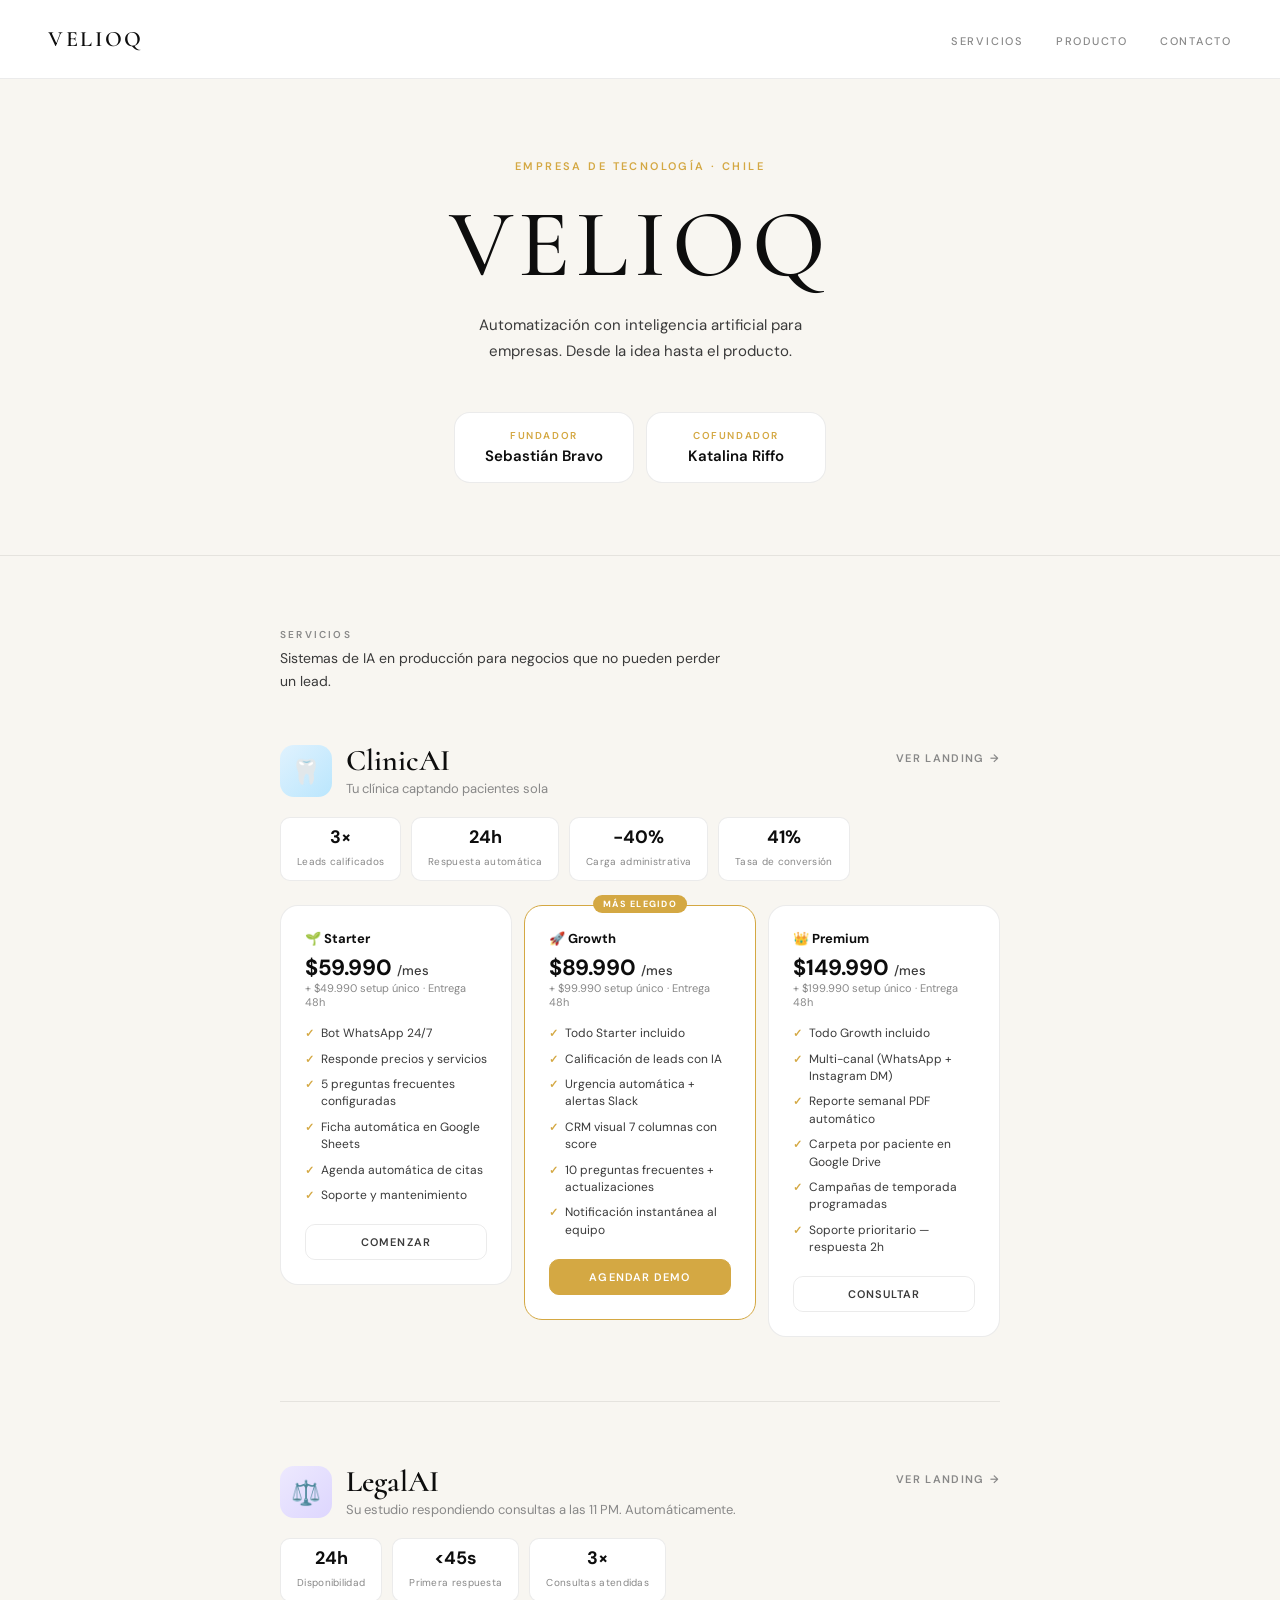
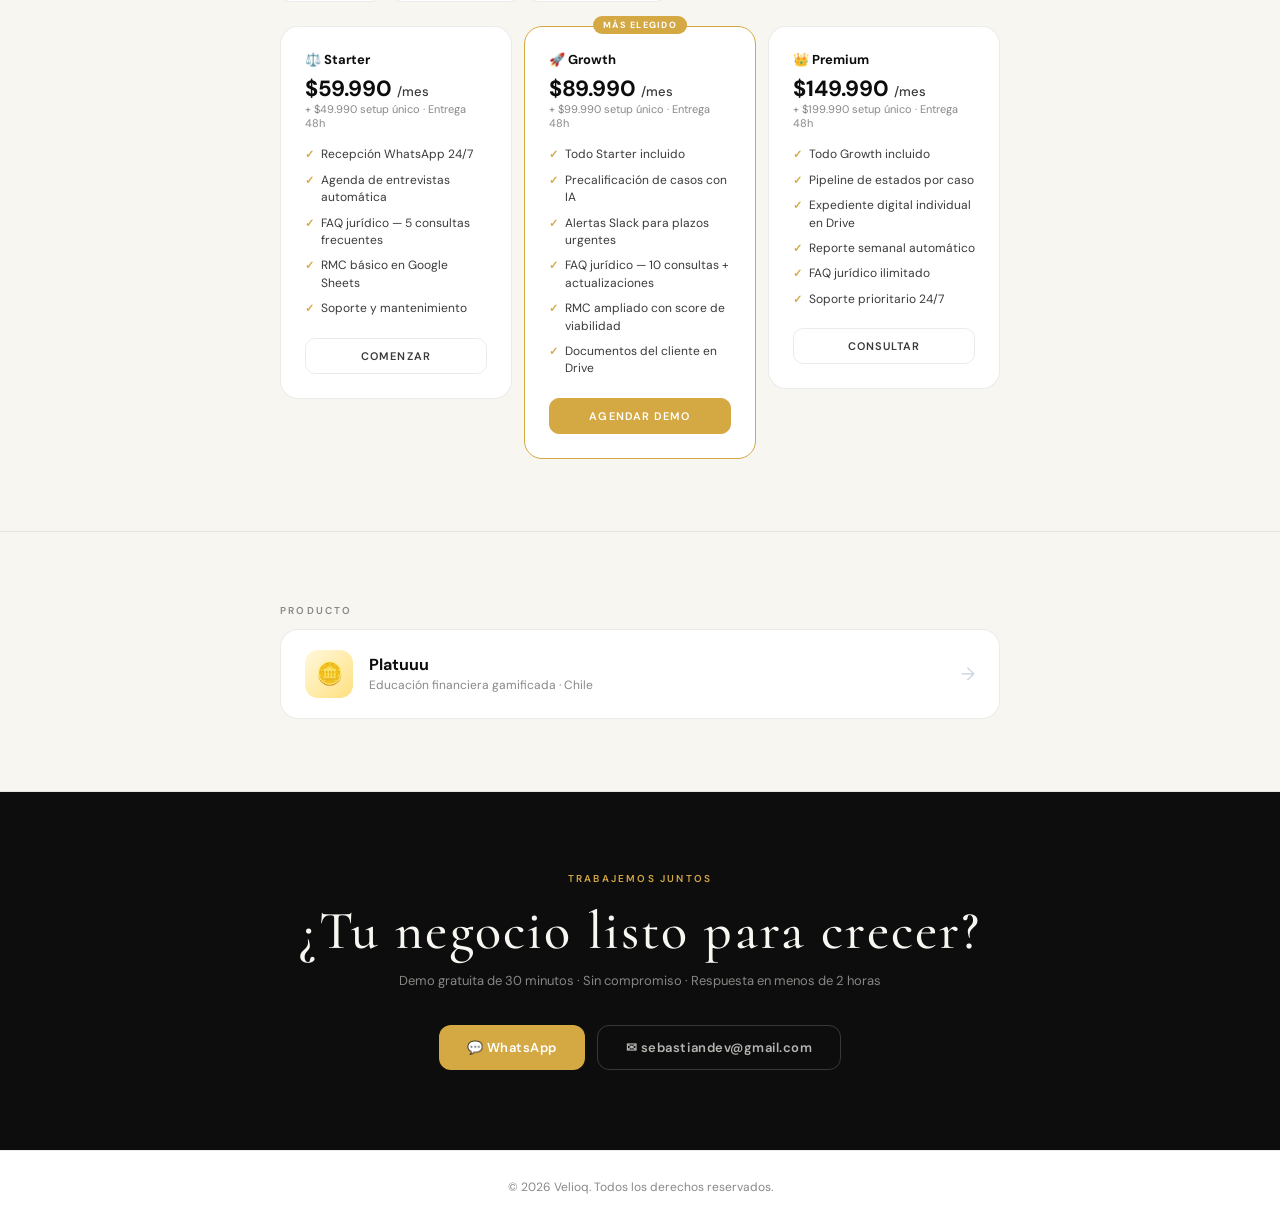
<file: index.html>
<!DOCTYPE html>
<html lang="es">
<head>
<meta charset="UTF-8">
<meta name="viewport" content="width=device-width, initial-scale=1.0">
<title>Velioq — Startup Studio</title>
<link rel="preconnect" href="https://fonts.googleapis.com">
<link rel="preconnect" href="https://fonts.gstatic.com" crossorigin>
<link href="https://fonts.googleapis.com/css2?family=DM+Sans:opsz,wght@9..40,300;9..40,400;9..40,500;9..40,600;9..40,700&family=Cormorant:wght@400;500;600&display=swap" rel="stylesheet">
<style>
  *, *::before, *::after { margin: 0; padding: 0; box-sizing: border-box; }

  :root {
    --gold: #D4A843;
    --ink: #0D0D0D;
    --ink2: #3A3A3A;
    --muted: #888;
    --bg: #F8F6F1;
    --surface: #FFFFFF;
    --border: rgba(0,0,0,0.08);
    --max-w: 720px;
  }

  html { scroll-behavior: smooth; }

  body {
    font-family: 'DM Sans', sans-serif;
    background: var(--bg);
    color: var(--ink);
  }

  nav {
    display: flex;
    align-items: center;
    justify-content: space-between;
    padding: 26px 48px;
    border-bottom: 1px solid var(--border);
    background: var(--surface);
    position: sticky;
    top: 0;
    z-index: 100;
  }

  .nav-logo {
    font-family: 'Cormorant', serif;
    font-size: 22px;
    font-weight: 600;
    letter-spacing: 0.12em;
    text-transform: uppercase;
    color: var(--ink);
    text-decoration: none;
  }

  .nav-links {
    display: flex;
    gap: 32px;
    list-style: none;
  }

  .nav-links a {
    font-size: 11px;
    font-weight: 500;
    letter-spacing: 0.16em;
    text-transform: uppercase;
    color: var(--muted);
    text-decoration: none;
    transition: color 0.18s;
  }

  .nav-links a:hover { color: var(--ink); }

  .hero {
    display: flex;
    flex-direction: column;
    align-items: center;
    padding: 80px 24px 72px;
    text-align: center;
    border-bottom: 1px solid var(--border);
  }

  .hero-label {
    font-size: 11px;
    font-weight: 600;
    letter-spacing: 0.22em;
    text-transform: uppercase;
    color: var(--gold);
    margin-bottom: 24px;
  }

  .hero-title {
    font-family: 'Cormorant', serif;
    font-size: clamp(52px, 10vw, 96px);
    font-weight: 500;
    letter-spacing: 0.06em;
    text-transform: uppercase;
    line-height: 1;
    color: var(--ink);
    margin-bottom: 20px;
  }

  .hero-sub {
    font-size: 15px;
    font-weight: 400;
    color: var(--ink2);
    max-width: 380px;
    line-height: 1.7;
    margin-bottom: 48px;
  }

  .team {
    display: flex;
    gap: 12px;
    flex-wrap: wrap;
    justify-content: center;
  }

  .team-chip {
    display: flex;
    flex-direction: column;
    align-items: center;
    gap: 4px;
    background: var(--surface);
    border: 1px solid var(--border);
    border-radius: 16px;
    padding: 16px 28px;
    min-width: 180px;
  }

  .team-role {
    font-size: 10px;
    font-weight: 600;
    letter-spacing: 0.16em;
    text-transform: uppercase;
    color: var(--gold);
  }

  .team-name {
    font-size: 15px;
    font-weight: 600;
    color: var(--ink);
  }

  .section {
    padding: 72px 24px;
    border-bottom: 1px solid var(--border);
  }

  .section-inner {
    max-width: var(--max-w);
    margin: 0 auto;
  }

  .section-label {
    font-size: 10px;
    font-weight: 600;
    letter-spacing: 0.22em;
    text-transform: uppercase;
    color: var(--muted);
    margin-bottom: 6px;
  }

  .section-intro {
    font-size: 14px;
    color: var(--ink2);
    line-height: 1.65;
    margin-bottom: 52px;
    max-width: 440px;
  }

  .service-block + .service-block {
    margin-top: 64px;
    padding-top: 64px;
    border-top: 1px solid var(--border);
  }

  .service-header {
    display: flex;
    align-items: flex-start;
    justify-content: space-between;
    gap: 12px;
    margin-bottom: 20px;
    flex-wrap: wrap;
  }

  .service-header-left {
    display: flex;
    align-items: center;
    gap: 14px;
  }

  .service-icon {
    width: 52px;
    height: 52px;
    border-radius: 14px;
    display: flex;
    align-items: center;
    justify-content: center;
    font-size: 24px;
    flex-shrink: 0;
  }

  .service-icon.clinic { background: linear-gradient(135deg, #E0F2FE, #BAE6FD); }
  .service-icon.legal  { background: linear-gradient(135deg, #EDE9FE, #DDD6FE); }

  .service-name {
    font-family: 'Cormorant', serif;
    font-size: 30px;
    font-weight: 600;
    color: var(--ink);
    line-height: 1;
    margin-bottom: 4px;
  }

  .service-tagline {
    font-size: 13px;
    color: var(--muted);
  }

  .service-link {
    font-size: 11px;
    font-weight: 600;
    letter-spacing: 0.12em;
    text-transform: uppercase;
    color: var(--muted);
    text-decoration: none;
    display: inline-flex;
    align-items: center;
    gap: 5px;
    white-space: nowrap;
    padding-top: 6px;
    transition: color 0.18s;
  }

  .service-link .arrow { transition: transform 0.18s; display: inline-block; }
  .service-link:hover { color: var(--ink); }
  .service-link:hover .arrow { transform: translateX(3px); }

  .metrics {
    display: flex;
    gap: 10px;
    margin-bottom: 24px;
    flex-wrap: wrap;
  }

  .metric {
    background: var(--surface);
    border: 1px solid var(--border);
    border-radius: 10px;
    padding: 10px 16px;
    text-align: center;
    min-width: 80px;
  }

  .metric-value {
    font-size: 18px;
    font-weight: 700;
    color: var(--ink);
    display: block;
    line-height: 1;
    margin-bottom: 3px;
  }

  .metric-label {
    font-size: 10px;
    color: var(--muted);
    letter-spacing: 0.03em;
    line-height: 1.3;
  }

  .plans-grid {
    display: grid;
    grid-template-columns: repeat(3, 1fr);
    gap: 12px;
    align-items: start;
  }

  .plan-card {
    background: var(--surface);
    border: 1px solid var(--border);
    border-radius: 18px;
    padding: 24px;
    display: flex;
    flex-direction: column;
    position: relative;
  }

  .plan-card.featured { border-color: var(--gold); }

  .plan-badge {
    position: absolute;
    top: -11px;
    left: 50%;
    transform: translateX(-50%);
    background: var(--gold);
    color: #fff;
    font-size: 9px;
    font-weight: 700;
    letter-spacing: 0.14em;
    text-transform: uppercase;
    padding: 3px 10px;
    border-radius: 20px;
    white-space: nowrap;
  }

  .plan-name {
    font-size: 13px;
    font-weight: 700;
    color: var(--ink);
    margin-bottom: 10px;
  }

  .plan-price {
    font-size: 22px;
    font-weight: 700;
    color: var(--ink);
    line-height: 1;
    margin-bottom: 2px;
  }

  .plan-price-unit {
    font-size: 13px;
    font-weight: 500;
    color: var(--ink2);
  }

  .plan-price-sub {
    font-size: 11px;
    color: var(--muted);
    margin-bottom: 16px;
  }

  .plan-features {
    list-style: none;
    display: flex;
    flex-direction: column;
    gap: 8px;
    flex: 1;
    margin-bottom: 20px;
  }

  .plan-features li {
    font-size: 12px;
    color: var(--ink2);
    display: flex;
    align-items: flex-start;
    gap: 7px;
    line-height: 1.45;
  }

  .plan-features li::before {
    content: '✓';
    color: var(--gold);
    font-size: 11px;
    font-weight: 700;
    flex-shrink: 0;
    margin-top: 1px;
  }

  .plan-btn {
    display: block;
    text-align: center;
    padding: 10px 16px;
    border-radius: 10px;
    font-size: 11px;
    font-weight: 600;
    letter-spacing: 0.1em;
    text-transform: uppercase;
    text-decoration: none;
    transition: background 0.18s, color 0.18s, border-color 0.18s;
    border: 1px solid var(--border);
    color: var(--ink2);
    background: transparent;
  }

  .plan-card.featured .plan-btn {
    background: var(--gold);
    border-color: var(--gold);
    color: #fff;
  }

  .plan-btn:hover {
    background: var(--ink);
    border-color: var(--ink);
    color: #fff;
  }

  .product-card {
    display: flex;
    align-items: center;
    justify-content: space-between;
    background: var(--surface);
    border: 1px solid var(--border);
    border-radius: 18px;
    padding: 20px 24px;
    text-decoration: none;
    color: inherit;
    transition: box-shadow 0.2s, transform 0.2s;
    margin-top: 12px;
  }

  .product-card:hover {
    box-shadow: 0 10px 36px rgba(0,0,0,0.09);
    transform: translateY(-2px);
  }

  .product-left {
    display: flex;
    align-items: center;
    gap: 16px;
  }

  .product-icon {
    width: 48px;
    height: 48px;
    border-radius: 13px;
    display: flex;
    align-items: center;
    justify-content: center;
    font-size: 22px;
    flex-shrink: 0;
    background: linear-gradient(135deg, #FFF8DC, #FFE080);
  }

  .product-name {
    font-size: 16px;
    font-weight: 700;
    color: var(--ink);
    margin-bottom: 2px;
  }

  .product-desc { font-size: 12px; color: var(--muted); }

  .product-arrow {
    font-size: 18px;
    color: #CBD5E1;
    transition: transform 0.18s, color 0.18s;
  }

  .product-card:hover .product-arrow {
    transform: translateX(4px);
    color: var(--ink2);
  }

  .cta-section {
    padding: 80px 24px;
    text-align: center;
    background: var(--ink);
  }

  .cta-label {
    font-size: 10px;
    font-weight: 600;
    letter-spacing: 0.22em;
    text-transform: uppercase;
    color: var(--gold);
    margin-bottom: 16px;
  }

  .cta-title {
    font-family: 'Cormorant', serif;
    font-size: clamp(32px, 6vw, 54px);
    font-weight: 500;
    color: #F8F6F1;
    letter-spacing: 0.04em;
    line-height: 1.1;
    margin-bottom: 12px;
  }

  .cta-sub {
    font-size: 13px;
    color: rgba(248,246,241,0.52);
    margin-bottom: 36px;
  }

  .cta-buttons {
    display: flex;
    gap: 12px;
    justify-content: center;
    flex-wrap: wrap;
  }

  .btn-primary {
    display: inline-flex;
    align-items: center;
    gap: 8px;
    padding: 13px 28px;
    background: var(--gold);
    color: #fff;
    border-radius: 12px;
    font-size: 13px;
    font-weight: 600;
    text-decoration: none;
    letter-spacing: 0.04em;
    transition: opacity 0.18s;
  }

  .btn-primary:hover { opacity: 0.86; }

  .btn-secondary {
    display: inline-flex;
    align-items: center;
    gap: 8px;
    padding: 13px 28px;
    background: transparent;
    color: rgba(248,246,241,0.72);
    border: 1px solid rgba(248,246,241,0.18);
    border-radius: 12px;
    font-size: 13px;
    font-weight: 600;
    text-decoration: none;
    letter-spacing: 0.04em;
    transition: border-color 0.18s, color 0.18s;
  }

  .btn-secondary:hover {
    border-color: rgba(248,246,241,0.44);
    color: #F8F6F1;
  }

  footer {
    text-align: center;
    padding: 28px;
    font-size: 12px;
    color: var(--muted);
    border-top: 1px solid var(--border);
    background: var(--surface);
  }

  @media (max-width: 680px) {
    nav { padding: 20px 24px; }
    .nav-links { display: none; }
    .hero { padding: 60px 20px 52px; }
    .team-chip { min-width: 140px; padding: 14px 20px; }
    .section { padding: 52px 20px; }
    .plans-grid { grid-template-columns: 1fr; }
    .service-header { flex-direction: column; }
    .cta-section { padding: 60px 20px; }
  }

  @media (min-width: 681px) and (max-width: 960px) {
    .plans-grid { grid-template-columns: 1fr 1fr; }
  }
</style>
</head>
<body>

<nav>
  <a class="nav-logo" href="/">Velioq</a>
  <ul class="nav-links">
    <li><a href="#servicios">Servicios</a></li>
    <li><a href="#producto">Producto</a></li>
    <li><a href="#contacto">Contacto</a></li>
  </ul>
</nav>

<main>

  <section class="hero">
    <p class="hero-label">Empresa de tecnología · Chile</p>
    <h1 class="hero-title">Velioq</h1>
    <p class="hero-sub">Automatización con inteligencia artificial para empresas. Desde la idea hasta el producto.</p>
    <div class="team">
      <div class="team-chip">
        <span class="team-role">Fundador</span>
        <span class="team-name">Sebastián Bravo</span>
      </div>
      <div class="team-chip">
        <span class="team-role">Cofundador</span>
        <span class="team-name">Katalina Riffo</span>
      </div>
    </div>
  </section>

  <section class="section" id="servicios">
    <div class="section-inner">
      <p class="section-label">Servicios</p>
      <p class="section-intro">Sistemas de IA en producción para negocios que no pueden perder un lead.</p>

      <!-- ClinicAI -->
      <div class="service-block">
        <div class="service-header">
          <div class="service-header-left">
            <div class="service-icon clinic">🦷</div>
            <div>
              <h2 class="service-name">ClinicAI</h2>
              <p class="service-tagline">Tu clínica captando pacientes sola</p>
            </div>
          </div>
          <a class="service-link" href="https://velioq-deploy.vercel.app/clinicai-dashboard.html" target="_blank">
            Ver landing <span class="arrow">→</span>
          </a>
        </div>

        <div class="metrics">
          <div class="metric">
            <span class="metric-value">3×</span>
            <span class="metric-label">Leads calificados</span>
          </div>
          <div class="metric">
            <span class="metric-value">24h</span>
            <span class="metric-label">Respuesta automática</span>
          </div>
          <div class="metric">
            <span class="metric-value">−40%</span>
            <span class="metric-label">Carga administrativa</span>
          </div>
          <div class="metric">
            <span class="metric-value">41%</span>
            <span class="metric-label">Tasa de conversión</span>
          </div>
        </div>

        <div class="plans-grid">
          <div class="plan-card">
            <p class="plan-name">🌱 Starter</p>
            <p class="plan-price">$59.990 <span class="plan-price-unit">/mes</span></p>
            <p class="plan-price-sub">+ $49.990 setup único · Entrega 48h</p>
            <ul class="plan-features">
              <li>Bot WhatsApp 24/7</li>
              <li>Responde precios y servicios</li>
              <li>5 preguntas frecuentes configuradas</li>
              <li>Ficha automática en Google Sheets</li>
              <li>Agenda automática de citas</li>
              <li>Soporte y mantenimiento</li>
            </ul>
            <a class="plan-btn" href="https://wa.me/56932446500?text=Hola%20Sebasti%C3%A1n%2C%20quiero%20contratar%20el%20plan%20Starter%20de%20ClinicAI" target="_blank">Comenzar</a>
          </div>

          <div class="plan-card featured">
            <span class="plan-badge">Más elegido</span>
            <p class="plan-name">🚀 Growth</p>
            <p class="plan-price">$89.990 <span class="plan-price-unit">/mes</span></p>
            <p class="plan-price-sub">+ $99.990 setup único · Entrega 48h</p>
            <ul class="plan-features">
              <li>Todo Starter incluido</li>
              <li>Calificación de leads con IA</li>
              <li>Urgencia automática + alertas Slack</li>
              <li>CRM visual 7 columnas con score</li>
              <li>10 preguntas frecuentes + actualizaciones</li>
              <li>Notificación instantánea al equipo</li>
            </ul>
            <a class="plan-btn" href="https://wa.me/56932446500?text=Hola%20Sebasti%C3%A1n%2C%20quiero%20contratar%20el%20plan%20Growth%20de%20ClinicAI" target="_blank">Agendar demo</a>
          </div>

          <div class="plan-card">
            <p class="plan-name">👑 Premium</p>
            <p class="plan-price">$149.990 <span class="plan-price-unit">/mes</span></p>
            <p class="plan-price-sub">+ $199.990 setup único · Entrega 48h</p>
            <ul class="plan-features">
              <li>Todo Growth incluido</li>
              <li>Multi-canal (WhatsApp + Instagram DM)</li>
              <li>Reporte semanal PDF automático</li>
              <li>Carpeta por paciente en Google Drive</li>
              <li>Campañas de temporada programadas</li>
              <li>Soporte prioritario — respuesta 2h</li>
            </ul>
            <a class="plan-btn" href="https://wa.me/56932446500?text=Hola%20Sebasti%C3%A1n%2C%20quiero%20contratar%20el%20plan%20Premium%20de%20ClinicAI" target="_blank">Consultar</a>
          </div>
        </div>
      </div>

      <!-- LegalAI -->
      <div class="service-block">
        <div class="service-header">
          <div class="service-header-left">
            <div class="service-icon legal">⚖️</div>
            <div>
              <h2 class="service-name">LegalAI</h2>
              <p class="service-tagline">Su estudio respondiendo consultas a las 11 PM. Automáticamente.</p>
            </div>
          </div>
          <a class="service-link" href="https://velioq-deploy.vercel.app/legalai-dashboard.html" target="_blank">
            Ver landing <span class="arrow">→</span>
          </a>
        </div>

        <div class="metrics">
          <div class="metric">
            <span class="metric-value">24h</span>
            <span class="metric-label">Disponibilidad</span>
          </div>
          <div class="metric">
            <span class="metric-value">&lt;45s</span>
            <span class="metric-label">Primera respuesta</span>
          </div>
          <div class="metric">
            <span class="metric-value">3×</span>
            <span class="metric-label">Consultas atendidas</span>
          </div>
        </div>

        <div class="plans-grid">
          <div class="plan-card">
            <p class="plan-name">⚖️ Starter</p>
            <p class="plan-price">$59.990 <span class="plan-price-unit">/mes</span></p>
            <p class="plan-price-sub">+ $49.990 setup único · Entrega 48h</p>
            <ul class="plan-features">
              <li>Recepción WhatsApp 24/7</li>
              <li>Agenda de entrevistas automática</li>
              <li>FAQ jurídico — 5 consultas frecuentes</li>
              <li>RMC básico en Google Sheets</li>
              <li>Soporte y mantenimiento</li>
            </ul>
            <a class="plan-btn" href="https://wa.me/56932446500?text=Hola%20Sebasti%C3%A1n%2C%20quiero%20contratar%20el%20plan%20Starter%20de%20LegalAI" target="_blank">Comenzar</a>
          </div>

          <div class="plan-card featured">
            <span class="plan-badge">Más elegido</span>
            <p class="plan-name">🚀 Growth</p>
            <p class="plan-price">$89.990 <span class="plan-price-unit">/mes</span></p>
            <p class="plan-price-sub">+ $99.990 setup único · Entrega 48h</p>
            <ul class="plan-features">
              <li>Todo Starter incluido</li>
              <li>Precalificación de casos con IA</li>
              <li>Alertas Slack para plazos urgentes</li>
              <li>FAQ jurídico — 10 consultas + actualizaciones</li>
              <li>RMC ampliado con score de viabilidad</li>
              <li>Documentos del cliente en Drive</li>
            </ul>
            <a class="plan-btn" href="https://wa.me/56932446500?text=Hola%20Sebasti%C3%A1n%2C%20quiero%20contratar%20el%20plan%20Growth%20de%20LegalAI" target="_blank">Agendar demo</a>
          </div>

          <div class="plan-card">
            <p class="plan-name">👑 Premium</p>
            <p class="plan-price">$149.990 <span class="plan-price-unit">/mes</span></p>
            <p class="plan-price-sub">+ $199.990 setup único · Entrega 48h</p>
            <ul class="plan-features">
              <li>Todo Growth incluido</li>
              <li>Pipeline de estados por caso</li>
              <li>Expediente digital individual en Drive</li>
              <li>Reporte semanal automático</li>
              <li>FAQ jurídico ilimitado</li>
              <li>Soporte prioritario 24/7</li>
            </ul>
            <a class="plan-btn" href="https://wa.me/56932446500?text=Hola%20Sebasti%C3%A1n%2C%20quiero%20contratar%20el%20plan%20Premium%20de%20LegalAI" target="_blank">Consultar</a>
          </div>
        </div>
      </div>

    </div>
  </section>

  <section class="section" id="producto">
    <div class="section-inner">
      <p class="section-label">Producto</p>
      <a class="product-card" href="https://platuuu.vercel.app" target="_blank">
        <div class="product-left">
          <div class="product-icon">🪙</div>
          <div>
            <div class="product-name">Platuuu</div>
            <div class="product-desc">Educación financiera gamificada · Chile</div>
          </div>
        </div>
        <span class="product-arrow">→</span>
      </a>
    </div>
  </section>

  <section class="cta-section" id="contacto">
    <p class="cta-label">Trabajemos juntos</p>
    <h2 class="cta-title">¿Tu negocio listo para crecer?</h2>
    <p class="cta-sub">Demo gratuita de 30 minutos · Sin compromiso · Respuesta en menos de 2 horas</p>
    <div class="cta-buttons">
      <a class="btn-primary" href="https://wa.me/56932446500?text=Hola%2C%20quiero%20una%20demo%20gratuita%20de%20Velioq" target="_blank">💬 WhatsApp</a>
      <a class="btn-secondary" href="mailto:sebastiandev@gmail.com">✉ sebastiandev@gmail.com</a>
    </div>
  </section>

</main>

<footer>
  © 2026 Velioq. Todos los derechos reservados.
</footer>

</body>
</html>
</file>
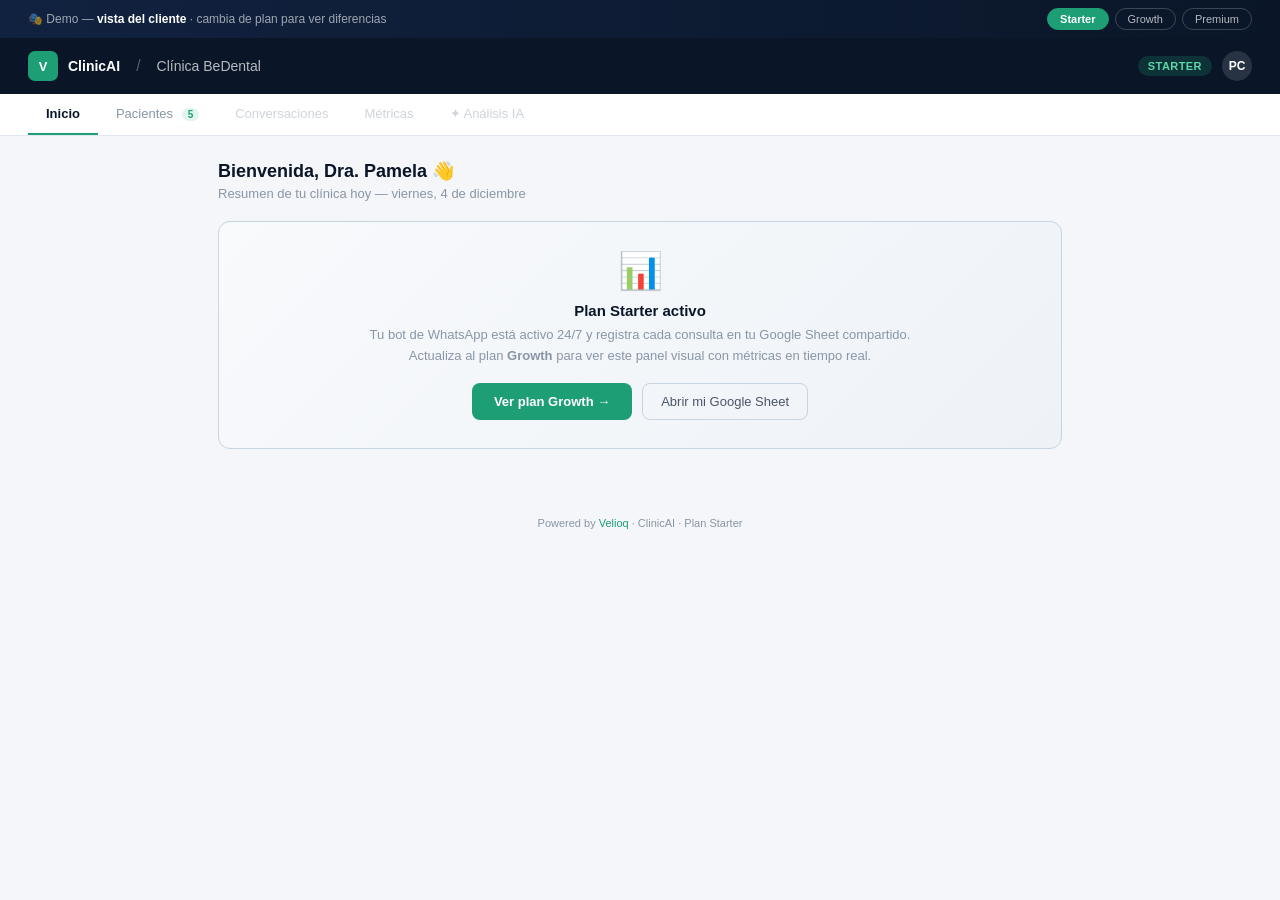
<file: clinicai-cliente.html>
<!DOCTYPE html>
<html lang="es">
<head>
<meta charset="UTF-8">
<meta name="viewport" content="width=device-width, initial-scale=1.0">
<title>ClinicAI — Panel de tu clínica</title>
<style>
*{box-sizing:border-box;margin:0;padding:0}
:root{
  --navy:#0A1628;--teal:#1D9E75;--teal-light:#E1F5EE;--teal-dark:#0F6E56;
  --bg:#f4f6f9;--white:#fff;
  --text:#0A1628;--text2:#4a5568;--text3:#8896a5;
  --border:#e2e8f0;--border2:#c8d4e0;
  --blue:#185FA5;--blue-bg:#E6F1FB;
  --amber:#BA7517;--amber-bg:#FAEEDA;
  --purple:#534AB7;--purple-bg:#EEEDFE;
  --coral:#D85A30;--coral-bg:#FAECE7;
  --gray:#888780;--gray-bg:#F1EFE8;
  --radius:8px;--radius-lg:12px;
  --shadow:0 1px 4px rgba(0,0,0,0.08);
  --shadow-lg:0 4px 18px rgba(0,0,0,0.12);
}
body{font-family:-apple-system,BlinkMacSystemFont,'Segoe UI',sans-serif;background:var(--bg);color:var(--text);min-height:100vh}

.topbar{background:var(--navy);padding:0 28px;height:56px;display:flex;align-items:center;justify-content:space-between;position:sticky;top:0;z-index:20}
.topbar-logo{display:flex;align-items:center;gap:10px}
.logo-mark{width:30px;height:30px;background:var(--teal);border-radius:7px;display:flex;align-items:center;justify-content:center;font-weight:700;font-size:13px;color:#fff}
.logo-text{font-size:14px;font-weight:600;color:#fff}
.logo-sep{color:rgba(255,255,255,.3);margin:0 6px}
.clinic-name-top{font-size:14px;color:rgba(255,255,255,.7)}
.topbar-right{display:flex;align-items:center;gap:10px}
.plan-chip{font-size:11px;padding:4px 10px;border-radius:20px;background:rgba(29,158,117,.2);color:#5DD6A8;font-weight:600;letter-spacing:.04em}
.plan-chip.growth{background:rgba(24,95,165,.25);color:#7ab8f5}
.plan-chip.premium{background:rgba(83,74,183,.25);color:#b0abf5}
.user-btn{width:30px;height:30px;border-radius:50%;background:rgba(255,255,255,.12);display:flex;align-items:center;justify-content:center;font-size:12px;font-weight:700;color:#fff;cursor:pointer}

.tabs-nav{background:var(--white);border-bottom:1px solid var(--border);padding:0 28px;display:flex;gap:0;position:sticky;top:56px;z-index:10}
.tab-btn{padding:12px 18px;font-size:13px;font-weight:500;color:var(--text3);border:none;background:none;cursor:pointer;border-bottom:2px solid transparent;transition:all .15s;white-space:nowrap;font-family:inherit}
.tab-btn:hover{color:var(--text)}
.tab-btn.active{color:var(--navy);border-bottom-color:var(--teal);font-weight:600}
.tab-btn.locked{opacity:.4;cursor:not-allowed}
.tab-badge{display:inline-block;font-size:10px;background:var(--teal-light);color:var(--teal);padding:1px 6px;border-radius:10px;margin-left:5px;font-weight:600}

.content{max-width:900px;margin:0 auto;padding:24px 28px}
.page{display:none}
.page.active{display:block}
.page-title{font-size:18px;font-weight:700;color:var(--navy);margin-bottom:4px}
.page-sub{font-size:13px;color:var(--text3);margin-bottom:20px}

.plan-locked{background:linear-gradient(135deg,#f8fafc,#eef2f7);border:1px solid var(--border2);border-radius:var(--radius-lg);padding:28px;text-align:center;margin-bottom:20px}
.plan-locked-icon{font-size:36px;margin-bottom:10px}
.plan-locked-title{font-size:15px;font-weight:700;color:var(--navy);margin-bottom:6px}
.plan-locked-sub{font-size:13px;color:var(--text3);margin-bottom:16px;line-height:1.6}
.btn-upgrade{background:var(--teal);color:#fff;border:none;padding:10px 22px;border-radius:var(--radius);font-size:13px;font-weight:600;cursor:pointer;transition:background .15s}
.btn-upgrade:hover{background:var(--teal-dark)}

.metrics{display:grid;grid-template-columns:repeat(3,1fr);gap:12px;margin-bottom:20px}
.metric-card{background:var(--white);border:1px solid var(--border);border-radius:var(--radius-lg);padding:16px 18px;position:relative;overflow:hidden}
.metric-card::before{content:'';position:absolute;top:0;left:0;right:0;height:3px}
.metric-card.c-teal::before{background:var(--teal)}
.metric-card.c-blue::before{background:var(--blue)}
.metric-card.c-amber::before{background:var(--amber)}
.metric-card.c-purple::before{background:var(--purple)}
.metric-label{font-size:11px;color:var(--text3);text-transform:uppercase;letter-spacing:.06em;margin-bottom:8px;font-weight:500}
.metric-val{font-size:26px;font-weight:700;color:var(--navy);line-height:1}
.metric-sub{font-size:11px;color:var(--text3);margin-top:5px}
.metric-icon{position:absolute;top:14px;right:14px;font-size:20px;opacity:.12}

.table-wrap{background:var(--white);border:1px solid var(--border);border-radius:var(--radius-lg);overflow:hidden}
.table-header{display:flex;align-items:center;justify-content:space-between;padding:14px 18px;border-bottom:1px solid var(--border)}
.table-title-text{font-size:14px;font-weight:600;color:var(--navy)}
.table-count-text{font-size:12px;color:var(--text3);margin-left:8px}
.toolbar{display:flex;gap:8px;align-items:center;margin-bottom:14px;flex-wrap:wrap}
.search-wrap{position:relative;flex:1;min-width:180px}
.search-icon{position:absolute;left:10px;top:50%;transform:translateY(-50%);color:var(--text3);font-size:14px}
.search-input{width:100%;padding:7px 12px 7px 30px;border:1px solid var(--border);border-radius:var(--radius);font-size:13px;color:var(--text);outline:none;transition:border .15s;background:#fff}
.search-input:focus{border-color:var(--teal)}
.filter-pill{font-size:12px;padding:5px 11px;border-radius:20px;border:1px solid var(--border);cursor:pointer;background:#fff;color:var(--text2);font-weight:500;transition:all .15s;white-space:nowrap}
.filter-pill:hover{border-color:var(--teal);color:var(--teal)}
.filter-pill.active{background:var(--navy);color:#fff;border-color:var(--navy)}
table{width:100%;border-collapse:collapse}
thead th{font-size:11px;color:var(--text3);text-transform:uppercase;letter-spacing:.06em;font-weight:600;padding:10px 16px;text-align:left;border-bottom:1px solid var(--border);background:#fafbfc}
tbody tr{border-bottom:1px solid var(--border);transition:background .1s}
tbody tr:last-child{border-bottom:none}
tbody tr:hover{background:#fafbfc}
td{padding:11px 16px;font-size:13px}
.pac-cell{display:flex;align-items:center;gap:10px}
.pac-avatar{width:32px;height:32px;border-radius:50%;display:flex;align-items:center;justify-content:center;font-size:12px;font-weight:700;flex-shrink:0}
.pac-name{font-weight:600;color:var(--navy);font-size:13px}
.pac-sub{font-size:11px;color:var(--text3);margin-top:1px}
.status-badge{font-size:11px;font-weight:600;padding:3px 9px;border-radius:20px;display:inline-flex;align-items:center;gap:4px;white-space:nowrap}
.interes-badge{font-size:11px;font-weight:500;padding:3px 8px;border-radius:6px;white-space:nowrap;background:var(--bg);color:var(--text2)}

.chat-list{display:flex;flex-direction:column;gap:8px}
.chat-card{background:var(--white);border:1px solid var(--border);border-radius:var(--radius-lg);padding:14px 16px;cursor:pointer;transition:all .15s}
.chat-card:hover{border-color:var(--teal);box-shadow:var(--shadow)}
.chat-card.unread{border-left:3px solid var(--teal)}
.chat-top{display:flex;align-items:center;gap:10px;margin-bottom:8px}
.chat-avatar{width:36px;height:36px;border-radius:50%;background:var(--teal-light);display:flex;align-items:center;justify-content:center;font-size:14px;font-weight:700;color:var(--teal);flex-shrink:0}
.chat-name{font-size:13px;font-weight:600;color:var(--navy)}
.chat-time{font-size:11px;color:var(--text3);margin-left:auto}
.chat-preview{font-size:12px;color:var(--text3);line-height:1.5}
.chat-bubble-wrap{margin-top:10px;display:none;flex-direction:column;gap:6px;border-top:1px solid var(--border);padding-top:10px}
.chat-bubble-wrap.open{display:flex}
.bubble{max-width:78%;padding:8px 12px;border-radius:12px;font-size:12px;line-height:1.5}
.bubble.pac{background:var(--bg);color:var(--text);border-bottom-left-radius:3px;align-self:flex-start}
.bubble.bot{background:var(--teal);color:#fff;border-bottom-right-radius:3px;align-self:flex-end}
.bubble-label{font-size:10px;color:var(--text3);margin-bottom:2px}
.bubble-label.right{text-align:right}

.stats-grid{display:grid;grid-template-columns:1fr 1fr;gap:14px;margin-bottom:14px}
.stat-card{background:var(--white);border:1px solid var(--border);border-radius:var(--radius-lg);padding:18px 20px}
.stat-card-title{font-size:13px;font-weight:600;color:var(--navy);margin-bottom:14px}
.bar-row{display:flex;align-items:center;gap:10px;margin-bottom:8px}
.bar-label{font-size:12px;color:var(--text2);width:90px;flex-shrink:0}
.bar-track{flex:1;height:8px;background:var(--bg);border-radius:4px;overflow:hidden}
.bar-fill{height:100%;border-radius:4px}
.bar-val{font-size:12px;font-weight:600;color:var(--navy);width:30px;text-align:right;flex-shrink:0}

/* ═══ PREMIUM EXCLUSIVO ═══ */
.ai-insight-card{background:linear-gradient(135deg,#0A1628,#112240);border:1px solid rgba(83,74,183,.4);border-radius:var(--radius-lg);padding:20px 22px;margin-bottom:14px;position:relative;overflow:hidden}
.ai-insight-card::before{content:'';position:absolute;top:0;right:0;width:200px;height:200px;background:radial-gradient(circle,rgba(83,74,183,.15),transparent 70%);pointer-events:none}
.ai-badge{display:inline-flex;align-items:center;gap:6px;font-size:11px;background:rgba(83,74,183,.3);color:#b0abf5;padding:4px 10px;border-radius:20px;font-weight:600;margin-bottom:12px}
.ai-title{font-size:15px;font-weight:700;color:#fff;margin-bottom:6px}
.ai-body{font-size:13px;color:rgba(255,255,255,.7);line-height:1.7;margin-bottom:14px}
.ai-highlight{color:#5DD6A8;font-weight:600}
.ai-recs{display:flex;flex-direction:column;gap:8px}
.ai-rec{display:flex;align-items:flex-start;gap:8px;background:rgba(255,255,255,.06);border-radius:var(--radius);padding:10px 12px}
.ai-rec-icon{font-size:16px;flex-shrink:0;margin-top:1px}
.ai-rec-text{font-size:12px;color:rgba(255,255,255,.75);line-height:1.5}
.ai-rec-text strong{color:#fff}

.resumen-card{background:var(--white);border:1px solid var(--border);border-radius:var(--radius-lg);padding:18px 20px;margin-bottom:14px}
.resumen-header{display:flex;align-items:center;justify-content:space-between;margin-bottom:14px}
.resumen-title{font-size:14px;font-weight:600;color:var(--navy)}
.resumen-fecha{font-size:11px;color:var(--text3);background:var(--bg);padding:3px 10px;border-radius:20px}
.resumen-row{display:flex;align-items:center;gap:12px;padding:8px 0;border-bottom:1px solid var(--border)}
.resumen-row:last-child{border-bottom:none}
.resumen-icon{width:32px;height:32px;border-radius:8px;display:flex;align-items:center;justify-content:center;font-size:15px;flex-shrink:0}
.resumen-label{font-size:13px;color:var(--text2);flex:1}
.resumen-val{font-size:14px;font-weight:700;color:var(--navy)}
.resumen-delta{font-size:11px;padding:2px 8px;border-radius:20px;font-weight:500}
.delta-up{background:var(--teal-light);color:var(--teal)}
.delta-down{background:var(--coral-bg);color:var(--coral)}

.kanban-wrap{display:flex;gap:10px;overflow-x:auto;padding-bottom:6px}
.k-col{min-width:160px;flex-shrink:0}
.k-head{display:flex;align-items:center;gap:6px;margin-bottom:8px}
.k-dot{width:8px;height:8px;border-radius:50%;flex-shrink:0}
.k-label{font-size:12px;font-weight:600;color:var(--navy)}
.k-count{font-size:10px;background:var(--bg);border:1px solid var(--border);padding:1px 7px;border-radius:20px;color:var(--text3)}
.k-card{background:var(--white);border:1px solid var(--border);border-radius:var(--radius);padding:9px 11px;margin-bottom:6px;cursor:pointer;transition:all .15s}
.k-card:hover{border-color:var(--teal)}
.k-card-name{font-size:12px;font-weight:600;color:var(--navy);margin-bottom:3px}
.k-card-sub{font-size:11px;color:var(--text3)}

.empty-state{text-align:center;padding:48px 20px}
.empty-icon{font-size:40px;margin-bottom:12px;opacity:.3}
.empty-title{font-size:15px;font-weight:600;color:var(--navy);margin-bottom:6px}
.empty-sub{font-size:13px;color:var(--text3)}

.footer{text-align:center;padding:24px;font-size:11px;color:var(--text3)}
.footer a{color:var(--teal);text-decoration:none}

.demo-bar{background:linear-gradient(90deg,#112240,#0A1628);padding:8px 28px;display:flex;align-items:center;gap:8px;font-size:12px;color:rgba(255,255,255,.6)}
.demo-bar strong{color:#fff}
.plan-select-btns{display:flex;gap:6px;margin-left:auto}
.plan-select-btn{font-size:11px;padding:4px 12px;border-radius:20px;border:1px solid rgba(255,255,255,.2);background:transparent;color:rgba(255,255,255,.7);cursor:pointer;transition:all .15s;font-family:inherit}
.plan-select-btn:hover{background:rgba(255,255,255,.1);color:#fff}
.plan-select-btn.on{background:var(--teal);border-color:var(--teal);color:#fff;font-weight:600}
.plan-select-btn.on.g{background:var(--blue);border-color:var(--blue)}
.plan-select-btn.on.p{background:var(--purple);border-color:var(--purple)}

/* PLAN FEATURE COMPARE */
.compare-row{display:flex;align-items:center;padding:9px 0;border-bottom:1px solid var(--border);gap:10px}
.compare-row:last-child{border-bottom:none}
.compare-feat{font-size:13px;color:var(--text2);flex:1}
.compare-icon{font-size:15px;width:22px;text-align:center}
</style>
</head>
<body>

<div class="demo-bar">
  <span>🎭 Demo — <strong>vista del cliente</strong> · cambia de plan para ver diferencias</span>
  <div class="plan-select-btns">
    <button class="plan-select-btn on" id="btn-starter" onclick="setPlan('starter',this)">Starter</button>
    <button class="plan-select-btn g" id="btn-growth" onclick="setPlan('growth',this)">Growth</button>
    <button class="plan-select-btn p" id="btn-premium" onclick="setPlan('premium',this)">Premium</button>
  </div>
</div>

<div class="topbar">
  <div class="topbar-logo">
    <div class="logo-mark">V</div>
    <div class="logo-text">ClinicAI</div>
    <span class="logo-sep">/</span>
    <span class="clinic-name-top" id="clinic-name-top">Clínica BeDental</span>
  </div>
  <div class="topbar-right">
    <span class="plan-chip" id="plan-chip-top">STARTER</span>
    <div class="user-btn" id="user-initials">PC</div>
  </div>
</div>

<div class="tabs-nav">
  <button class="tab-btn active" id="tab-inicio" onclick="goTab('inicio',this)">Inicio</button>
  <button class="tab-btn" id="tab-pacientes" onclick="goTab('pacientes',this)">Pacientes <span class="tab-badge" id="tab-pac-count">5</span></button>
  <button class="tab-btn locked" id="tab-conv" onclick="goTab('conversaciones',this)">Conversaciones</button>
  <button class="tab-btn locked" id="tab-met" onclick="goTab('metricas',this)">Métricas</button>
  <button class="tab-btn locked" id="tab-ia" onclick="goTab('ia',this)">✦ Análisis IA</button>
</div>

<div class="content">

  <!-- ═══ INICIO ═══ -->
  <div class="page active" id="page-inicio">
    <div class="page-title" id="inicio-title">Bienvenida, Dra. Pamela 👋</div>
    <div class="page-sub">Resumen de tu clínica hoy — <span id="today-str"></span></div>

    <div id="starter-banner" class="plan-locked">
      <div class="plan-locked-icon">📊</div>
      <div class="plan-locked-title">Plan Starter activo</div>
      <div class="plan-locked-sub">Tu bot de WhatsApp está activo 24/7 y registra cada consulta en tu Google Sheet compartido.<br>Actualiza al plan <strong>Growth</strong> para ver este panel visual con métricas en tiempo real.</div>
      <div style="display:flex;gap:10px;justify-content:center;flex-wrap:wrap">
        <button class="btn-upgrade" onclick="setPlanBtn('growth')">Ver plan Growth →</button>
        <button style="background:transparent;border:1px solid var(--border2);color:var(--text2);padding:10px 18px;border-radius:var(--radius);font-size:13px;cursor:pointer" onclick="window.open('#','_blank')">Abrir mi Google Sheet</button>
      </div>
    </div>

    <div id="growth-inicio" style="display:none">
      <div class="metrics">
        <div class="metric-card c-teal"><div class="metric-label">Consultas este mes</div><div class="metric-val">5</div><div class="metric-sub">vía WhatsApp bot</div><div class="metric-icon">💬</div></div>
        <div class="metric-card c-blue"><div class="metric-label">Citas agendadas</div><div class="metric-val">2</div><div class="metric-sub">confirmadas</div><div class="metric-icon">📅</div></div>
        <div class="metric-card c-amber"><div class="metric-label">Respuesta bot</div><div class="metric-val">100%</div><div class="metric-sub">24/7 activo</div><div class="metric-icon">⚡</div></div>
      </div>
      <div style="font-size:13px;font-weight:600;color:var(--navy);margin-bottom:10px">Últimas consultas</div>
      <div id="recent-list"></div>
    </div>

    <div id="premium-inicio" style="display:none">
      <div class="metrics" style="grid-template-columns:repeat(4,1fr)">
        <div class="metric-card c-teal"><div class="metric-label">Consultas</div><div class="metric-val">5</div><div class="metric-sub">este mes</div><div class="metric-icon">💬</div></div>
        <div class="metric-card c-blue"><div class="metric-label">Agendadas</div><div class="metric-val">2</div><div class="metric-sub">confirmadas</div><div class="metric-icon">📅</div></div>
        <div class="metric-card c-amber"><div class="metric-label">Conversión</div><div class="metric-val">40%</div><div class="metric-sub">vs 25% meta</div><div class="metric-icon">📈</div></div>
        <div class="metric-card c-purple"><div class="metric-label">Score IA</div><div class="metric-val">8.4</div><div class="metric-sub">rendimiento</div><div class="metric-icon">✦</div></div>
      </div>
      <!-- AI Weekly Summary -->
      <div class="resumen-card">
        <div class="resumen-header">
          <span class="resumen-title">📋 Resumen semanal automático</span>
          <span class="resumen-fecha">Semana 20 — Mayo 2026</span>
        </div>
        <div class="resumen-row"><div class="resumen-icon" style="background:var(--teal-light)">💬</div><div class="resumen-label">Consultas recibidas</div><div class="resumen-val">5</div><span class="resumen-delta delta-up">+18% vs semana anterior</span></div>
        <div class="resumen-row"><div class="resumen-icon" style="background:var(--blue-bg)">📅</div><div class="resumen-label">Citas confirmadas</div><div class="resumen-val">2</div><span class="resumen-delta delta-up">+1 vs semana anterior</span></div>
        <div class="resumen-row"><div class="resumen-icon" style="background:var(--amber-bg)">⏰</div><div class="resumen-label">Tiempo promedio respuesta</div><div class="resumen-val">&lt; 30 seg</div><span class="resumen-delta delta-up">Bot activo 24/7</span></div>
        <div class="resumen-row"><div class="resumen-icon" style="background:var(--purple-bg)">🏆</div><div class="resumen-label">Servicio más consultado</div><div class="resumen-val">Blanqueamiento</div><span class="resumen-delta delta-up">40% consultas</span></div>
      </div>
      <div style="font-size:13px;font-weight:600;color:var(--navy);margin-bottom:10px">Últimas consultas</div>
      <div id="recent-list-premium"></div>
    </div>
  </div>

  <!-- ═══ PACIENTES ═══ -->
  <div class="page" id="page-pacientes">
    <div class="page-title">Pacientes</div>
    <div class="page-sub">Personas que escribieron a tu WhatsApp</div>

    <div id="pac-starter" class="plan-locked">
      <div class="plan-locked-icon">📋</div>
      <div class="plan-locked-title">Tus pacientes están en Google Sheets</div>
      <div class="plan-locked-sub">Con el plan Starter los datos se guardan en tu hoja compartida.<br>El panel visual de pacientes está disponible desde el plan <strong>Growth</strong>.</div>
      <div style="display:flex;gap:10px;justify-content:center;flex-wrap:wrap">
        <button class="btn-upgrade" onclick="setPlanBtn('growth')">Ver panel Growth →</button>
        <button style="background:transparent;border:1px solid var(--border2);color:var(--text2);padding:10px 18px;border-radius:var(--radius);font-size:13px;cursor:pointer">Abrir Google Sheet</button>
      </div>
    </div>

    <div id="pac-table-section" style="display:none">
      <div class="toolbar">
        <div class="search-wrap"><span class="search-icon">⌕</span><input class="search-input" id="pac-search" placeholder="Buscar paciente..." oninput="renderPacientes()"></div>
        <button class="filter-pill active" onclick="setPacFilter('Todos',this)">Todos (5)</button>
        <button class="filter-pill" onclick="setPacFilter('Urgente',this)">Urgente (1)</button>
        <button class="filter-pill" onclick="setPacFilter('Agendado',this)">Agendado (2)</button>
        <button class="filter-pill" onclick="setPacFilter('Pendiente',this)">Pendiente (2)</button>
      </div>
      <div class="table-wrap">
        <div class="table-header"><div><span class="table-title-text">Pacientes recibidos</span><span class="table-count-text" id="pac-count-text">5 pacientes</span></div></div>
        <div id="pac-table-body"></div>
      </div>
    </div>
  </div>

  <!-- ═══ CONVERSACIONES ═══ -->
  <div class="page" id="page-conversaciones">
    <div class="page-title">Conversaciones</div>
    <div class="page-sub">Mensajes recibidos por tu bot de WhatsApp · clic para expandir</div>
    <div id="conv-starter" class="plan-locked">
      <div class="plan-locked-icon">💬</div>
      <div class="plan-locked-title">Historial de conversaciones</div>
      <div class="plan-locked-sub">Disponible desde el plan Growth.</div>
      <button class="btn-upgrade" onclick="setPlanBtn('growth')">Ver con Growth →</button>
    </div>
    <div id="conv-list-section" style="display:none">
      <div class="chat-list" id="chat-list"></div>
    </div>
  </div>

  <!-- ═══ MÉTRICAS ═══ -->
  <div class="page" id="page-metricas">
    <div class="page-title">Métricas</div>
    <div class="page-sub">Análisis de rendimiento de tu clínica</div>
    <div id="met-starter" class="plan-locked">
      <div class="plan-locked-icon">📈</div>
      <div class="plan-locked-title">Métricas detalladas</div>
      <div class="plan-locked-sub">Disponible desde el plan Growth.</div>
      <button class="btn-upgrade" onclick="setPlanBtn('growth')">Desbloquear →</button>
    </div>
    <div id="met-growth" style="display:none">
      <div class="metrics">
        <div class="metric-card c-teal"><div class="metric-label">Total consultas</div><div class="metric-val">5</div><div class="metric-sub">este mes</div></div>
        <div class="metric-card c-blue"><div class="metric-label">Agendados</div><div class="metric-val">2</div><div class="metric-sub">de 5 consultas</div></div>
        <div class="metric-card c-amber"><div class="metric-label">Conversión</div><div class="metric-val">40%</div><div class="metric-sub">consulta → cita</div></div>
      </div>
      <div class="stats-grid">
        <div class="stat-card"><div class="stat-card-title">Por tipo de consulta</div><div id="stats-tipo"></div></div>
        <div class="stat-card"><div class="stat-card-title">Por estado</div><div id="stats-estado"></div></div>
      </div>
    </div>
    <!-- Premium: Kanban + export -->
    <div id="met-premium-extra" style="display:none">
      <div class="stats-grid">
        <div class="stat-card">
          <div class="stat-card-title">⊞ Vista Kanban de pacientes</div>
          <div class="kanban-wrap" id="kanban-pac"></div>
        </div>
        <div class="stat-card">
          <div class="stat-card-title">📁 Exportar datos</div>
          <div style="padding:8px 0">
            <div style="font-size:13px;color:var(--text2);margin-bottom:14px;line-height:1.6">Descarga el historial completo de pacientes en formato CSV compatible con Excel.</div>
            <button class="btn-upgrade" onclick="exportCSV()">⬇ Descargar CSV</button>
            <div style="font-size:11px;color:var(--text3);margin-top:10px">Incluye: nombre, teléfono, interés, estado, fecha</div>
          </div>
        </div>
      </div>
    </div>
  </div>

  <!-- ═══ ANÁLISIS IA (PREMIUM EXCLUSIVO) ═══ -->
  <div class="page" id="page-ia">
    <div class="page-title">✦ Análisis IA</div>
    <div class="page-sub">Inteligencia artificial analizando el comportamiento de tus pacientes</div>

    <div id="ia-locked" class="plan-locked">
      <div class="plan-locked-icon">✦</div>
      <div class="plan-locked-title">Análisis IA — exclusivo Premium</div>
      <div class="plan-locked-sub">Recibe recomendaciones inteligentes basadas en los patrones de consulta de tus pacientes.<br>Solo disponible en el plan <strong>Premium</strong>.</div>
      <button class="btn-upgrade" onclick="setPlanBtn('premium')">Ver con Premium →</button>
    </div>

    <div id="ia-content" style="display:none">
      <!-- Insight card principal -->
      <div class="ai-insight-card">
        <div class="ai-badge">✦ Claude AI · Análisis semanal</div>
        <div class="ai-title">Resumen inteligente de tu clínica</div>
        <div class="ai-body">
          Esta semana recibiste <span class="ai-highlight">5 consultas</span> vía WhatsApp, un <span class="ai-highlight">+18% vs la semana anterior</span>. 
          El servicio más consultado fue <span class="ai-highlight">blanqueamiento dental (40%)</span>, seguido de limpiezas (20%) y ortodoncia (20%).
          Tu tasa de conversión es <span class="ai-highlight">40%</span>, superando la meta del 25%. 
          El bot respondió el <span class="ai-highlight">100% de los mensajes en menos de 30 segundos</span>.
        </div>
        <div class="ai-recs">
          <div class="ai-rec">
            <div class="ai-rec-icon">💡</div>
            <div class="ai-rec-text"><strong>Oportunidad de marketing:</strong> El 40% de tus consultas son sobre blanqueamiento. Publicar una promoción en Instagram esta semana podría duplicar las consultas de este servicio.</div>
          </div>
          <div class="ai-rec">
            <div class="ai-rec-icon">⏰</div>
            <div class="ai-rec-text"><strong>Seguimiento pendiente:</strong> Tienes 2 pacientes en estado "Pendiente" sin confirmar cita hace más de 24h. Te recomendamos contactarlos hoy antes de que busquen otra clínica.</div>
          </div>
          <div class="ai-rec">
            <div class="ai-rec-icon">📈</div>
            <div class="ai-rec-text"><strong>Tendencia positiva:</strong> Las consultas de ortodoncia aumentaron un 20% esta semana. Considera destacar este servicio en tu perfil de WhatsApp Business.</div>
          </div>
        </div>
      </div>

      <!-- Comparativa semanas -->
      <div class="resumen-card">
        <div class="resumen-header">
          <span class="resumen-title">📊 Comparativa últimas 4 semanas</span>
          <span class="resumen-fecha">Mayo 2026</span>
        </div>
        <div style="padding:10px 0">
          <div class="bar-row"><span class="bar-label">Semana 17</span><div class="bar-track"><div class="bar-fill" style="width:40%;background:var(--teal)"></div></div><span class="bar-val">2</span></div>
          <div class="bar-row"><span class="bar-label">Semana 18</span><div class="bar-track"><div class="bar-fill" style="width:60%;background:var(--teal)"></div></div><span class="bar-val">3</span></div>
          <div class="bar-row"><span class="bar-label">Semana 19</span><div class="bar-track"><div class="bar-fill" style="width:80%;background:var(--blue)"></div></div><span class="bar-val">4</span></div>
          <div class="bar-row"><span class="bar-label" style="font-weight:600;color:var(--navy)">Semana 20</span><div class="bar-track"><div class="bar-fill" style="width:100%;background:var(--purple)"></div></div><span class="bar-val" style="font-weight:700;color:var(--purple)">5</span></div>
        </div>
      </div>

      <!-- Predicción -->
      <div class="ai-insight-card" style="background:linear-gradient(135deg,#0d1f14,#0f2a1c)">
        <div class="ai-badge" style="background:rgba(29,158,117,.3);color:#5DD6A8">📡 Predicción IA — próxima semana</div>
        <div class="ai-title" style="font-size:14px">Se estiman <span style="color:#5DD6A8">6–8 consultas</span> la próxima semana</div>
        <div class="ai-body" style="font-size:12px;margin-bottom:0">Basado en la tendencia creciente de las últimas 4 semanas y el aumento de búsquedas locales de blanqueamiento dental en Cabrero. Asegúrate de tener disponibilidad en agenda.</div>
      </div>
    </div>
  </div>

</div>

<div class="footer">Powered by <a href="#">Velioq</a> · ClinicAI · <span id="footer-plan">Plan Starter</span></div>

<script>
const AV=["#1D9E75","#185FA5","#534AB7","#D85A30","#BA7517","#888780"];
function av(n){let h=0;for(let c of n)h=(h*31+c.charCodeAt(0))%AV.length;return AV[h];}

const CLINICS={
  starter:{name:"Clínica BeDental",doc:"Dra. Pamela",initials:"PC",chip:"STARTER",chipClass:""},
  growth:{name:"Joydent",doc:"Dra. Johana",initials:"JM",chip:"GROWTH",chipClass:"growth"},
  premium:{name:"Estética Renova",doc:"Dra. Carolina",initials:"CS",chip:"PREMIUM",chipClass:"premium"},
};

const PACS=[
  {nombre:"María González",tel:"+56 9 1111 2222",interes:"Blanqueamiento dental",estado:"Agendado",hora:"10:30 AM",msg:"Hola, quiero info sobre blanqueamiento",resp:"¡Hola! El blanqueamiento dental tiene valor de $120.000. ¿Te gustaría agendar evaluación gratuita?"},
  {nombre:"Carlos Mendoza",tel:"+56 9 3333 4444",interes:"Limpieza dental",estado:"Pendiente",hora:"11:15 AM",msg:"Cuánto cuesta una limpieza?",resp:"La limpieza dental vale $35.000 e incluye examen completo. ¿Qué día te acomoda esta semana?"},
  {nombre:"Ana Torres",tel:"+56 9 5555 6666",interes:"Dolor muela urgente",estado:"Urgente",hora:"12:00 PM",msg:"Tengo mucho dolor en una muela, es urgente",resp:"Entendemos que es urgente. Tenemos disponibilidad hoy a las 3 PM. ¿Confirmas?"},
  {nombre:"Pedro Rojas",tel:"+56 9 7777 8888",interes:"Ortodoncia",estado:"Agendado",hora:"2:00 PM",msg:"Me interesa poner brackets, tienen ortodoncia?",resp:"¡Sí! Tenemos ortodoncia. Agenda evaluación gratuita para que la Dra. te oriente."},
  {nombre:"Lucía Vargas",tel:"+56 9 9999 0000",interes:"Implante dental",estado:"Pendiente",hora:"3:30 PM",msg:"Cuánto vale un implante dental?",resp:"Los implantes parten desde $850.000 con corona incluida. Te agendamos evaluación sin costo."},
];

const SCFG={Agendado:{c:"#1D9E75",bg:"#E1F5EE",d:"#1D9E75"},Urgente:{c:"#D85A30",bg:"#FAECE7",d:"#D85A30"},Pendiente:{c:"#BA7517",bg:"#FAEEDA",d:"#BA7517"}};
function sBadge(s){const c=SCFG[s]||{c:"#888",bg:"#eee",d:"#888"};return`<span class="status-badge" style="background:${c.bg};color:${c.c}"><span style="width:6px;height:6px;border-radius:50%;background:${c.d};display:inline-block"></span>${s}</span>`;}

let currentPlan="starter";
let pacFilter="Todos";

function setPlan(plan,btn){
  currentPlan=plan;
  document.querySelectorAll(".plan-select-btn").forEach(b=>b.classList.remove("on"));
  btn.classList.add("on");
  const cl=CLINICS[plan];
  document.getElementById("clinic-name-top").textContent=cl.name;
  const chip=document.getElementById("plan-chip-top");
  chip.textContent=cl.chip;chip.className="plan-chip "+cl.chipClass;
  document.getElementById("user-initials").textContent=cl.initials;
  document.getElementById("inicio-title").textContent="Bienvenida, "+cl.doc+" 👋";
  document.getElementById("footer-plan").textContent="Plan "+cl.chip.charAt(0)+cl.chip.slice(1).toLowerCase();
  applyVisibility();
  renderAll();
}

function setPlanBtn(plan){
  const btn=document.getElementById("btn-"+plan);
  setPlan(plan,btn);
}

function applyVisibility(){
  const s=currentPlan==="starter";
  const g=currentPlan==="growth"||currentPlan==="premium";
  const p=currentPlan==="premium";

  // Inicio
  show("starter-banner",s);show("growth-inicio",currentPlan==="growth");show("premium-inicio",p);

  // Pacientes
  show("pac-starter",s);show("pac-table-section",g||p);

  // Conv
  show("conv-starter",s);show("conv-list-section",g||p);

  // Métricas
  show("met-starter",s);show("met-growth",g||p);show("met-premium-extra",p);

  // IA
  show("ia-locked",!p);show("ia-content",p);

  // Tabs
  const lockClass=(tab,locked)=>{
    const el=document.getElementById("tab-"+tab);
    el.classList.toggle("locked",locked&&s);
  };
  lockClass("conv",s);lockClass("met",s);
  const iaTab=document.getElementById("tab-ia");
  iaTab.classList.toggle("locked",!p);
  if(p)iaTab.style.opacity="1"; else iaTab.style.opacity="0.4";
}

function show(id,visible){const el=document.getElementById(id);if(el)el.style.display=visible?"block":"none";}

function renderAll(){renderRecent();renderPacientes();renderConversaciones();renderMetricas();renderKanban();}

function renderRecent(){
  ["recent-list","recent-list-premium"].forEach(id=>{
    const el=document.getElementById(id);if(!el)return;
    el.innerHTML=PACS.slice(0,3).map(p=>{const ac=av(p.nombre);return`<div style="background:var(--white);border:1px solid var(--border);border-radius:var(--radius-lg);padding:11px 14px;margin-bottom:8px;display:flex;align-items:center;gap:10px"><div class="pac-avatar" style="background:${ac}20;color:${ac}">${p.nombre[0]}</div><div style="flex:1"><div style="font-size:13px;font-weight:600;color:var(--navy)">${p.nombre}</div><div style="font-size:12px;color:var(--text3)">${p.interes} · ${p.hora}</div></div>${sBadge(p.estado)}</div>`;}).join("");
  });
}

let pacFilt="Todos";
function setPacFilter(f,btn){pacFilt=f;document.querySelectorAll(".filter-pill").forEach(b=>b.classList.remove("active"));btn.classList.add("active");renderPacientes();}

function renderPacientes(){
  const el=document.getElementById("pac-table-body");if(!el)return;
  const q=(document.getElementById("pac-search")||{value:""}).value.toLowerCase();
  const filtered=PACS.filter(p=>{
    const mq=!q||p.nombre.toLowerCase().includes(q)||p.interes.toLowerCase().includes(q);
    const mf=pacFilt==="Todos"||p.estado===pacFilt;
    return mq&&mf;
  });
  const cnt=document.getElementById("pac-count-text");if(cnt)cnt.textContent=filtered.length+" paciente"+(filtered.length!==1?"s":"");
  if(!filtered.length){el.innerHTML=`<div class="empty-state"><div class="empty-icon">👤</div><div class="empty-title">Sin resultados</div><div class="empty-sub">Prueba otro filtro</div></div>`;return;}
  el.innerHTML=`<table><thead><tr><th>Paciente</th><th>Interés</th><th>Estado</th><th>Hora</th></tr></thead><tbody>${filtered.map(p=>{const ac=av(p.nombre);return`<tr><td><div class="pac-cell"><div class="pac-avatar" style="background:${ac}20;color:${ac}">${p.nombre[0]}</div><div><div class="pac-name">${p.nombre}</div><div class="pac-sub">${p.tel}</div></div></div></td><td><span class="interes-badge">${p.interes}</span></td><td>${sBadge(p.estado)}</td><td><div style="font-size:12px;color:var(--text2)">${p.hora}</div></td></tr>`;}).join("")}</tbody></table>`;
}

function renderConversaciones(){
  const el=document.getElementById("chat-list");if(!el)return;
  el.innerHTML=PACS.map((p,i)=>{const ac=av(p.nombre);return`<div class="chat-card${i<2?" unread":""}"><div class="chat-top"><div class="chat-avatar" style="background:${ac}20;color:${ac}">${p.nombre[0]}</div><div style="flex:1"><div class="chat-name">${p.nombre}</div><div style="font-size:11px;color:var(--text3)">${p.tel}</div></div><div class="chat-time">${p.hora}</div>${i<2?'<div style="width:8px;height:8px;border-radius:50%;background:var(--teal);flex-shrink:0"></div>':""}</div><div class="chat-preview">${p.msg}</div><div class="chat-bubble-wrap" id="bub-${i}"><div class="bubble-label">Paciente</div><div class="bubble pac">${p.msg}</div><div class="bubble-label right">Bot ClinicAI</div><div class="bubble bot">${p.resp}</div></div></div>`;}).join("");
  document.querySelectorAll(".chat-card").forEach((card,i)=>{card.addEventListener("click",()=>document.getElementById("bub-"+i).classList.toggle("open"));});
}

function renderMetricas(){
  const tipos={};PACS.forEach(p=>{tipos[p.interes]=(tipos[p.interes]||0)+1;});
  const estados={};PACS.forEach(p=>{estados[p.estado]=(estados[p.estado]||0)+1;});
  const TCOLORS=["#1D9E75","#185FA5","#534AB7","#D85A30","#BA7517"];
  const maxT=Math.max(...Object.values(tipos));
  const maxE=Math.max(...Object.values(estados));
  const te=document.getElementById("stats-tipo");
  if(te)te.innerHTML=Object.entries(tipos).map(([k,v],i)=>`<div class="bar-row"><span class="bar-label" style="font-size:11px;width:110px">${k.length>15?k.slice(0,14)+"…":k}</span><div class="bar-track"><div class="bar-fill" style="width:${Math.round(v/maxT*100)}%;background:${TCOLORS[i%TCOLORS.length]}"></div></div><span class="bar-val">${v}</span></div>`).join("");
  const se=document.getElementById("stats-estado");
  if(se)se.innerHTML=Object.entries(estados).map(([k,v])=>{const c=SCFG[k]||{d:"#888"};return`<div class="bar-row"><span class="bar-label">${k}</span><div class="bar-track"><div class="bar-fill" style="width:${Math.round(v/maxE*100)}%;background:${c.d}"></div></div><span class="bar-val">${v}</span></div>`;}).join("");
}

function renderKanban(){
  const el=document.getElementById("kanban-pac");if(!el)return;
  const order=["Urgente","Pendiente","Agendado"];
  el.innerHTML=order.map(s=>{
    const items=PACS.filter(p=>p.estado===s);
    const c=SCFG[s]||{d:"#888"};
    return`<div class="k-col"><div class="k-head"><div class="k-dot" style="background:${c.d}"></div><span class="k-label">${s}</span><span class="k-count">${items.length}</span></div>${items.map(p=>`<div class="k-card"><div class="k-card-name">${p.nombre.split(" ")[0]}</div><div class="k-card-sub">${p.interes.slice(0,18)}…</div></div>`).join("")}${items.length===0?`<div style="background:var(--bg);border:1px dashed var(--border2);border-radius:var(--radius);padding:12px;text-align:center;font-size:11px;color:var(--text3)">Sin pacientes</div>`:""}</div>`;
  }).join("");
}

function exportCSV(){
  const rows=[["Nombre","Teléfono","Interés","Estado","Hora"],...PACS.map(p=>[p.nombre,p.tel,p.interes,p.estado,p.hora])];
  const a=document.createElement("a");a.href="data:text/csv;charset=utf-8,"+encodeURIComponent(rows.map(r=>r.join(",")).join("\n"));a.download="pacientes_clinicai.csv";a.click();
}

function goTab(tab,btn){
  const s=currentPlan==="starter";const p=currentPlan==="premium";
  if(s&&(tab==="conversaciones"||tab==="metricas"||tab==="ia"))return;
  if(!p&&tab==="ia")return;
  document.querySelectorAll(".page").forEach(pg=>pg.classList.remove("active"));
  document.querySelectorAll(".tab-btn").forEach(b=>b.classList.remove("active"));
  document.getElementById("page-"+tab).classList.add("active");
  btn.classList.add("active");
}

// Init
document.getElementById("today-str").textContent=new Date().toLocaleDateString("es-CL",{weekday:"long",day:"numeric",month:"long"});
applyVisibility();renderAll();
</script>
</body>
</html>
</file>
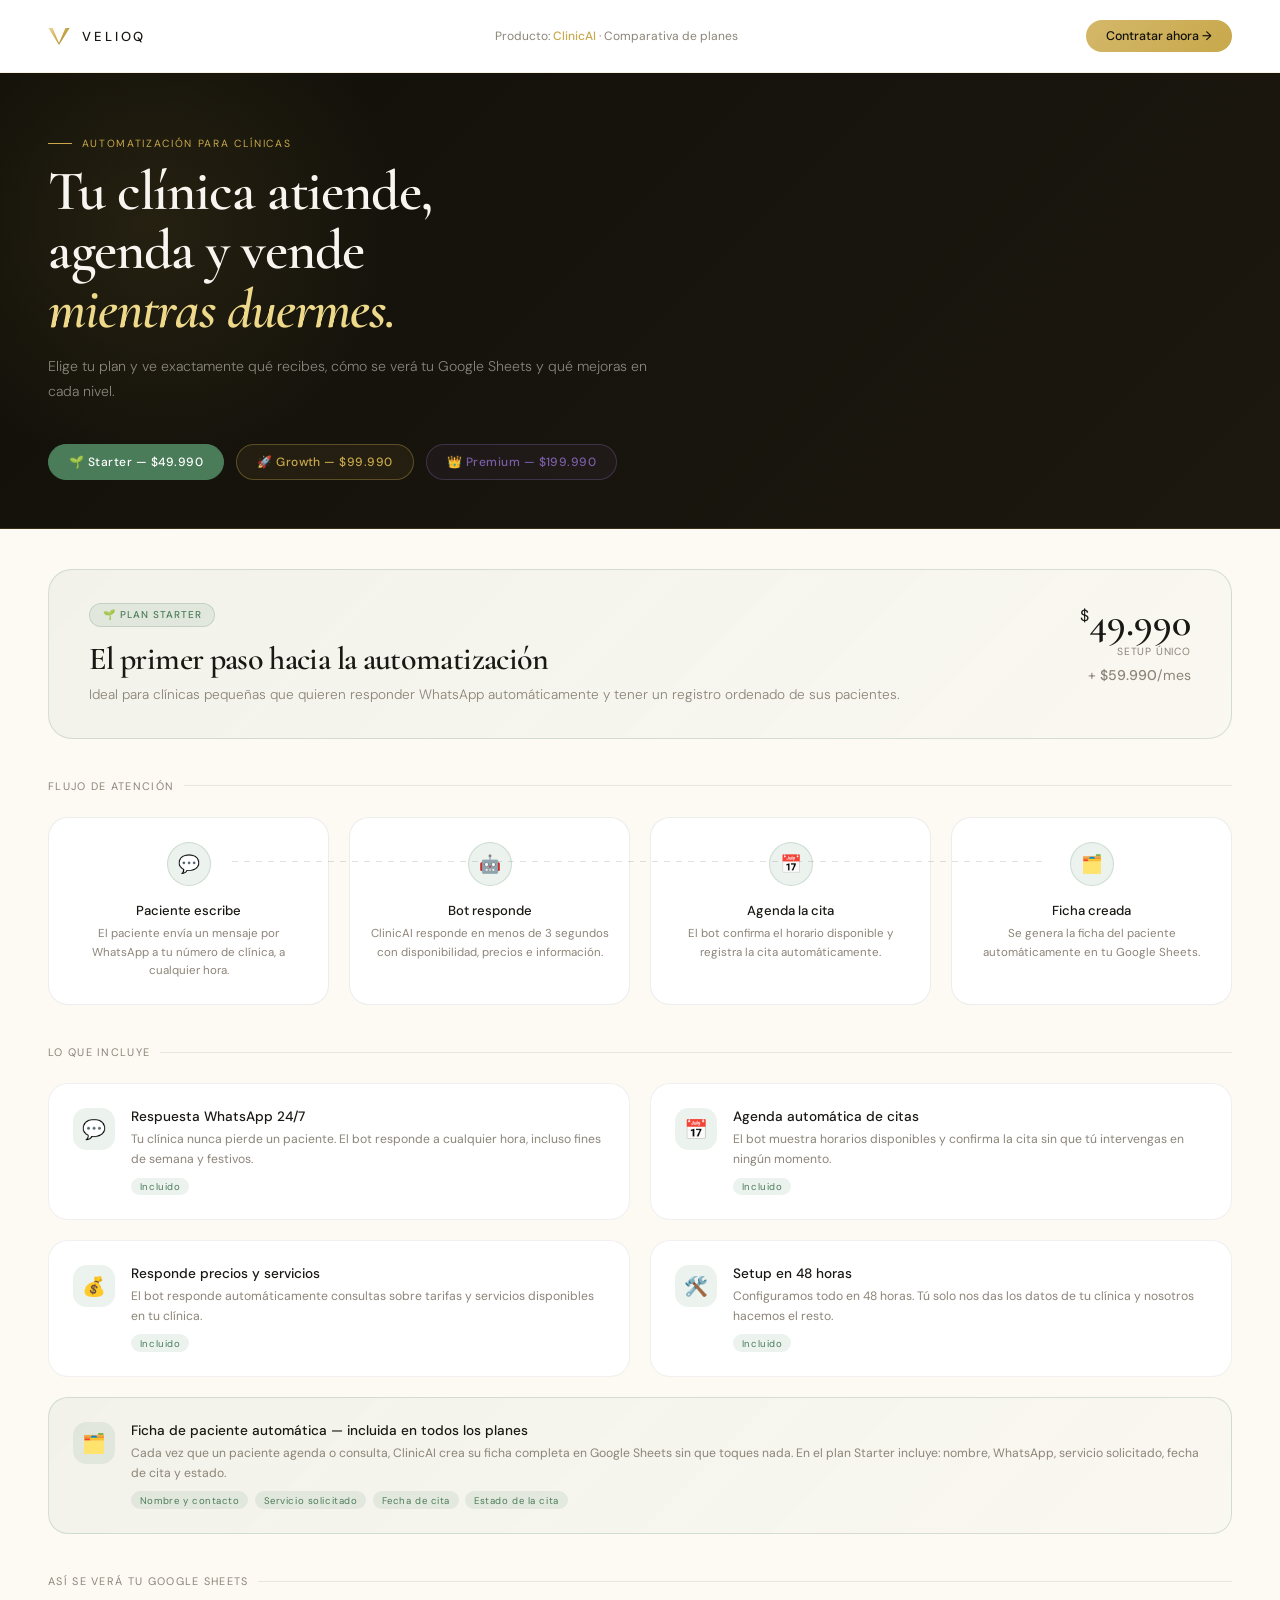
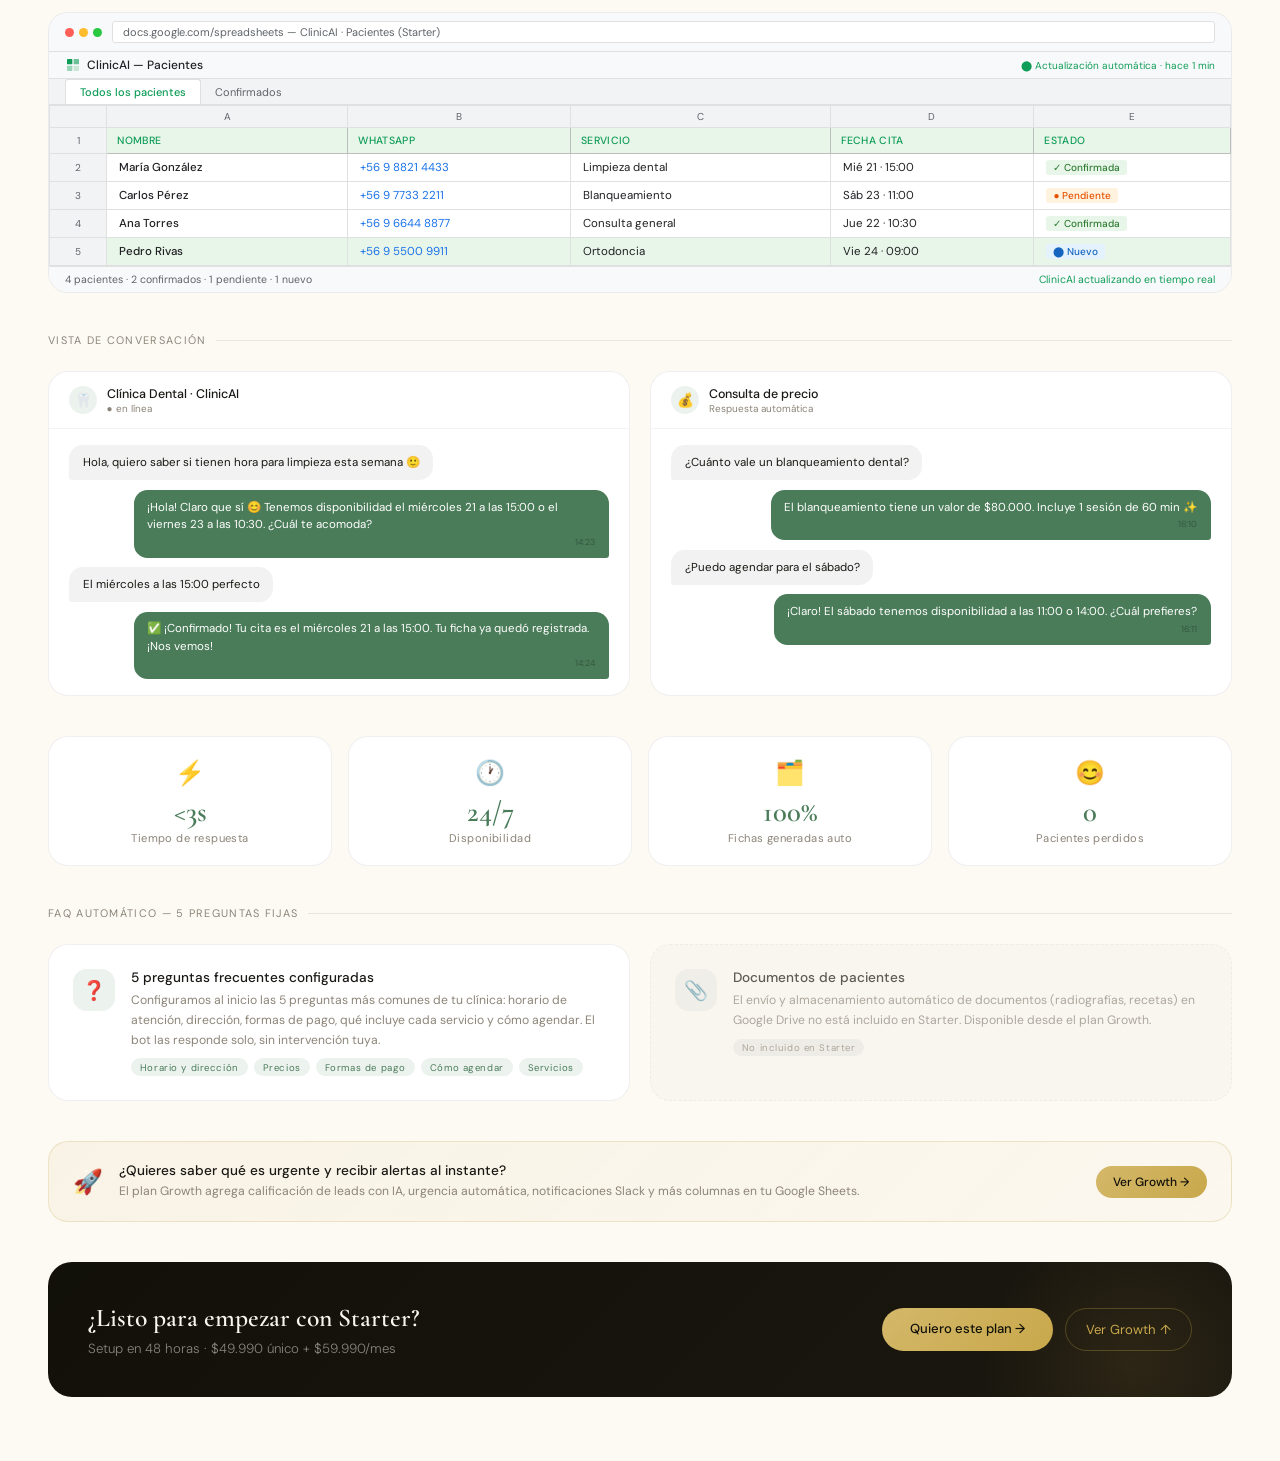
<file: clinicai-dashboard.html>
<!DOCTYPE html>
<html lang="es">
<head>
<meta charset="UTF-8">
<meta name="viewport" content="width=device-width, initial-scale=1.0">
<title>ClinicAI — Dashboard de Planes</title>
<link rel="preconnect" href="https://fonts.googleapis.com">
<link href="https://fonts.googleapis.com/css2?family=Cormorant+Garamond:ital,wght@0,400;0,600;1,400&family=DM+Sans:wght@300;400;500&display=swap" rel="stylesheet">
<style>
*,*::before,*::after{margin:0;padding:0;box-sizing:border-box;}
:root{
  --cream:#FDFAF4;--white:#FFFFFF;--black:#111009;
  --gold:#C8A84B;--gold-light:#D4B86A;--gold-pale:#EED98A;
  --stone:#8C8478;--ink:#1A1814;
  --s:#4A7C59;--s-dim:rgba(74,124,89,0.1);--s-border:rgba(74,124,89,0.2);
  --g:#C8A84B;--g-dim:rgba(200,168,75,0.1);--g-border:rgba(200,168,75,0.25);
  --p:#7B5EA7;--p-dim:rgba(123,94,167,0.1);--p-border:rgba(123,94,167,0.2);
}
html{scroll-behavior:smooth;}
body{font-family:'DM Sans',sans-serif;background:var(--cream);color:var(--ink);overflow-x:hidden;}

header{background:var(--white);border-bottom:1px solid rgba(200,168,75,0.15);padding:1.25rem 3rem;display:flex;align-items:center;justify-content:space-between;position:sticky;top:0;z-index:50;}
.hlogo{display:flex;align-items:center;gap:0.75rem;}
.hlogo svg{width:22px;height:17px;}
.hword{font-size:0.82rem;font-weight:500;letter-spacing:0.22em;text-transform:uppercase;color:var(--ink);}
.hprod{font-size:0.75rem;color:var(--stone);}
.hprod strong{color:var(--gold);font-weight:500;}
.hcta{background:linear-gradient(135deg,var(--gold-light),var(--gold));color:var(--black);padding:0.5rem 1.25rem;border-radius:2rem;font-size:0.78rem;font-weight:500;text-decoration:none;transition:opacity 0.2s;}
.hcta:hover{opacity:0.88;}

.hero{position:relative;overflow:hidden;padding:4rem 3rem 3rem;background:linear-gradient(135deg,#111009 0%,#1C1810 100%);border-bottom:1px solid rgba(200,168,75,0.2);}
.hero-bg{position:absolute;inset:0;background:url('https://images.unsplash.com/photo-1598257006458-087169a1f08d?w=1400&q=80') center/cover no-repeat;opacity:0.07;}
.hero-glow{position:absolute;width:500px;height:500px;background:radial-gradient(circle,rgba(200,168,75,0.1) 0%,transparent 70%);top:-100px;left:-100px;pointer-events:none;}
.hero-content{position:relative;z-index:2;max-width:600px;}
.hero-tag{font-size:0.65rem;letter-spacing:0.16em;text-transform:uppercase;color:var(--gold);margin-bottom:0.75rem;display:flex;align-items:center;gap:0.6rem;}
.hero-tag-line{width:24px;height:0.5px;background:var(--gold);}
.hero-title{font-family:'Cormorant Garamond',serif;font-size:clamp(2.2rem,5vw,3.5rem);font-weight:600;line-height:1.05;letter-spacing:-0.02em;color:#F8F5F0;margin-bottom:1rem;}
.hero-title em{font-style:italic;color:var(--gold-pale);}
.hero-desc{font-size:0.88rem;line-height:1.78;color:rgba(248,245,240,0.5);font-weight:300;}
.plan-tabs{position:relative;z-index:2;display:flex;gap:0.75rem;margin-top:2.5rem;}
.plan-tab{padding:0.55rem 1.25rem;border-radius:2rem;font-size:0.75rem;font-weight:500;letter-spacing:0.04em;cursor:pointer;border:1px solid transparent;transition:all 0.25s;}
.plan-tab.s{color:var(--s);border-color:rgba(74,124,89,0.35);background:rgba(74,124,89,0.08);}
.plan-tab.s.active,.plan-tab.s:hover{background:var(--s);color:white;border-color:var(--s);}
.plan-tab.g{color:var(--g);border-color:rgba(200,168,75,0.35);background:rgba(200,168,75,0.08);}
.plan-tab.g.active,.plan-tab.g:hover{background:var(--g);color:var(--black);border-color:var(--g);}
.plan-tab.p{color:var(--p);border-color:rgba(123,94,167,0.35);background:rgba(123,94,167,0.08);}
.plan-tab.p.active,.plan-tab.p:hover{background:var(--p);color:white;border-color:var(--p);}

.main{padding:2.5rem 3rem 4rem;}
.plan-panel{display:none;}.plan-panel.active{display:block;}

/* PLAN HEADER */
.plan-header{display:grid;grid-template-columns:1fr auto;gap:2rem;align-items:start;margin-bottom:2.5rem;padding:2rem 2.5rem;border-radius:1.5rem;border:1px solid rgba(0,0,0,0.07);}
.ph-s{background:linear-gradient(135deg,rgba(74,124,89,0.06),rgba(74,124,89,0.02));border-color:var(--s-border);}
.ph-g{background:linear-gradient(135deg,rgba(200,168,75,0.08),rgba(200,168,75,0.02));border-color:var(--g-border);}
.ph-p{background:linear-gradient(135deg,rgba(123,94,167,0.07),rgba(123,94,167,0.02));border-color:var(--p-border);}
.plan-badge{display:inline-flex;align-items:center;gap:0.4rem;border-radius:2rem;padding:0.28rem 0.8rem;font-size:0.62rem;font-weight:500;letter-spacing:0.1em;text-transform:uppercase;margin-bottom:0.75rem;}
.pb-s{background:var(--s-dim);color:var(--s);border:0.5px solid var(--s-border);}
.pb-g{background:var(--g-dim);color:var(--g);border:0.5px solid var(--g-border);}
.pb-p{background:var(--p-dim);color:var(--p);border:0.5px solid var(--p-border);}
.plan-name-big{font-family:'Cormorant Garamond',serif;font-size:2rem;font-weight:600;letter-spacing:-0.02em;color:var(--ink);margin-bottom:0.4rem;}
.plan-tagline{font-size:0.85rem;color:var(--stone);font-weight:300;line-height:1.6;}
.plan-pricing{text-align:right;}
.plan-price-main{font-family:'Cormorant Garamond',serif;font-size:2.5rem;font-weight:600;color:var(--ink);line-height:1;}
.plan-price-main sup{font-size:1rem;font-family:'DM Sans',sans-serif;font-weight:400;vertical-align:super;}
.plan-price-label{font-size:0.65rem;color:var(--stone);letter-spacing:0.08em;text-transform:uppercase;margin-top:0.2rem;}
.plan-price-monthly{font-size:0.88rem;color:var(--stone);margin-top:0.5rem;}
.plan-price-monthly strong{font-weight:500;}

/* SECTION TITLE */
.sec-title{font-size:0.68rem;letter-spacing:0.12em;text-transform:uppercase;color:var(--stone);margin-bottom:1.5rem;display:flex;align-items:center;gap:0.6rem;}
.sec-title::after{content:'';flex:1;height:0.5px;background:rgba(0,0,0,0.08);}

/* FLOW */
.flow-grid{display:grid;grid-template-columns:repeat(4,1fr);gap:1.25rem;margin-bottom:2.5rem;position:relative;}
.flow-grid::before{content:'';position:absolute;top:44px;left:calc(12.5% + 36px);right:calc(12.5% + 36px);height:1px;background:repeating-linear-gradient(90deg,rgba(0,0,0,0.12) 0px,rgba(0,0,0,0.12) 6px,transparent 6px,transparent 12px);}
.flow-step{background:var(--white);border:1px solid rgba(0,0,0,0.07);border-radius:1.25rem;padding:1.5rem 1.25rem;text-align:center;transition:transform 0.2s,box-shadow 0.2s;}
.flow-step:hover{transform:translateY(-3px);box-shadow:0 8px 24px rgba(0,0,0,0.08);}
.flow-num{width:44px;height:44px;border-radius:50%;display:flex;align-items:center;justify-content:center;font-size:1.1rem;margin:0 auto 1rem;position:relative;z-index:1;}
.fn-s{background:var(--s-dim);border:1px solid var(--s-border);}
.fn-g{background:var(--g-dim);border:1px solid var(--g-border);}
.fn-p{background:var(--p-dim);border:1px solid var(--p-border);}
.flow-step-title{font-size:0.82rem;font-weight:500;color:var(--ink);margin-bottom:0.4rem;}
.flow-step-desc{font-size:0.72rem;line-height:1.6;color:var(--stone);}

/* FEATURES */
.features-grid{display:grid;grid-template-columns:1fr 1fr;gap:1.25rem;margin-bottom:2.5rem;}
.feat{background:var(--white);border:1px solid rgba(0,0,0,0.06);border-radius:1.25rem;padding:1.5rem;display:flex;align-items:flex-start;gap:1rem;transition:transform 0.2s;}
.feat:hover{transform:translateY(-2px);}
.feat.full{grid-column:1/-1;}
.feat-icon{width:42px;height:42px;border-radius:0.85rem;flex-shrink:0;display:flex;align-items:center;justify-content:center;font-size:1.2rem;}
.fi-s{background:var(--s-dim);}
.fi-g{background:var(--g-dim);}
.fi-p{background:var(--p-dim);}
.feat-title{font-size:0.85rem;font-weight:500;color:var(--ink);margin-bottom:0.3rem;}
.feat-desc{font-size:0.76rem;line-height:1.62;color:var(--stone);}
.feat-tags{display:flex;gap:0.4rem;flex-wrap:wrap;margin-top:0.5rem;}
.ftag{font-size:0.6rem;letter-spacing:0.06em;padding:0.15rem 0.55rem;border-radius:2rem;}
.ft-s{background:var(--s-dim);color:var(--s);}
.ft-g{background:var(--g-dim);color:var(--g);}
.ft-p{background:var(--p-dim);color:var(--p);}
.ft-new{background:rgba(239,68,68,0.1);color:#DC2626;}

/* CHAT PREVIEW */
.preview-grid{display:grid;grid-template-columns:1fr 1fr;gap:1.25rem;margin-bottom:2.5rem;}
.prev-card{background:var(--white);border:1px solid rgba(0,0,0,0.06);border-radius:1.25rem;overflow:hidden;}
.prev-head{padding:0.85rem 1.25rem;display:flex;align-items:center;gap:0.6rem;border-bottom:1px solid rgba(0,0,0,0.05);}
.prev-icon{width:28px;height:28px;border-radius:50%;display:flex;align-items:center;justify-content:center;font-size:0.85rem;}
.pi-s{background:var(--s-dim);}
.pi-g{background:var(--g-dim);}
.pi-p{background:var(--p-dim);}
.prev-name{font-size:0.78rem;font-weight:500;color:var(--ink);}
.prev-sub{font-size:0.62rem;color:var(--stone);}
.prev-body{padding:1rem 1.25rem;display:flex;flex-direction:column;gap:0.6rem;}
.pm{max-width:88%;padding:0.55rem 0.85rem;border-radius:0.85rem;font-size:0.72rem;line-height:1.5;}
.pm.in{background:rgba(0,0,0,0.05);align-self:flex-start;color:var(--ink);border-bottom-left-radius:0.2rem;}
.pm.out{align-self:flex-end;color:white;border-bottom-right-radius:0.2rem;}
.pm-s{background:var(--s);}
.pm-g{background:var(--g);color:var(--black)!important;}
.pm-p{background:var(--p);}
.pm-time{font-size:0.55rem;color:rgba(0,0,0,0.3);text-align:right;margin-top:0.15rem;}

/* GOOGLE SHEETS MOCKUP */
.sheets-wrap{background:var(--white);border:1px solid rgba(0,0,0,0.08);border-radius:1.25rem;overflow:hidden;margin-bottom:2.5rem;}
.sheets-chrome{background:#F8F9FA;border-bottom:1px solid #E0E0E0;padding:8px 16px;display:flex;align-items:center;gap:10px;}
.sheets-dots{display:flex;gap:5px;}
.sheets-dot{width:9px;height:9px;border-radius:50%;}
.sheets-url{flex:1;background:#fff;border:0.5px solid #E0E0E0;border-radius:3px;padding:3px 10px;font-size:11px;color:#5F6368;}
.sheets-toolbar{background:#F8F9FA;border-bottom:0.5px solid #E0E0E0;padding:5px 16px;display:flex;align-items:center;justify-content:space-between;}
.sheets-title{display:flex;align-items:center;gap:6px;font-size:12px;font-weight:500;color:#202124;}
.sheets-live{font-size:10px;color:#0F9D58;}
.sheets-tabs{background:#F1F3F4;border-bottom:0.5px solid #E0E0E0;padding:0 16px;display:flex;gap:0;align-items:flex-end;}
.sheets-tab{padding:5px 14px;font-size:11px;color:#5F6368;}
.sheets-tab.active{background:white;border:0.5px solid #E0E0E0;border-bottom:none;border-radius:3px 3px 0 0;color:#0F9D58;font-weight:500;}
.sheets-scroll{overflow-x:auto;}
.sheets-table{width:100%;border-collapse:collapse;font-size:11.5px;}
.sheets-table th.rn{width:28px;background:#F1F3F4;border:0.5px solid #E0E0E0;padding:4px;text-align:center;color:#5F6368;font-weight:400;font-size:10px;}
.sheets-table th.col-letter{background:#F1F3F4;border:0.5px solid #E0E0E0;padding:4px 10px;text-align:center;color:#5F6368;font-weight:400;font-size:10px;}
.sheets-table th.col-header{background:#E8F5E9;border:0.5px solid #BDBDBD;padding:6px 10px;text-align:left;color:#0F9D58;font-weight:500;font-size:10.5px;letter-spacing:0.03em;white-space:nowrap;}
.sheets-table td{border:0.5px solid #E0E0E0;padding:6px 10px;color:#202124;white-space:nowrap;}
.sheets-table td.rn{background:#F1F3F4;text-align:center;color:#5F6368;font-size:10px;width:28px;}
.sheets-table .row-new{background:#E8F5E9;animation:pulse-row 2s ease-in-out infinite alternate;}
.sheets-table .row-urgent{background:#FFF8F8;}
@keyframes pulse-row{from{background:#E8F5E9;}to{background:#C8E6C9;}}
.badge-hot{background:#FDECEA;color:#C62828;padding:1px 7px;border-radius:3px;font-size:10px;font-weight:500;white-space:nowrap;}
.badge-warm{background:#FFF8E1;color:#F57F17;padding:1px 7px;border-radius:3px;font-size:10px;font-weight:500;white-space:nowrap;}
.badge-cold{background:#F3F3F3;color:#616161;padding:1px 7px;border-radius:3px;font-size:10px;font-weight:500;white-space:nowrap;}
.badge-ok{background:#E8F5E9;color:#2E7D32;padding:1px 7px;border-radius:3px;font-size:10px;font-weight:500;white-space:nowrap;}
.badge-pend{background:#FFF3E0;color:#E65100;padding:1px 7px;border-radius:3px;font-size:10px;font-weight:500;white-space:nowrap;}
.badge-new{background:#E3F2FD;color:#1565C0;padding:1px 7px;border-radius:3px;font-size:10px;font-weight:500;white-space:nowrap;}
.sheets-footer{background:#F8F9FA;border-top:0.5px solid #E0E0E0;padding:6px 16px;display:flex;justify-content:space-between;align-items:center;}
.sheets-footer-left{font-size:10.5px;color:#5F6368;}
.sheets-footer-right{font-size:10.5px;color:#0F9D58;}

/* UPGRADE BANNER */
.upgrade-banner{background:linear-gradient(135deg,rgba(200,168,75,0.08),rgba(200,168,75,0.03));border:1px solid rgba(200,168,75,0.25);border-radius:1.25rem;padding:1.25rem 1.5rem;margin-bottom:2.5rem;display:flex;align-items:center;gap:1rem;}
.upgrade-banner.purple{background:linear-gradient(135deg,rgba(123,94,167,0.08),rgba(123,94,167,0.03));border-color:rgba(123,94,167,0.25);}
.upgrade-icon{font-size:1.5rem;flex-shrink:0;}
.upgrade-title{font-size:0.85rem;font-weight:500;color:var(--ink);margin-bottom:0.2rem;}
.upgrade-desc{font-size:0.76rem;color:var(--stone);line-height:1.55;}
.upgrade-btn{margin-left:auto;flex-shrink:0;padding:0.5rem 1.1rem;border-radius:2rem;font-size:0.75rem;font-weight:500;cursor:pointer;border:none;font-family:'DM Sans',sans-serif;transition:opacity 0.2s;}
.upgrade-btn.g{background:linear-gradient(135deg,var(--gold-light),var(--gold));color:var(--black);}
.upgrade-btn.p{background:var(--p);color:white;}
.upgrade-btn:hover{opacity:0.88;}

/* COMPARISON TABLE */
.comp-table-wrap{background:var(--white);border:1px solid rgba(0,0,0,0.07);border-radius:1.25rem;overflow:hidden;margin-bottom:2.5rem;}
.comp-table{width:100%;border-collapse:collapse;font-size:0.8rem;}
.comp-table th{padding:0.85rem 1.25rem;font-size:0.65rem;letter-spacing:0.1em;text-transform:uppercase;color:var(--stone);text-align:left;background:rgba(0,0,0,0.02);border-bottom:1px solid rgba(0,0,0,0.06);}
.comp-table th.plan-col{text-align:center;}
.comp-table td{padding:0.75rem 1.25rem;border-bottom:1px solid rgba(0,0,0,0.04);color:var(--ink);}
.comp-table td.plan-col{text-align:center;font-size:1rem;}
.comp-table tr:last-child td{border-bottom:none;}
.comp-table .feat-row td:first-child{font-size:0.78rem;color:var(--stone);}
.comp-table .current-col{background:rgba(74,124,89,0.03);}
.comp-table .current-col-g{background:rgba(200,168,75,0.03);}
.comp-table .current-col-p{background:rgba(123,94,167,0.03);}

/* METRICS */
.metrics-grid{display:grid;grid-template-columns:repeat(4,1fr);gap:1rem;margin-bottom:2.5rem;}
.metric{background:var(--white);border:1px solid rgba(0,0,0,0.06);border-radius:1.25rem;padding:1.25rem;text-align:center;}
.metric-emoji{font-size:1.5rem;margin-bottom:0.6rem;}
.metric-num{font-family:'Cormorant Garamond',serif;font-size:1.8rem;font-weight:600;line-height:1;}
.mn-s{color:var(--s);}
.mn-g{color:var(--g);}
.mn-p{color:var(--p);}
.metric-label{font-size:0.7rem;color:var(--stone);margin-top:0.3rem;letter-spacing:0.04em;}

/* CTA */
.cta-section{background:linear-gradient(135deg,#111009,#1C1810);border-radius:1.5rem;padding:2.5rem;display:flex;align-items:center;justify-content:space-between;position:relative;overflow:hidden;}
.cta-glow{position:absolute;width:300px;height:300px;background:radial-gradient(circle,rgba(200,168,75,0.1) 0%,transparent 70%);right:-50px;top:-50px;pointer-events:none;}
.cta-left{position:relative;z-index:1;}
.cta-title{font-family:'Cormorant Garamond',serif;font-size:1.6rem;font-weight:600;color:#F8F5F0;margin-bottom:0.4rem;}
.cta-desc{font-size:0.83rem;color:rgba(248,245,240,0.5);font-weight:300;}
.cta-buttons{display:flex;gap:0.75rem;position:relative;z-index:1;}
.cta-btn{background:linear-gradient(135deg,var(--gold-light),var(--gold));color:var(--black);padding:0.75rem 1.75rem;border-radius:2rem;font-size:0.82rem;font-weight:500;text-decoration:none;border:none;cursor:pointer;font-family:'DM Sans',sans-serif;transition:opacity 0.2s;}
.cta-btn:hover{opacity:0.9;}
.cta-ghost{padding:0.75rem 1.25rem;border:0.5px solid rgba(200,168,75,0.3);border-radius:2rem;font-size:0.82rem;color:var(--gold);background:transparent;cursor:pointer;font-family:'DM Sans',sans-serif;transition:background 0.2s;}
.cta-ghost:hover{background:rgba(200,168,75,0.1);}

.fade-in{opacity:0;transform:translateY(16px);transition:opacity 0.5s ease,transform 0.5s ease;}
.fade-in.visible{opacity:1;transform:translateY(0);}

/* ── CRM VISUAL ── */
*,*::before,*::after{margin:0;padding:0;box-sizing:border-box;}
:root{
  --cream:#FDFAF4;--white:#fff;--ink:#1A1814;--stone:#8C8478;
  --gold:#C8A84B;--gold-light:#D4B86A;--gold-pale:#EED98A;--gold-dim:rgba(200,168,75,0.1);
  --blue:#1E5FA8;--blue-dim:rgba(30,95,168,0.1);
  --green:#4A7C59;--green-dim:rgba(74,124,89,0.1);
  --purple:#6B3FA0;--purple-dim:rgba(107,63,160,0.1);
  --red:#DC2626;--red-dim:rgba(220,38,38,0.08);
  --orange:#D97706;--orange-dim:rgba(217,119,6,0.08);
}
body{font-family:'DM Sans',sans-serif;background:var(--cream);color:var(--ink);}

/* TABS */
.page-tabs{display:flex;gap:0;background:var(--white);border-bottom:1px solid rgba(200,168,75,0.15);padding:0 2rem;position:sticky;top:0;z-index:50;}
.page-tab{padding:1rem 1.5rem;font-size:0.82rem;font-weight:500;cursor:pointer;border-bottom:2px solid transparent;color:var(--stone);transition:all 0.2s;letter-spacing:0.03em;}
.page-tab.active{color:var(--gold);border-bottom-color:var(--gold);}
.page-content{display:none;padding:2rem;}
.page-content.active{display:block;}

/* SECTION TITLE */
.sec{font-size:0.65rem;letter-spacing:0.14em;text-transform:uppercase;color:var(--stone);margin-bottom:1.25rem;display:flex;align-items:center;gap:0.6rem;}
.sec::after{content:'';flex:1;height:0.5px;background:rgba(0,0,0,0.08);}
.plan-label{display:inline-flex;align-items:center;gap:0.4rem;padding:0.25rem 0.85rem;border-radius:2rem;font-size:0.65rem;font-weight:500;letter-spacing:0.08em;text-transform:uppercase;margin-bottom:1.25rem;}
.pl-green{background:var(--green-dim);color:var(--green);border:0.5px solid rgba(74,124,89,0.2);}
.pl-gold{background:var(--gold-dim);color:var(--gold);border:0.5px solid rgba(200,168,75,0.25);}
.pl-purple{background:var(--purple-dim);color:var(--purple);border:0.5px solid rgba(107,63,160,0.2);}
.pl-blue{background:var(--blue-dim);color:var(--blue);border:0.5px solid rgba(30,95,168,0.2);}
.block{background:var(--white);border:1px solid rgba(0,0,0,0.07);border-radius:1.25rem;overflow:hidden;margin-bottom:2rem;}
.block-head{padding:0.85rem 1.25rem;background:#F8F9FA;border-bottom:1px solid #E0E0E0;display:flex;align-items:center;justify-content:space-between;}
.block-title{font-size:0.8rem;font-weight:500;color:#202124;display:flex;align-items:center;gap:0.5rem;}
.block-live{font-size:10px;color:#0F9D58;display:flex;align-items:center;gap:4px;}
.live-dot{width:6px;height:6px;border-radius:50%;background:#0F9D58;animation:blink 2s infinite;}
@keyframes blink{0%,100%{opacity:1;}50%{opacity:0.3;}}

/* ── SHEETS BÁSICO (Starter) ── */
.sheets-table{width:100%;border-collapse:collapse;font-size:11.5px;}
.sheets-table th{background:#E8F5E9;border:0.5px solid #BDBDBD;padding:6px 12px;text-align:left;color:#0F9D58;font-weight:500;font-size:10.5px;white-space:nowrap;}
.sheets-table th.rn,.sheets-table td.rn{width:28px;background:#F1F3F4;border:0.5px solid #E0E0E0;text-align:center;color:#5F6368;font-size:10px;}
.sheets-table td{border:0.5px solid #E0E0E0;padding:6px 12px;color:#202124;white-space:nowrap;}
.sheets-table .row-new{background:#E8F5E9;animation:pulse 2s ease-in-out infinite alternate;}
.sheets-table .row-urgent{background:#FFF8F8;}
@keyframes pulse{from{background:#E8F5E9;}to{background:#C8E6C9;}}
.badge{display:inline-flex;align-items:center;padding:1px 8px;border-radius:3px;font-size:10px;font-weight:500;white-space:nowrap;}
.b-ok{background:#E8F5E9;color:#2E7D32;}
.b-pend{background:#FFF3E0;color:#E65100;}
.b-new{background:#E3F2FD;color:#1565C0;}
.b-hot{background:#FDECEA;color:#C62828;}
.b-warm{background:#FFF8E1;color:#F57F17;}
.b-cold{background:#F3F3F3;color:#616161;}
.b-process{background:#EDE7F6;color:#6A1B9A;}
.b-closed{background:#F1F8E9;color:#558B2F;}
.sheets-footer{padding:6px 16px;background:#F8F9FA;border-top:0.5px solid #E0E0E0;display:flex;justify-content:space-between;font-size:10.5px;color:#5F6368;}

/* ── SHEETS VISUAL (Growth) ── */
.growth-table{width:100%;border-collapse:collapse;font-size:11.5px;}
.growth-table th{background:#FFF8E6;border:0.5px solid #E8D5A0;padding:7px 12px;text-align:left;color:#8B6914;font-weight:500;font-size:10.5px;white-space:nowrap;}
.growth-table th.rn,.growth-table td.rn{width:28px;background:#F1F3F4;border:0.5px solid #E0E0E0;text-align:center;color:#5F6368;font-size:10px;}
.growth-table td{border:0.5px solid #F0E8D0;padding:7px 12px;color:#202124;white-space:nowrap;}
.growth-table tr:hover td{background:#FFFDF5;}
.growth-table .row-new{background:#FFFBEC;animation:pulse-g 2s ease-in-out infinite alternate;}
.growth-table .row-urgent{background:#FFF9F0;}
@keyframes pulse-g{from{background:#FFFBEC;}to{background:#FFF0C0;}}

/* VIABILITY BAR */
.viab-wrap{display:flex;align-items:center;gap:6px;min-width:90px;}
.viab-bar{flex:1;height:5px;background:#F0E8D0;border-radius:3px;overflow:hidden;}
.viab-fill{height:100%;border-radius:3px;transition:width 0.3s;}
.viab-fill.high{background:linear-gradient(90deg,#4A7C59,#69DB7C);}
.viab-fill.mid{background:linear-gradient(90deg,#D97706,#FCD34D);}
.viab-fill.low{background:linear-gradient(90deg,#9CA3AF,#D1D5DB);}
.viab-pct{font-size:10px;font-weight:500;color:#8B6914;min-width:28px;}

/* SCORE RING */
.score-ring{width:32px;height:32px;position:relative;flex-shrink:0;}
.score-ring svg{width:100%;height:100%;transform:rotate(-90deg);}
.score-ring circle{fill:none;stroke-width:3;}
.score-ring .bg{stroke:#F0E8D0;}
.score-ring .val{stroke-dasharray:88;stroke-linecap:round;}
.score-ring .val.s9{stroke:#C8A84B;stroke-dashoffset:9;}
.score-ring .val.s8{stroke:#C8A84B;stroke-dashoffset:18;}
.score-ring .val.s7{stroke:#D97706;stroke-dashoffset:26;}
.score-ring .val.s6{stroke:#9CA3AF;stroke-dashoffset:35;}
.score-num{position:absolute;inset:0;display:flex;align-items:center;justify-content:center;font-size:8px;font-weight:600;color:var(--ink);}

/* DOC CHIPS */
.doc-chips{display:flex;gap:3px;flex-wrap:wrap;}
.doc-chip{background:#FFF8E1;border:0.5px solid #F0D070;border-radius:2px;padding:1px 5px;font-size:9px;color:#8B6914;}

/* ── KANBAN (Premium) ── */
.kanban{display:grid;grid-template-columns:repeat(5,1fr);gap:0.85rem;padding:1.25rem;}
.kol{background:#F8F9FA;border-radius:0.85rem;overflow:hidden;}
.kol-head{padding:0.65rem 0.85rem;display:flex;align-items:center;justify-content:space-between;}
.kol-title{font-size:0.7rem;font-weight:500;letter-spacing:0.06em;text-transform:uppercase;}
.kol-count{width:18px;height:18px;border-radius:50%;display:flex;align-items:center;justify-content:center;font-size:9px;font-weight:600;color:white;}
.kol-body{padding:0.5rem;display:flex;flex-direction:column;gap:0.5rem;min-height:120px;}

/* KANBAN COLUMN COLORS */
.kol.k-consult .kol-head{background:#E3F2FD;}.kol.k-consult .kol-title{color:#1565C0;}.kol.k-consult .kol-count{background:#1565C0;}
.kol.k-interview .kol-head{background:#FFF8E1;}.kol.k-interview .kol-title{color:#F57F17;}.kol.k-interview .kol-count{background:#F57F17;}
.kol.k-process .kol-head{background:#EDE7F6;}.kol.k-process .kol-title{color:#6A1B9A;}.kol.k-process .kol-count{background:#6A1B9A;}
.kol.k-closed .kol-head{background:#E8F5E9;}.kol.k-closed .kol-title{color:#2E7D32;}.kol.k-closed .kol-count{background:#2E7D32;}
.kol.k-lost .kol-head{background:#FDECEA;}.kol.k-lost .kol-title{color:#C62828;}.kol.k-lost .kol-count{background:#C62828;}

/* KANBAN CARD */
.kcard{background:var(--white);border-radius:0.65rem;padding:0.75rem;border:1px solid rgba(0,0,0,0.07);cursor:default;transition:transform 0.15s,box-shadow 0.15s;}
.kcard:hover{transform:translateY(-2px);box-shadow:0 4px 12px rgba(0,0,0,0.1);}
.kcard.urgent{border-left:3px solid var(--red);}
.kcard.high-viab{border-left:3px solid var(--green);}
.kcard-name{font-size:0.75rem;font-weight:500;color:var(--ink);margin-bottom:0.3rem;}
.kcard-matter{font-size:0.67rem;color:var(--stone);margin-bottom:0.5rem;line-height:1.4;}
.kcard-meta{display:flex;align-items:center;justify-content:space-between;gap:0.35rem;}
.kcard-channel{font-size:9px;background:#F3F4F6;border-radius:3px;padding:1px 5px;color:var(--stone);}
.kcard-score{font-size:9px;font-weight:600;padding:1px 6px;border-radius:3px;}
.score-a{background:#E8F5E9;color:#2E7D32;}
.score-b{background:#FFF8E1;color:#F57F17;}
.score-c{background:#F3F3F3;color:#616161;}
.kcard-days{font-size:9px;color:var(--red);font-weight:500;}
.kcard-new{font-size:9px;color:#1565C0;font-weight:500;animation:pulse-new 1.5s infinite alternate;}
@keyframes pulse-new{from{opacity:1;}to{opacity:0.4;}}

/* STATS ROW */
.stats-row{display:grid;grid-template-columns:repeat(4,1fr);gap:0.85rem;padding:0.85rem 1.25rem;background:#FFFDF5;border-top:0.5px solid #F0E8D0;}
.stat-item{text-align:center;}
.stat-num{font-family:'Cormorant Garamond',serif;font-size:1.4rem;font-weight:600;line-height:1;}
.stat-label{font-size:9px;color:var(--stone);margin-top:2px;letter-spacing:0.04em;}

/* LEGAL RMC — same base, blue theme */
.rmc-table{width:100%;border-collapse:collapse;font-size:11.5px;}
.rmc-table th{background:#E3F2FD;border:0.5px solid #90CAF9;padding:6px 12px;text-align:left;color:#1565C0;font-weight:500;font-size:10.5px;white-space:nowrap;}
.rmc-table th.rn,.rmc-table td.rn{width:28px;background:#F1F3F4;border:0.5px solid #E0E0E0;text-align:center;color:#5F6368;font-size:10px;}
.rmc-table td{border:0.5px solid #E3F2FD;padding:6px 12px;color:#202124;white-space:nowrap;}
.rmc-table .row-new{background:#E8F5E9;animation:pulse 2s ease-in-out infinite alternate;}
.rmc-table .row-urgent{background:#FFF8F8;}

.rmc-growth-table{width:100%;border-collapse:collapse;font-size:11.5px;}
.rmc-growth-table th{background:#E8EAF6;border:0.5px solid #9FA8DA;padding:7px 12px;text-align:left;color:#283593;font-weight:500;font-size:10.5px;white-space:nowrap;}
.rmc-growth-table th.rn,.rmc-growth-table td.rn{width:28px;background:#F1F3F4;border:0.5px solid #E0E0E0;text-align:center;color:#5F6368;font-size:10px;}
.rmc-growth-table td{border:0.5px solid #E8EAF6;padding:7px 12px;color:#202124;white-space:nowrap;}
.rmc-growth-table tr:hover td{background:#F5F5FF;}
.rmc-growth-table .row-new{background:#E8F5E9;animation:pulse 2s ease-in-out infinite alternate;}
.rmc-growth-table .row-urgent{background:#FFF8F8;}

.viab-bar-blue .viab-fill.high{background:linear-gradient(90deg,#1565C0,#42A5F5);}
.viab-bar-blue .viab-fill.mid{background:linear-gradient(90deg,#F57F17,#FFC107);}
.score-ring .val.s9-blue{stroke:#1565C0;stroke-dashoffset:9;}
.score-ring .val.s8-blue{stroke:#1565C0;stroke-dashoffset:18;}
.score-ring .val.s7-blue{stroke:#F57F17;stroke-dashoffset:26;}

/* LEGAL KANBAN */
.kol.lk-consult .kol-head{background:#E8EAF6;}.kol.lk-consult .kol-title{color:#283593;}.kol.lk-consult .kol-count{background:#283593;}
.kol.lk-interview .kol-head{background:#E3F2FD;}.kol.lk-interview .kol-title{color:#1565C0;}.kol.lk-interview .kol-count{background:#1565C0;}
.kol.lk-process .kol-head{background:#EDE7F6;}.kol.lk-process .kol-title{color:#6A1B9A;}.kol.lk-process .kol-count{background:#6A1B9A;}
.kol.lk-closed .kol-head{background:#E8F5E9;}.kol.lk-closed .kol-title{color:#2E7D32;}.kol.lk-closed .kol-count{background:#2E7D32;}
.kol.lk-lost .kol-head{background:#FDECEA;}.kol.lk-lost .kol-title{color:#C62828;}.kol.lk-lost .kol-count{background:#C62828;}

/* ══ MOBILE RESPONSIVE DASHBOARD ══ */
@media(max-width:768px){
  header{padding:0.85rem 1.25rem;}
  .hprod{display:none;}
  .hcta{font-size:0.72rem;padding:0.45rem 0.9rem;}

  .hero{padding:2.5rem 1.25rem 2rem;}
  .hero-title{font-size:clamp(1.8rem,8vw,2.5rem);}
  .hero-desc{font-size:0.82rem;}
  .plan-tabs{flex-wrap:wrap;gap:0.5rem;}
  .plan-tab{font-size:0.7rem;padding:0.45rem 0.85rem;}

  .main{padding:1.25rem 1rem 3rem;}

  .plan-header{grid-template-columns:1fr;gap:1rem;padding:1.25rem;}
  .plan-pricing{text-align:left;}
  .plan-name-big{font-size:1.5rem;}

  .flow-grid{grid-template-columns:1fr 1fr;gap:0.85rem;}
  .flow-grid::before{display:none;}
  .flow-step{padding:1rem;}

  .features-grid{grid-template-columns:1fr;gap:1rem;}
  .feat.full{grid-column:1;}

  .preview-grid{grid-template-columns:1fr;}

  .kanban{grid-template-columns:1fr 1fr;gap:0.65rem;padding:0.85rem;}
  .kol.k-lost,.kol.lk-lost{display:none;}

  .metrics-grid{grid-template-columns:1fr 1fr;gap:0.75rem;}

  .cta-section{flex-direction:column;gap:1.5rem;padding:1.75rem;}
  .cta-buttons{flex-direction:column;width:100%;}
  .cta-btn,.cta-ghost{text-align:center;width:100%;}

  .upgrade-banner{flex-direction:column;align-items:flex-start;gap:0.75rem;}
  .upgrade-btn{margin-left:0;width:100%;text-align:center;}

  .sheets-scroll{-webkit-overflow-scrolling:touch;}
  .block{border-radius:0.85rem;}

  .stats-row{grid-template-columns:1fr 1fr;}
}

@media(max-width:480px){
  .plan-tabs{flex-direction:column;}
  .plan-tab{text-align:center;}
  .flow-grid{grid-template-columns:1fr;}
  .kanban{grid-template-columns:1fr;}
  .metrics-grid{grid-template-columns:1fr 1fr;}
}
html, body { -webkit-overflow-scrolling: touch; overflow-x: hidden; }
.modal-left, .main, .chat-body { -webkit-overflow-scrolling: touch; }
* { touch-action: pan-y pinch-zoom; }
</style>
</head>
<body>

<header>
  <div class="hlogo">
    <svg viewBox="0 0 40 32" fill="none"><defs><linearGradient id="g0" x1="0" y1="0" x2="40" y2="32" gradientUnits="userSpaceOnUse"><stop offset="0%" stop-color="#E8D5A0"/><stop offset="55%" stop-color="#C8A84B"/><stop offset="100%" stop-color="#8B6914"/></linearGradient></defs><polygon points="0,0 8,0 20,28 32,0 40,0 20,32" fill="url(#g0)"/><polygon points="13,0 20,14 27,0 31,0 20,22 9,0" fill="rgba(253,250,244,0.5)"/></svg>
    <span class="hword">Velioq</span>
  </div>
  <div class="hprod">Producto: <strong>ClinicAI</strong> · Comparativa de planes</div>
  <a href="https://wa.me/56932446500?text=Hola%20Sebasti%C3%A1n%2C%20quiero%20contratar%20ClinicAI" class="hcta" target="_blank" rel="noopener noreferrer">Contratar ahora →</a>
</header>

<div class="hero">
  <div class="hero-bg"></div>
  <div class="hero-glow"></div>
  <div class="hero-content">
    <div class="hero-tag"><span class="hero-tag-line"></span>Automatización para clínicas</div>
    <h1 class="hero-title">Tu clínica atiende,<br>agenda y vende<br><em>mientras duermes.</em></h1>
    <p class="hero-desc">Elige tu plan y ve exactamente qué recibes, cómo se verá tu Google Sheets y qué mejoras en cada nivel.</p>
  </div>
  <div class="plan-tabs">
    <div class="plan-tab s active" onclick="switchPlan('s')">🌱 Starter — $49.990</div>
    <div class="plan-tab g" onclick="switchPlan('g')">🚀 Growth — $99.990</div>
    <div class="plan-tab p" onclick="switchPlan('p')">👑 Premium — $199.990</div>
  </div>
</div>

<div class="main">

<!-- ══════════════ STARTER ══════════════ -->
<div class="plan-panel active" id="panel-s">

  <div class="plan-header ph-s fade-in">
    <div>
      <div class="plan-badge pb-s">🌱 Plan Starter</div>
      <div class="plan-name-big">El primer paso hacia la automatización</div>
      <div class="plan-tagline">Ideal para clínicas pequeñas que quieren responder WhatsApp automáticamente y tener un registro ordenado de sus pacientes.</div>
    </div>
    <div class="plan-pricing">
      <div class="plan-price-main"><sup>$</sup>49.990</div>
      <div class="plan-price-label">Setup único</div>
      <div class="plan-price-monthly">+ <strong>$59.990</strong>/mes</div>
    </div>
  </div>

  <div class="sec-title">Flujo de atención</div>
  <div class="flow-grid fade-in">
    <div class="flow-step"><div class="flow-num fn-s">💬</div><div class="flow-step-title">Paciente escribe</div><div class="flow-step-desc">El paciente envía un mensaje por WhatsApp a tu número de clínica, a cualquier hora.</div></div>
    <div class="flow-step"><div class="flow-num fn-s">🤖</div><div class="flow-step-title">Bot responde</div><div class="flow-step-desc">ClinicAI responde en menos de 3 segundos con disponibilidad, precios e información.</div></div>
    <div class="flow-step"><div class="flow-num fn-s">📅</div><div class="flow-step-title">Agenda la cita</div><div class="flow-step-desc">El bot confirma el horario disponible y registra la cita automáticamente.</div></div>
    <div class="flow-step"><div class="flow-num fn-s">🗂️</div><div class="flow-step-title">Ficha creada</div><div class="flow-step-desc">Se genera la ficha del paciente automáticamente en tu Google Sheets.</div></div>
  </div>

  <div class="sec-title">Lo que incluye</div>
  <div class="features-grid fade-in">
    <div class="feat"><div class="feat-icon fi-s">💬</div><div><div class="feat-title">Respuesta WhatsApp 24/7</div><div class="feat-desc">Tu clínica nunca pierde un paciente. El bot responde a cualquier hora, incluso fines de semana y festivos.</div><div class="feat-tags"><span class="ftag ft-s">Incluido</span></div></div></div>
    <div class="feat"><div class="feat-icon fi-s">📅</div><div><div class="feat-title">Agenda automática de citas</div><div class="feat-desc">El bot muestra horarios disponibles y confirma la cita sin que tú intervengas en ningún momento.</div><div class="feat-tags"><span class="ftag ft-s">Incluido</span></div></div></div>
    <div class="feat"><div class="feat-icon fi-s">💰</div><div><div class="feat-title">Responde precios y servicios</div><div class="feat-desc">El bot responde automáticamente consultas sobre tarifas y servicios disponibles en tu clínica.</div><div class="feat-tags"><span class="ftag ft-s">Incluido</span></div></div></div>
    <div class="feat"><div class="feat-icon fi-s">🛠️</div><div><div class="feat-title">Setup en 48 horas</div><div class="feat-desc">Configuramos todo en 48 horas. Tú solo nos das los datos de tu clínica y nosotros hacemos el resto.</div><div class="feat-tags"><span class="ftag ft-s">Incluido</span></div></div></div>
    <div class="feat full" style="background:linear-gradient(135deg,rgba(74,124,89,0.06),rgba(74,124,89,0.02));border-color:var(--s-border);">
      <div class="feat-icon fi-s">🗂️</div>
      <div>
        <div class="feat-title">Ficha de paciente automática — incluida en todos los planes</div>
        <div class="feat-desc">Cada vez que un paciente agenda o consulta, ClinicAI crea su ficha completa en Google Sheets sin que toques nada. En el plan Starter incluye: nombre, WhatsApp, servicio solicitado, fecha de cita y estado.</div>
        <div class="feat-tags"><span class="ftag ft-s">Nombre y contacto</span><span class="ftag ft-s">Servicio solicitado</span><span class="ftag ft-s">Fecha de cita</span><span class="ftag ft-s">Estado de la cita</span></div>
      </div>
    </div>
  </div>

  <div class="sec-title">Así se verá tu Google Sheets</div>
  <div class="sheets-wrap fade-in">
    <div class="sheets-chrome">
      <div class="sheets-dots"><div class="sheets-dot" style="background:#FF5F57;"></div><div class="sheets-dot" style="background:#FFBD2E;"></div><div class="sheets-dot" style="background:#28C840;"></div></div>
      <div class="sheets-url">docs.google.com/spreadsheets — ClinicAI · Pacientes (Starter)</div>
    </div>
    <div class="sheets-toolbar">
      <div class="sheets-title"><svg width="16" height="16" viewBox="0 0 24 24" fill="none"><rect x="3" y="3" width="8" height="8" rx="1" fill="#0F9D58"/><rect x="13" y="3" width="8" height="8" rx="1" fill="#0F9D58" opacity="0.6"/><rect x="3" y="13" width="8" height="8" rx="1" fill="#0F9D58" opacity="0.4"/><rect x="13" y="13" width="8" height="8" rx="1" fill="#0F9D58" opacity="0.2"/></svg> ClinicAI — Pacientes</div>
      <div class="sheets-live">⬤ Actualización automática · hace 1 min</div>
    </div>
    <div class="sheets-tabs"><div class="sheets-tab active">Todos los pacientes</div><div class="sheets-tab">Confirmados</div></div>
    <div class="sheets-scroll">
      <table class="sheets-table">
        <colgroup><col style="width:28px;"><col style="width:130px;"><col style="width:120px;"><col style="width:140px;"><col style="width:110px;"><col style="width:100px;"></colgroup>
        <thead>
          <tr><th class="rn"></th><th class="col-letter">A</th><th class="col-letter">B</th><th class="col-letter">C</th><th class="col-letter">D</th><th class="col-letter">E</th></tr>
          <tr><th class="rn">1</th><th class="col-header">NOMBRE</th><th class="col-header">WHATSAPP</th><th class="col-header">SERVICIO</th><th class="col-header">FECHA CITA</th><th class="col-header">ESTADO</th></tr>
        </thead>
        <tbody>
          <tr><td class="rn">2</td><td style="font-weight:500;">María González</td><td style="color:#1A73E8;">+56 9 8821 4433</td><td>Limpieza dental</td><td>Mié 21 · 15:00</td><td><span class="badge-ok">✓ Confirmada</span></td></tr>
          <tr><td class="rn">3</td><td style="font-weight:500;">Carlos Pérez</td><td style="color:#1A73E8;">+56 9 7733 2211</td><td>Blanqueamiento</td><td>Sáb 23 · 11:00</td><td><span class="badge-pend">● Pendiente</span></td></tr>
          <tr><td class="rn">4</td><td style="font-weight:500;">Ana Torres</td><td style="color:#1A73E8;">+56 9 6644 8877</td><td>Consulta general</td><td>Jue 22 · 10:30</td><td><span class="badge-ok">✓ Confirmada</span></td></tr>
          <tr class="row-new"><td class="rn">5</td><td style="font-weight:500;">Pedro Rivas</td><td style="color:#1A73E8;">+56 9 5500 9911</td><td>Ortodoncia</td><td>Vie 24 · 09:00</td><td><span class="badge-new">⬤ Nuevo</span></td></tr>
        </tbody>
      </table>
    </div>
    <div class="sheets-footer"><div class="sheets-footer-left">4 pacientes · 2 confirmados · 1 pendiente · 1 nuevo</div><div class="sheets-footer-right">ClinicAI actualizando en tiempo real</div></div>
  </div>

  <div class="sec-title">Vista de conversación</div>
  <div class="preview-grid fade-in">
    <div class="prev-card">
      <div class="prev-head"><div class="prev-icon pi-s">🦷</div><div><div class="prev-name">Clínica Dental · ClinicAI</div><div class="prev-sub">● en línea</div></div></div>
      <div class="prev-body">
        <div class="pm in">Hola, quiero saber si tienen hora para limpieza esta semana 🙂</div>
        <div class="pm out pm-s">¡Hola! Claro que sí 😊 Tenemos disponibilidad el miércoles 21 a las 15:00 o el viernes 23 a las 10:30. ¿Cuál te acomoda?<div class="pm-time">14:23</div></div>
        <div class="pm in">El miércoles a las 15:00 perfecto</div>
        <div class="pm out pm-s">✅ ¡Confirmado! Tu cita es el miércoles 21 a las 15:00. Tu ficha ya quedó registrada. ¡Nos vemos!<div class="pm-time">14:24</div></div>
      </div>
    </div>
    <div class="prev-card">
      <div class="prev-head"><div class="prev-icon pi-s">💰</div><div><div class="prev-name">Consulta de precio</div><div class="prev-sub">Respuesta automática</div></div></div>
      <div class="prev-body">
        <div class="pm in">¿Cuánto vale un blanqueamiento dental?</div>
        <div class="pm out pm-s">El blanqueamiento tiene un valor de $80.000. Incluye 1 sesión de 60 min ✨<div class="pm-time">16:10</div></div>
        <div class="pm in">¿Puedo agendar para el sábado?</div>
        <div class="pm out pm-s">¡Claro! El sábado tenemos disponibilidad a las 11:00 o 14:00. ¿Cuál prefieres?<div class="pm-time">16:11</div></div>
      </div>
    </div>
  </div>

  <div class="metrics-grid fade-in">
    <div class="metric"><div class="metric-emoji">⚡</div><div class="metric-num mn-s">&lt;3s</div><div class="metric-label">Tiempo de respuesta</div></div>
    <div class="metric"><div class="metric-emoji">🕐</div><div class="metric-num mn-s">24/7</div><div class="metric-label">Disponibilidad</div></div>
    <div class="metric"><div class="metric-emoji">🗂️</div><div class="metric-num mn-s">100%</div><div class="metric-label">Fichas generadas auto</div></div>
    <div class="metric"><div class="metric-emoji">😊</div><div class="metric-num mn-s">0</div><div class="metric-label">Pacientes perdidos</div></div>
  </div>


  <div class="sec-title">FAQ automático — 5 preguntas fijas</div>
  <div class="features-grid fade-in">
    <div class="feat"><div class="feat-icon fi-s">❓</div><div><div class="feat-title">5 preguntas frecuentes configuradas</div><div class="feat-desc">Configuramos al inicio las 5 preguntas más comunes de tu clínica: horario de atención, dirección, formas de pago, qué incluye cada servicio y cómo agendar. El bot las responde solo, sin intervención tuya.</div><div class="feat-tags"><span class="ftag ft-s">Horario y dirección</span><span class="ftag ft-s">Precios</span><span class="ftag ft-s">Formas de pago</span><span class="ftag ft-s">Cómo agendar</span><span class="ftag ft-s">Servicios</span></div></div></div>
    <div class="feat" style="background:rgba(0,0,0,0.02);border-style:dashed;opacity:0.7;"><div class="feat-icon" style="background:rgba(0,0,0,0.05);">📎</div><div><div class="feat-title">Documentos de pacientes</div><div class="feat-desc">El envío y almacenamiento automático de documentos (radiografías, recetas) en Google Drive no está incluido en Starter. Disponible desde el plan Growth.</div><div class="feat-tags"><span class="ftag" style="background:rgba(0,0,0,0.06);color:var(--stone);">No incluido en Starter</span></div></div></div>
  </div>
  <div class="upgrade-banner fade-in">
    <div class="upgrade-icon">🚀</div>
    <div><div class="upgrade-title">¿Quieres saber qué es urgente y recibir alertas al instante?</div><div class="upgrade-desc">El plan Growth agrega calificación de leads con IA, urgencia automática, notificaciones Slack y más columnas en tu Google Sheets.</div></div>
    <button class="upgrade-btn g" onclick="switchPlan('g')">Ver Growth →</button>
  </div>

  <div class="cta-section">
    <div class="cta-glow"></div>
    <div class="cta-left"><div class="cta-title">¿Listo para empezar con Starter?</div><div class="cta-desc">Setup en 48 horas · $49.990 único + $59.990/mes</div></div>
    <div class="cta-buttons">
      <a href="https://wa.me/56932446500?text=Hola%20Sebasti%C3%A1n%2C%20quiero%20contratar%20el%20plan%20Starter%20de%20ClinicAI" class="cta-btn" target="_blank" rel="noopener noreferrer">Quiero este plan →</a>
      <button class="cta-ghost" onclick="switchPlan('g')">Ver Growth ↑</button>
    </div>
  </div>
</div>

<!-- ══════════════ GROWTH ══════════════ -->
<div class="plan-panel" id="panel-g">

  <div class="plan-header ph-g fade-in">
    <div>
      <div class="plan-badge pb-g">🚀 Plan Growth — Más elegido</div>
      <div class="plan-name-big">Automatización inteligente con IA avanzada</div>
      <div class="plan-tagline">Para clínicas que quieren saber qué tan urgente es cada paciente, recibir alertas y tener un CRM más completo con clasificación IA.</div>
    </div>
    <div class="plan-pricing">
      <div class="plan-price-main"><sup>$</sup>99.990</div>
      <div class="plan-price-label">Setup único</div>
      <div class="plan-price-monthly">+ <strong>$89.990</strong>/mes</div>
    </div>
  </div>

  <div class="sec-title">Flujo de atención</div>
  <div class="flow-grid fade-in">
    <div class="flow-step"><div class="flow-num fn-g">💬</div><div class="flow-step-title">Paciente escribe</div><div class="flow-step-desc">El paciente envía mensaje por WhatsApp, cualquier hora del día.</div></div>
    <div class="flow-step"><div class="flow-num fn-g">🧠</div><div class="flow-step-title">IA clasifica</div><div class="flow-step-desc">La IA analiza el mensaje y determina urgencia: alta, media o baja.</div></div>
    <div class="flow-step"><div class="flow-num fn-g">🔔</div><div class="flow-step-title">Alerta Slack</div><div class="flow-step-desc">Si es urgente, notifica al equipo por Slack en tiempo real.</div></div>
    <div class="flow-step"><div class="flow-num fn-g">🗂️</div><div class="flow-step-title">Ficha + score IA</div><div class="flow-step-desc">Ficha completa con urgencia y resumen IA guardada automáticamente.</div></div>
  </div>

  <div class="sec-title">Lo que incluye (todo Starter + esto)</div>
  <div class="features-grid fade-in">
    <div class="feat"><div class="feat-icon fi-g">🧠</div><div><div class="feat-title">Calificación de leads con IA</div><div class="feat-desc">La IA analiza cada mensaje y clasifica al paciente según urgencia: alta, media o baja. Nunca pierdes un caso urgente.</div><div class="feat-tags"><span class="ftag ft-g">IA avanzada</span><span class="ftag ft-new">Nuevo vs Starter</span></div></div></div>
    <div class="feat"><div class="feat-icon fi-g">🔔</div><div><div class="feat-title">Notificaciones Slack en tiempo real</div><div class="feat-desc">Cuando llega un lead urgente, tu equipo recibe alerta inmediata en Slack con los datos del paciente.</div><div class="feat-tags"><span class="ftag ft-g">Tiempo real</span><span class="ftag ft-new">Nuevo vs Starter</span></div></div></div>
    <div class="feat"><div class="feat-icon fi-g">📈</div><div><div class="feat-title">Dashboard de métricas básico</div><div class="feat-desc">Visualiza leads recibidos, citas agendadas y servicios más demandados en tu Google Sheets.</div><div class="feat-tags"><span class="ftag ft-g">Métricas</span><span class="ftag ft-new">Nuevo vs Starter</span></div></div></div>
    <div class="feat"><div class="feat-icon fi-g">💬</div><div><div class="feat-title">Todo lo del plan Starter incluido</div><div class="feat-desc">Respuesta 24/7, agenda automática, información de precios, setup en 48 horas y soporte.</div><div class="feat-tags"><span class="ftag ft-g">Incluido</span></div></div></div>
    <div class="feat full" style="background:linear-gradient(135deg,rgba(200,168,75,0.08),rgba(200,168,75,0.02));border-color:var(--g-border);">
      <div class="feat-icon fi-g">🗂️</div>
      <div>
        <div class="feat-title">Ficha de paciente automática mejorada — más columnas que Starter</div>
        <div class="feat-desc">En Growth la ficha incluye todo lo del Starter más: nivel de urgencia clasificado por IA y un resumen automático de la conversación. Sabes de un vistazo qué necesita cada paciente sin leer el chat completo.</div>
        <div class="feat-tags"><span class="ftag ft-g">Nombre y contacto</span><span class="ftag ft-g">Servicio</span><span class="ftag ft-g">Fecha de cita</span><span class="ftag ft-g">Estado</span><span class="ftag ft-new">+ Urgencia IA</span><span class="ftag ft-new">+ Resumen IA</span></div>
      </div>
    </div>
  </div>

  <div class="sec-title">Tu CRM Growth — indicadores visuales IA</div>
  <div class="plan-label pl-gold">🚀 Growth — CRM visual · 7 columnas con score y viabilidad</div>
  <div class="block">
    <div class="block-head">
      <div class="block-title">📊 Pacientes con score IA<span style="font-size:10px;color:#8B6914;font-weight:400;margin-left:8px;">urgencia + viabilidad + documentos</span></div>
      <div class="block-live"><span class="live-dot"></span>En vivo</div>
    </div>
    <div style="overflow-x:auto;">
      <table class="growth-table">
        <colgroup><col style="width:26px;"><col style="width:120px;"><col style="width:130px;"><col style="width:95px;"><col style="width:80px;"><col style="width:105px;"><col style="width:100px;"><col style="width:130px;"></colgroup>
        <thead><tr><th class="rn">1</th><th>NOMBRE</th><th>SERVICIO</th><th>FECHA</th><th>URGENCIA</th><th>VIABILIDAD IA</th><th>SCORE</th><th>DOCS RECIBIDOS</th></tr></thead>
        <tbody>
          <tr class="row-urgent">
            <td class="rn">2</td><td style="font-weight:500;">Pedro Muñoz</td><td>Dolor molar agudo</td><td>Hoy · 16:00</td>
            <td><span class="badge b-hot">🔴 Alta</span></td>
            <td><div class="viab-wrap"><div class="viab-bar"><div class="viab-fill high" style="width:87%;"></div></div><span class="viab-pct">87%</span></div></td>
            <td><div style="display:flex;align-items:center;gap:4px;"><div class="score-ring"><svg viewBox="0 0 30 30"><circle class="bg" cx="15" cy="15" r="12"/><circle class="val s9" cx="15" cy="15" r="12"/></svg><div class="score-num">9.2</div></div></div></td>
            <td><div class="doc-chips"><span class="doc-chip">📷 Foto</span></div></td>
          </tr>
          <tr>
            <td class="rn">3</td><td style="font-weight:500;">Laura Díaz</td><td>Ortodoncia</td><td>Jue 22</td>
            <td><span class="badge b-warm">🟡 Media</span></td>
            <td><div class="viab-wrap"><div class="viab-bar"><div class="viab-fill high" style="width:76%;"></div></div><span class="viab-pct">76%</span></div></td>
            <td><div style="display:flex;align-items:center;gap:4px;"><div class="score-ring"><svg viewBox="0 0 30 30"><circle class="bg" cx="15" cy="15" r="12"/><circle class="val s8" cx="15" cy="15" r="12"/></svg><div class="score-num">8.1</div></div></div></td>
            <td><div class="doc-chips"><span style="font-size:10px;color:#9CA3AF;">—</span></div></td>
          </tr>
          <tr class="row-new">
            <td class="rn">4</td><td style="font-weight:500;">Sofía Castro</td><td>Blanqueamiento</td><td>Vie 23</td>
            <td><span class="badge b-warm">🟡 Media</span></td>
            <td><div class="viab-wrap"><div class="viab-bar"><div class="viab-fill high" style="width:91%;"></div></div><span class="viab-pct">91%</span></div></td>
            <td><div style="display:flex;align-items:center;gap:4px;"><div class="score-ring"><svg viewBox="0 0 30 30"><circle class="bg" cx="15" cy="15" r="12"/><circle class="val s9" cx="15" cy="15" r="12"/></svg><div class="score-num">9.5</div></div></div></td>
            <td><div class="doc-chips"><span class="doc-chip">📋 Ficha</span></div></td>
          </tr>
        </tbody>
      </table>
    </div>
    <div class="stats-row">
      <div class="stat-item"><div class="stat-num" style="color:#4A7C59;">3</div><div class="stat-label">Pacientes activos</div></div>
      <div class="stat-item"><div class="stat-num" style="color:#DC2626;">1</div><div class="stat-label">Urgencia alta</div></div>
      <div class="stat-item"><div class="stat-num" style="color:#C8A84B;">85%</div><div class="stat-label">Viabilidad prom.</div></div>
      <div class="stat-item"><div class="stat-num" style="color:#4A7C59;">2</div><div class="stat-label">Docs recibidos</div></div>
    </div>
  </div>

<div class="sec-title">Alerta Slack + conversación con IA</div>
  <div class="preview-grid fade-in">
    <div class="prev-card">
      <div class="prev-head"><div class="prev-icon pi-g">🧠</div><div><div class="prev-name">Lead urgente detectado</div><div class="prev-sub">IA clasifica automáticamente</div></div></div>
      <div class="prev-body">
        <div class="pm in">Tengo un dolor muy fuerte en una muela desde ayer 😰</div>
        <div class="pm out pm-g">Entiendo, eso suena a urgencia dental. Tenemos espacio hoy a las 16:00. ¿Puedes venir? El doctor te atenderá de inmediato.<div class="pm-time">09:15</div></div>
        <div class="pm in">Sí, puedo ir hoy 🙏</div>
        <div class="pm out pm-g">✅ Confirmado para hoy a las 16:00. El equipo ya fue notificado. ¡Te esperamos!<div class="pm-time">09:16</div></div>
      </div>
    </div>
    <div class="prev-card">
      <div class="prev-head"><div class="prev-icon pi-g">🔔</div><div><div class="prev-name">Alerta Slack — equipo notificado</div><div class="prev-sub">Enviada automáticamente</div></div></div>
      <div class="prev-body" style="padding:1.25rem;">
        <div style="background:#1A1D21;border-radius:0.75rem;padding:1rem;font-size:0.72rem;color:#D1D2D3;line-height:1.7;">
          <div style="color:#E8A838;font-weight:500;margin-bottom:0.4rem;">🚨 ClinicAI — Lead Urgente</div>
          <div><span style="color:#AB9DF2;">Paciente:</span> Pedro Muñoz</div>
          <div><span style="color:#AB9DF2;">Número:</span> +56 9 8821 4433</div>
          <div><span style="color:#AB9DF2;">Motivo:</span> Dolor molar agudo</div>
          <div><span style="color:#AB9DF2;">Urgencia:</span> <span style="color:#FF6B6B;">🔴 Alta</span></div>
          <div><span style="color:#AB9DF2;">Cita:</span> Hoy 16:00 ✅</div>
        </div>
      </div>
    </div>
  </div>

  <div class="metrics-grid fade-in">
    <div class="metric"><div class="metric-emoji">🧠</div><div class="metric-num mn-g">100%</div><div class="metric-label">Leads calificados</div></div>
    <div class="metric"><div class="metric-emoji">⚡</div><div class="metric-num mn-g">&lt;1min</div><div class="metric-label">Alerta urgencias</div></div>
    <div class="metric"><div class="metric-emoji">📈</div><div class="metric-num mn-g">+40%</div><div class="metric-label">Más conversiones</div></div>
    <div class="metric"><div class="metric-emoji">🗂️</div><div class="metric-num mn-g">7</div><div class="metric-label">Columnas en Sheets</div></div>
  </div>


  <div class="sec-title">FAQ automático + documentos en Google Drive</div>
  <div class="features-grid fade-in">
    <div class="feat"><div class="feat-icon fi-g">❓</div><div><div class="feat-title">10 preguntas frecuentes + actualizaciones cuando quieras</div><div class="feat-desc">Configuras hasta 10 preguntas frecuentes personalizadas. Si cambian tus precios, horarios o servicios, nos avisas y lo actualizamos. El bot siempre responde con información correcta.</div><div class="feat-tags"><span class="ftag ft-g">10 preguntas</span><span class="ftag ft-g">Actualizaciones incluidas</span><span class="ftag ft-new">Mejor que Starter</span></div></div></div>
    <div class="feat" style="background:linear-gradient(135deg,rgba(200,168,75,0.06),rgba(200,168,75,0.02));border-color:var(--g-border);"><div class="feat-icon fi-g">📎</div><div><div class="feat-title">Documentos guardados en Google Drive — seguimiento lineal del paciente</div><div class="feat-desc">El paciente puede enviar radiografías, recetas o cualquier documento por WhatsApp. ClinicAI los guarda automáticamente en Google Drive vinculados a su ficha. Con el tiempo construyes un historial clínico digital completo de cada paciente sin escribir nada manualmente.</div><div class="feat-tags"><span class="ftag ft-g">Radiografías</span><span class="ftag ft-g">Recetas médicas</span><span class="ftag ft-g">Vinculado a su ficha</span><span class="ftag ft-new">Nuevo vs Starter</span></div></div></div>
  </div>

  <div class="sec-title">Así se ve el historial en Google Drive</div>
  <div class="feat fade-in" style="background:var(--white);border:1px solid rgba(0,0,0,0.07);border-radius:1.25rem;padding:1.5rem;margin-bottom:2.5rem;">
    <div style="width:100%;">
      <div style="background:#F8F9FA;border:1px solid #E0E0E0;border-radius:0.75rem;overflow:hidden;">
        <div style="background:#fff;border-bottom:1px solid #E0E0E0;padding:8px 16px;display:flex;align-items:center;gap:8px;">
          <svg width="16" height="16" viewBox="0 0 24 24" fill="none"><path d="M12 2L2 7l10 5 10-5-10-5zM2 17l10 5 10-5M2 12l10 5 10-5" stroke="#4285F4" stroke-width="2" stroke-linecap="round"/></svg>
          <span style="font-size:12px;font-weight:500;color:#202124;">Google Drive — ClinicAI / Pacientes</span>
          <span style="font-size:10px;color:#0F9D58;margin-left:auto;">⬤ Sincronizado automáticamente</span>
        </div>
        <div style="padding:1rem;display:grid;grid-template-columns:repeat(3,1fr);gap:0.75rem;">
          <div style="background:white;border:1px solid #E0E0E0;border-radius:0.5rem;padding:0.85rem;text-align:center;">
            <div style="font-size:1.5rem;margin-bottom:0.4rem;">📁</div>
            <div style="font-size:11px;font-weight:500;color:#202124;">Pedro Muñoz</div>
            <div style="font-size:10px;color:#5F6368;">2 archivos · Hoy</div>
            <div style="margin-top:0.5rem;display:flex;flex-direction:column;gap:3px;">
              <div style="font-size:10px;color:#1A73E8;display:flex;align-items:center;gap:4px;">🦷 radiografia_molar.jpg</div>
              <div style="font-size:10px;color:#1A73E8;display:flex;align-items:center;gap:4px;">📋 ficha_paciente.pdf</div>
            </div>
          </div>
          <div style="background:white;border:1px solid #E0E0E0;border-radius:0.5rem;padding:0.85rem;text-align:center;">
            <div style="font-size:1.5rem;margin-bottom:0.4rem;">📁</div>
            <div style="font-size:11px;font-weight:500;color:#202124;">Ana Torres</div>
            <div style="font-size:10px;color:#5F6368;">1 archivo · Ayer</div>
            <div style="margin-top:0.5rem;display:flex;flex-direction:column;gap:3px;">
              <div style="font-size:10px;color:#1A73E8;">📋 receta_medica.pdf</div>
            </div>
          </div>
          <div style="background:#E8F5E9;border:1px solid #C8E6C9;border-radius:0.5rem;padding:0.85rem;text-align:center;">
            <div style="font-size:1.5rem;margin-bottom:0.4rem;">📁</div>
            <div style="font-size:11px;font-weight:500;color:#2E7D32;">Sofía Castro ⬤</div>
            <div style="font-size:10px;color:#0F9D58;">Nuevo · hace 5 min</div>
            <div style="margin-top:0.5rem;display:flex;flex-direction:column;gap:3px;">
              <div style="font-size:10px;color:#1A73E8;">🦷 rx_panoramica.jpg</div>
            </div>
          </div>
        </div>
      </div>
    </div>
  </div>
  <div class="upgrade-banner purple fade-in">
    <div class="upgrade-icon">👑</div>
    <div><div class="upgrade-title">¿Quieres atender desde WhatsApp e Instagram y recibir reportes semanales?</div><div class="upgrade-desc">El plan Premium agrega multi-canal, reportes PDF automáticos cada lunes, canal de origen en tu ficha y soporte prioritario 24/7.</div></div>
    <button class="upgrade-btn p" onclick="switchPlan('p')">Ver Premium →</button>
  </div>

  <div class="cta-section">
    <div class="cta-glow"></div>
    <div class="cta-left"><div class="cta-title">¿Listo para crecer con Growth?</div><div class="cta-desc">Setup en 48 horas · $99.990 único + $89.990/mes</div></div>
    <div class="cta-buttons">
      <a href="https://wa.me/56932446500?text=Hola%20Sebasti%C3%A1n%2C%20quiero%20contratar%20el%20plan%20Growth%20de%20ClinicAI" class="cta-btn" target="_blank" rel="noopener noreferrer">Quiero este plan →</a>
      <button class="cta-ghost" onclick="switchPlan('p')">Ver Premium ↑</button>
    </div>
  </div>
</div>

<!-- ══════════════ PREMIUM ══════════════ -->
<div class="plan-panel" id="panel-p">

  <div class="plan-header ph-p fade-in">
    <div>
      <div class="plan-badge pb-p">👑 Plan Premium</div>
      <div class="plan-name-big">La clínica del futuro, hoy</div>
      <div class="plan-tagline">Multi-canal, reportes semanales automáticos y soporte prioritario 24/7. Para clínicas que quieren dominar su mercado local.</div>
    </div>
    <div class="plan-pricing">
      <div class="plan-price-main"><sup>$</sup>199.990</div>
      <div class="plan-price-label">Setup único</div>
      <div class="plan-price-monthly">+ <strong>$149.990</strong>/mes</div>
    </div>
  </div>

  <div class="sec-title">Flujo de atención</div>
  <div class="flow-grid fade-in">
    <div class="flow-step"><div class="flow-num fn-p">📱</div><div class="flow-step-title">Multi-canal</div><div class="flow-step-desc">Recibe pacientes desde WhatsApp e Instagram simultáneamente.</div></div>
    <div class="flow-step"><div class="flow-num fn-p">🧠</div><div class="flow-step-title">IA premium</div><div class="flow-step-desc">Analiza el caso con contexto clínico avanzado y canal de origen.</div></div>
    <div class="flow-step"><div class="flow-num fn-p">📊</div><div class="flow-step-title">Reporte semanal</div><div class="flow-step-desc">Cada lunes recibes un informe completo de métricas y conversiones.</div></div>
    <div class="flow-step"><div class="flow-num fn-p">🛡️</div><div class="flow-step-title">Soporte 24/7</div><div class="flow-step-desc">Acceso directo a Velioq para cualquier ajuste en menos de 2 horas.</div></div>
  </div>

  <div class="sec-title">Lo que incluye (todo Growth + esto)</div>
  <div class="features-grid fade-in">
    <div class="feat"><div class="feat-icon fi-p">📱</div><div><div class="feat-title">Multi-canal: WhatsApp + Instagram</div><div class="feat-desc">El bot atiende simultáneamente desde WhatsApp y los mensajes directos de Instagram de tu clínica.</div><div class="feat-tags"><span class="ftag ft-p">Exclusivo Premium</span><span class="ftag ft-new">Nuevo vs Growth</span></div></div></div>
    <div class="feat"><div class="feat-icon fi-p">📊</div><div><div class="feat-title">Reporte semanal automático (PDF)</div><div class="feat-desc">Cada lunes recibes métricas completas: leads, citas, conversiones y servicios más demandados por canal.</div><div class="feat-tags"><span class="ftag ft-p">Exclusivo Premium</span><span class="ftag ft-new">Nuevo vs Growth</span></div></div></div>
    <div class="feat"><div class="feat-icon fi-p">🛡️</div><div><div class="feat-title">Soporte prioritario 24/7</div><div class="feat-desc">Línea directa con Velioq. Cualquier ajuste o problema lo resolvemos en menos de 2 horas, cualquier día.</div><div class="feat-tags"><span class="ftag ft-p">Exclusivo Premium</span><span class="ftag ft-new">Nuevo vs Growth</span></div></div></div>
    <div class="feat"><div class="feat-icon fi-p">🚀</div><div><div class="feat-title">Todo lo del plan Growth incluido</div><div class="feat-desc">IA avanzada, calificación de leads, alertas Slack, agenda automática y respuesta 24/7.</div><div class="feat-tags"><span class="ftag ft-p">Incluido</span></div></div></div>
    <div class="feat full" style="background:linear-gradient(135deg,rgba(123,94,167,0.07),rgba(123,94,167,0.02));border-color:var(--p-border);">
      <div class="feat-icon fi-p">🗂️</div>
      <div>
        <div class="feat-title">Ficha de paciente completa — la más detallada de los 3 planes</div>
        <div class="feat-desc">En Premium la ficha agrega el canal de origen (WhatsApp o Instagram) sobre todo lo de Growth. Sabes exactamente desde dónde llega cada paciente, lo que te permite optimizar en qué canal invertir más.</div>
        <div class="feat-tags"><span class="ftag ft-p">Nombre y contacto</span><span class="ftag ft-p">Servicio</span><span class="ftag ft-p">Fecha de cita</span><span class="ftag ft-p">Estado</span><span class="ftag ft-p">Urgencia IA</span><span class="ftag ft-p">Resumen IA</span><span class="ftag ft-new">+ Canal de origen</span></div>
      </div>
    </div>
  </div>

  <div class="sec-title">Tu CRM Premium — Pipeline Kanban interactivo</div>
  <div class="plan-label pl-purple">👑 Premium — Pipeline Kanban · 5 etapas · multi-canal</div>
  <div class="block">
    <div class="block-head">
      <div class="block-title">🎯 Pipeline de pacientes — vista Kanban<span style="font-size:10px;color:#6A1B9A;font-weight:400;margin-left:8px;">arrastra tarjetas entre etapas</span></div>
      <div class="block-live"><span class="live-dot"></span>En vivo</div>
    </div>
    <div class="kanban">
      <div class="kol k-consult">
        <div class="kol-head"><span class="kol-title">Consulta</span><span class="kol-count">2</span></div>
        <div class="kol-body">
          <div class="kcard"><div class="kcard-name">Roberto Pizarro</div><div class="kcard-matter">Implante dental · consulta precio</div><div class="kcard-meta"><span class="kcard-channel">💬 WA</span><span class="kcard-score score-b">7.2</span><span class="kcard-new">⬤ nuevo</span></div></div>
          <div class="kcard"><div class="kcard-name">Valentina Cruz</div><div class="kcard-matter">Blanqueamiento · primera vez</div><div class="kcard-meta"><span class="kcard-channel">📸 IG</span><span class="kcard-score score-a">9.1</span><span class="kcard-new">⬤ nuevo</span></div></div>
        </div>
      </div>
      <div class="kol k-interview">
        <div class="kol-head"><span class="kol-title">Cita agendada</span><span class="kol-count">3</span></div>
        <div class="kol-body">
          <div class="kcard urgent"><div class="kcard-name">Pedro Muñoz</div><div class="kcard-matter">Dolor molar agudo · hoy 16:00</div><div class="kcard-meta"><span class="kcard-channel">💬 WA</span><span class="kcard-score score-a">9.2</span><span class="kcard-days">⚠️ urgente</span></div></div>
          <div class="kcard"><div class="kcard-name">Laura Díaz</div><div class="kcard-matter">Ortodoncia · jue 22 · 11:00</div><div class="kcard-meta"><span class="kcard-channel">💬 WA</span><span class="kcard-score score-b">8.1</span></div></div>
          <div class="kcard"><div class="kcard-name">Sofía Castro</div><div class="kcard-matter">Blanqueamiento · vie 23 · 15:30</div><div class="kcard-meta"><span class="kcard-channel">📸 IG</span><span class="kcard-score score-a">9.5</span></div></div>
        </div>
      </div>
      <div class="kol k-process">
        <div class="kol-head"><span class="kol-title">En tratamiento</span><span class="kol-count">2</span></div>
        <div class="kol-body">
          <div class="kcard high-viab"><div class="kcard-name">Ana Torres</div><div class="kcard-matter">Ortodoncia · 3ra sesión</div><div class="kcard-meta"><span class="kcard-channel">💬 WA</span><span class="kcard-score score-a">8.8</span></div></div>
          <div class="kcard"><div class="kcard-name">Carlos Pérez</div><div class="kcard-matter">Implante · fase 2</div><div class="kcard-meta"><span class="kcard-channel">📸 IG</span><span class="kcard-score score-a">9.0</span></div></div>
        </div>
      </div>
      <div class="kol k-closed">
        <div class="kol-head"><span class="kol-title">Completado ✓</span><span class="kol-count">4</span></div>
        <div class="kol-body">
          <div class="kcard"><div class="kcard-name">María González</div><div class="kcard-matter">Limpieza dental · completada</div><div class="kcard-meta"><span class="kcard-channel">💬 WA</span><span class="kcard-score score-a">9.3</span></div></div>
          <div class="kcard"><div class="kcard-name">Jorge Muñoz</div><div class="kcard-matter">Endodoncia · completada</div><div class="kcard-meta"><span class="kcard-channel">💬 WA</span><span class="kcard-score score-b">8.0</span></div></div>
        </div>
      </div>
      <div class="kol k-lost">
        <div class="kol-head"><span class="kol-title">No continúa</span><span class="kol-count">1</span></div>
        <div class="kol-body">
          <div class="kcard"><div class="kcard-name">Felipe Araya</div><div class="kcard-matter">Blanqueamiento · desistió</div><div class="kcard-meta"><span class="kcard-channel">📸 IG</span><span class="kcard-score score-c">5.5</span></div></div>
        </div>
      </div>
    </div>
    <div class="stats-row">
      <div class="stat-item"><div class="stat-num" style="color:var(--premium,#7B5EA7);">12</div><div class="stat-label">Total pipeline</div></div>
      <div class="stat-item"><div class="stat-num" style="color:#4A7C59;">83%</div><div class="stat-label">Tasa conversión</div></div>
      <div class="stat-item"><div class="stat-num" style="color:#C8A84B;">2</div><div class="stat-label">Canales activos</div></div>
      <div class="stat-item"><div class="stat-num" style="color:#DC2626;">1</div><div class="stat-label">Urgentes hoy</div></div>
    </div>
  </div>

<div class="sec-title">Reporte semanal automático</div>
  <div class="sheets-wrap fade-in">
    <div class="sheets-toolbar" style="border-top:none;">
      <div class="sheets-title">📊 Resumen semana 20 — generado automáticamente cada lunes</div>
      <div class="sheets-live">Enviado a tu correo · lunes 08:00</div>
    </div>
    <div style="display:grid;grid-template-columns:repeat(4,1fr);border-bottom:0.5px solid #E0E0E0;">
      <div style="padding:1.25rem;text-align:center;border-right:0.5px solid #E0E0E0;"><div style="font-family:'Cormorant Garamond',serif;font-size:2rem;font-weight:600;color:var(--p);">47</div><div style="font-size:11px;color:#5F6368;margin-top:2px;">Leads recibidos</div><div style="font-size:10px;color:#0F9D58;">↑ +12% semana anterior</div></div>
      <div style="padding:1.25rem;text-align:center;border-right:0.5px solid #E0E0E0;"><div style="font-family:'Cormorant Garamond',serif;font-size:2rem;font-weight:600;color:var(--p);">38</div><div style="font-size:11px;color:#5F6368;margin-top:2px;">Citas confirmadas</div><div style="font-size:10px;color:#0F9D58;">↑ 81% conversión</div></div>
      <div style="padding:1.25rem;text-align:center;border-right:0.5px solid #E0E0E0;"><div style="font-family:'Cormorant Garamond',serif;font-size:2rem;font-weight:600;color:var(--p);">6</div><div style="font-size:11px;color:#5F6368;margin-top:2px;">Urgencias atendidas</div><div style="font-size:10px;color:#DC2626;">0 perdidas</div></div>
      <div style="padding:1.25rem;text-align:center;"><div style="font-family:'Cormorant Garamond',serif;font-size:2rem;font-weight:600;color:var(--p);">2</div><div style="font-size:11px;color:#5F6368;margin-top:2px;">Canales activos</div><div style="font-size:10px;color:#5F6368;">WA + Instagram</div></div>
    </div>
    <table class="sheets-table">
      <thead><tr><th class="col-header">Canal</th><th class="col-header">Leads</th><th class="col-header">Citas</th><th class="col-header">Conversión</th><th class="col-header">Servicio top</th></tr></thead>
      <tbody>
        <tr><td>💬 WhatsApp</td><td>31</td><td>26</td><td><span class="badge-ok">84%</span></td><td>Limpieza dental</td></tr>
        <tr><td>📸 Instagram DM</td><td>16</td><td>12</td><td><span class="badge-warm">75%</span></td><td>Blanqueamiento</td></tr>
      </tbody>
    </table>
  </div>


  <div class="sec-title">FAQ ilimitado + carpetas organizadas por paciente</div>
  <div class="features-grid fade-in">
    <div class="feat"><div class="feat-icon fi-p">❓</div><div><div class="feat-title">Preguntas frecuentes ilimitadas + actualización prioritaria</div><div class="feat-desc">Sin límite de preguntas configuradas. Cada vez que cambies precios, horarios o agregues un servicio, lo actualizamos en menos de 2 horas. Tu bot siempre al día.</div><div class="feat-tags"><span class="ftag ft-p">Ilimitadas</span><span class="ftag ft-p">Actualización en 2h</span><span class="ftag ft-new">Mejor que Growth</span></div></div></div>
    <div class="feat" style="background:linear-gradient(135deg,rgba(123,94,167,0.07),rgba(123,94,167,0.02));border-color:var(--p-border);"><div class="feat-icon fi-p">📁</div><div><div class="feat-title">Carpeta individual por paciente en Google Drive</div><div class="feat-desc">En Premium cada paciente tiene su propia carpeta en Drive, creada automáticamente desde el primer contacto. Radiografías, recetas, presupuestos y fichas quedan organizados por nombre. Con el tiempo construyes el historial clínico digital completo de toda tu cartera.</div><div class="feat-tags"><span class="ftag ft-p">Carpeta por paciente</span><span class="ftag ft-p">Historial completo</span><span class="ftag ft-p">Todos los documentos</span><span class="ftag ft-new">Mejor que Growth</span></div></div></div>
  </div>

  <div class="sec-title">Así se ve la carpeta individual de cada paciente</div>
  <div class="feat fade-in" style="background:var(--white);border:1px solid rgba(0,0,0,0.07);border-radius:1.25rem;padding:1.5rem;margin-bottom:2.5rem;">
    <div style="width:100%;">
      <div style="background:#F8F9FA;border:1px solid #E0E0E0;border-radius:0.75rem;overflow:hidden;">
        <div style="background:#fff;border-bottom:1px solid #E0E0E0;padding:8px 16px;display:flex;align-items:center;gap:8px;">
          <svg width="16" height="16" viewBox="0 0 24 24" fill="none"><path d="M12 2L2 7l10 5 10-5-10-5zM2 17l10 5 10-5M2 12l10 5 10-5" stroke="#4285F4" stroke-width="2" stroke-linecap="round"/></svg>
          <span style="font-size:12px;font-weight:500;color:#202124;">Drive → ClinicAI → Pacientes → <strong>Pedro Muñoz</strong></span>
          <span style="font-size:10px;color:#7B5EA7;margin-left:auto;">👑 Premium · carpeta automática</span>
        </div>
        <div style="padding:1rem;">
          <div style="display:grid;grid-template-columns:repeat(4,1fr);gap:0.65rem;">
            <div style="background:white;border:1px solid #E0E0E0;border-radius:0.5rem;padding:0.75rem;text-align:center;">
              <div style="font-size:1.4rem;margin-bottom:0.3rem;">🦷</div>
              <div style="font-size:10px;font-weight:500;color:#202124;">rx_molar_may25.jpg</div>
              <div style="font-size:9px;color:#5F6368;">18 may · 2.1MB</div>
            </div>
            <div style="background:white;border:1px solid #E0E0E0;border-radius:0.5rem;padding:0.75rem;text-align:center;">
              <div style="font-size:1.4rem;margin-bottom:0.3rem;">📋</div>
              <div style="font-size:10px;font-weight:500;color:#202124;">ficha_ingreso.pdf</div>
              <div style="font-size:9px;color:#5F6368;">18 may · 45KB</div>
            </div>
            <div style="background:white;border:1px solid #E0E0E0;border-radius:0.5rem;padding:0.75rem;text-align:center;">
              <div style="font-size:1.4rem;margin-bottom:0.3rem;">💊</div>
              <div style="font-size:10px;font-weight:500;color:#202124;">receta_mar25.pdf</div>
              <div style="font-size:9px;color:#5F6368;">12 mar · 38KB</div>
            </div>
            <div style="background:#EDE7F6;border:1px solid #D1C4E9;border-radius:0.5rem;padding:0.75rem;text-align:center;">
              <div style="font-size:1.4rem;margin-bottom:0.3rem;">📄</div>
              <div style="font-size:10px;font-weight:500;color:#6A1B9A;">presupuesto.pdf</div>
              <div style="font-size:9px;color:#7B5EA7;">Nuevo · hoy</div>
            </div>
          </div>
          <div style="margin-top:0.85rem;padding:0.65rem 0.85rem;background:#F3E5F5;border-radius:0.5rem;font-size:11px;color:#6A1B9A;display:flex;align-items:center;gap:0.5rem;">
            <span>📅</span> Próxima cita: Hoy 16:00 · Endodoncia · <strong>Historial: 3 visitas desde enero 2025</strong>
          </div>
        </div>
      </div>
    </div>
  </div>
  <div class="metrics-grid fade-in">
    <div class="metric"><div class="metric-emoji">📱</div><div class="metric-num mn-p">2</div><div class="metric-label">Canales activos</div></div>
    <div class="metric"><div class="metric-emoji">📊</div><div class="metric-num mn-p">81%</div><div class="metric-label">Tasa conversión</div></div>
    <div class="metric"><div class="metric-emoji">🛡️</div><div class="metric-num mn-p">2h</div><div class="metric-label">Soporte máx respuesta</div></div>
    <div class="metric"><div class="metric-emoji">🗂️</div><div class="metric-num mn-p">8</div><div class="metric-label">Columnas en Sheets</div></div>
  </div>

  <div class="cta-section">
    <div class="cta-glow"></div>
    <div class="cta-left"><div class="cta-title">¿Listo para dominar con Premium?</div><div class="cta-desc">Setup en 48 horas · $199.990 único + $149.990/mes</div></div>
    <div class="cta-buttons">
      <a href="https://wa.me/56932446500?text=Hola%20Sebasti%C3%A1n%2C%20quiero%20contratar%20el%20plan%20Premium%20de%20ClinicAI" class="cta-btn" target="_blank" rel="noopener noreferrer">Quiero este plan →</a>
      <button class="cta-ghost" onclick="switchPlan('g')">Ver Growth</button>
    </div>
  </div>
</div>

</div><!-- end main -->

<script>
function switchPlan(plan){
  document.querySelectorAll('.plan-panel').forEach(p=>p.classList.remove('active'));
  document.querySelectorAll('.plan-tab').forEach(t=>t.classList.remove('active'));
  document.getElementById('panel-'+plan).classList.add('active');
  document.querySelector('.plan-tab.'+plan).classList.add('active');
  window.scrollTo({top:document.querySelector('.hero').offsetHeight+80,behavior:'smooth'});
  setTimeout(()=>{
    document.querySelectorAll('#panel-'+plan+' .fade-in').forEach((el,i)=>{
      el.classList.remove('visible');
      setTimeout(()=>el.classList.add('visible'),i*100);
    });
  },60);
}
const obs=new IntersectionObserver((entries)=>{
  entries.forEach((e,i)=>{if(e.isIntersecting)setTimeout(()=>e.target.classList.add('visible'),i*80);});
},{threshold:0.06});
document.querySelectorAll('.fade-in').forEach(el=>obs.observe(el));
</script>
</body>
</html>
</file>
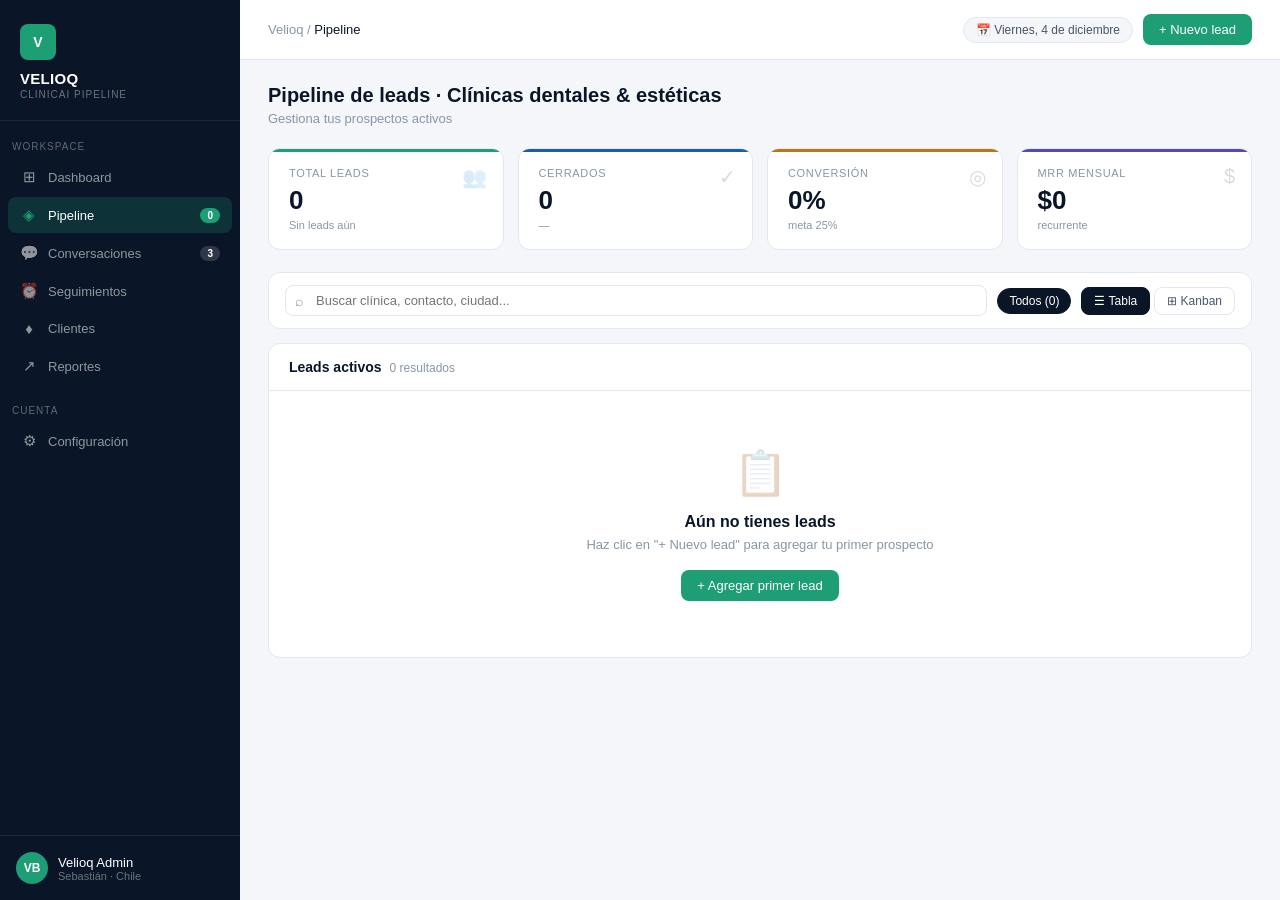
<file: clinicai-pipeline.html>
<!DOCTYPE html>
<html lang="es">
<head>
<meta charset="UTF-8">
<meta name="viewport" content="width=device-width, initial-scale=1.0">
<title>ClinicAI Pipeline — Velioq</title>
<style>
*{box-sizing:border-box;margin:0;padding:0}
:root{
  --navy:#0A1628;--navy2:#112240;--navy3:#1a2f4e;
  --teal:#1D9E75;--teal-light:#E1F5EE;--teal-dark:#0F6E56;
  --white:#fff;--bg:#f4f6f9;
  --text:#0A1628;--text2:#4a5568;--text3:#8896a5;
  --border:#e2e8f0;--border2:#c8d4e0;
  --blue:#185FA5;--blue-bg:#E6F1FB;
  --amber:#BA7517;--amber-bg:#FAEEDA;
  --purple:#534AB7;--purple-bg:#EEEDFE;
  --coral:#D85A30;--coral-bg:#FAECE7;
  --gray:#888780;--gray-bg:#F1EFE8;
  --red:#A32D2D;--red-bg:#FCEBEB;
  --radius:8px;--radius-lg:12px;
  --shadow:0 1px 3px rgba(0,0,0,0.08);
  --shadow-lg:0 4px 16px rgba(0,0,0,0.12);
}
body{font-family:-apple-system,BlinkMacSystemFont,'Segoe UI',sans-serif;background:var(--bg);color:var(--text);min-height:100vh;display:flex}

/* SIDEBAR */
.sidebar{width:240px;min-height:100vh;background:var(--navy);display:flex;flex-direction:column;flex-shrink:0;position:fixed;top:0;left:0;bottom:0;z-index:50}
.sidebar-logo{padding:24px 20px 20px;border-bottom:1px solid rgba(255,255,255,0.08)}
.logo-mark{width:36px;height:36px;background:var(--teal);border-radius:8px;display:flex;align-items:center;justify-content:center;font-weight:700;font-size:14px;color:#fff;margin-bottom:10px}
.logo-name{font-size:15px;font-weight:700;color:#fff;letter-spacing:.02em}
.logo-sub{font-size:10px;color:rgba(255,255,255,.4);letter-spacing:.1em;text-transform:uppercase;margin-top:2px}
.sidebar-section{padding:20px 12px 6px;font-size:10px;color:rgba(255,255,255,.35);text-transform:uppercase;letter-spacing:.1em}
.nav-item{display:flex;align-items:center;gap:10px;padding:9px 12px;border-radius:var(--radius);cursor:pointer;color:rgba(255,255,255,.55);font-size:13px;margin:1px 8px;transition:all .15s;user-select:none}
.nav-item:hover{background:rgba(255,255,255,.07);color:rgba(255,255,255,.85)}
.nav-item.active{background:rgba(29,158,117,.2);color:#fff}
.nav-item.active .nav-icon{color:var(--teal)}
.nav-icon{font-size:15px;width:18px;text-align:center;flex-shrink:0}
.nav-badge{margin-left:auto;background:var(--teal);color:#fff;font-size:10px;padding:2px 7px;border-radius:20px;font-weight:600}
.nav-badge.muted{background:rgba(255,255,255,.15)}
.sidebar-bottom{margin-top:auto;padding:16px;border-top:1px solid rgba(255,255,255,.08)}
.user-card{display:flex;align-items:center;gap:10px}
.user-avatar{width:32px;height:32px;border-radius:50%;background:var(--teal);display:flex;align-items:center;justify-content:center;font-size:12px;font-weight:700;color:#fff;flex-shrink:0}
.user-name{font-size:13px;color:#fff;font-weight:500}
.user-role{font-size:11px;color:rgba(255,255,255,.4)}

/* MAIN */
.main{margin-left:240px;flex:1;min-height:100vh;display:flex;flex-direction:column}
.topbar{background:#fff;border-bottom:1px solid var(--border);padding:0 28px;height:60px;display:flex;align-items:center;justify-content:space-between;position:sticky;top:0;z-index:10}
.breadcrumb{font-size:13px;color:var(--text3)}
.breadcrumb span{color:var(--text);font-weight:500}
.topbar-right{display:flex;align-items:center;gap:10px}
.date-chip{font-size:12px;color:var(--text2);background:var(--bg);border:1px solid var(--border);padding:5px 12px;border-radius:20px}
.btn-primary{background:var(--teal);color:#fff;border:none;padding:8px 16px;border-radius:var(--radius);font-size:13px;font-weight:500;cursor:pointer;display:flex;align-items:center;gap:6px;transition:background .15s}
.btn-primary:hover{background:var(--teal-dark)}
.btn-secondary{background:#fff;color:var(--text);border:1px solid var(--border2);padding:7px 14px;border-radius:var(--radius);font-size:13px;cursor:pointer;transition:all .15s}
.btn-secondary:hover{border-color:var(--teal);color:var(--teal)}

/* PAGE */
.page{display:none;padding:24px 28px;flex:1;flex-direction:column}
.page.active{display:flex}
.page-title{font-size:20px;font-weight:700;color:var(--navy);margin-bottom:4px}
.page-sub{font-size:13px;color:var(--text3);margin-bottom:22px}

/* METRICS */
.metrics{display:grid;grid-template-columns:repeat(4,1fr);gap:14px;margin-bottom:22px}
.metric-card{background:#fff;border:1px solid var(--border);border-radius:var(--radius-lg);padding:18px 20px;position:relative;overflow:hidden}
.metric-card::before{content:'';position:absolute;top:0;left:0;right:0;height:3px}
.metric-card.c-teal::before{background:var(--teal)}
.metric-card.c-blue::before{background:var(--blue)}
.metric-card.c-amber::before{background:var(--amber)}
.metric-card.c-purple::before{background:var(--purple)}
.metric-label{font-size:11px;color:var(--text3);text-transform:uppercase;letter-spacing:.06em;margin-bottom:8px;font-weight:500}
.metric-val{font-size:26px;font-weight:700;color:var(--navy);line-height:1}
.metric-delta{font-size:11px;margin-top:6px;color:var(--text3)}
.metric-icon{position:absolute;top:16px;right:16px;font-size:20px;opacity:.15}

/* TOOLBAR */
.toolbar{background:#fff;border:1px solid var(--border);border-radius:var(--radius-lg);padding:12px 16px;margin-bottom:14px;display:flex;align-items:center;gap:10px;flex-wrap:wrap}
.search-wrap{position:relative;flex:1;min-width:180px}
.search-icon{position:absolute;left:10px;top:50%;transform:translateY(-50%);color:var(--text3);font-size:14px}
.search-input{width:100%;padding:7px 12px 7px 30px;border:1px solid var(--border);border-radius:var(--radius);font-size:13px;color:var(--text);outline:none;transition:border .15s}
.search-input:focus{border-color:var(--teal)}
.filters{display:flex;gap:5px;flex-wrap:wrap}
.filter-pill{font-size:12px;padding:5px 11px;border-radius:20px;border:1px solid var(--border);cursor:pointer;background:#fff;color:var(--text2);font-weight:500;transition:all .15s;white-space:nowrap}
.filter-pill:hover{border-color:var(--teal);color:var(--teal)}
.filter-pill.active{background:var(--navy);color:#fff;border-color:var(--navy)}
.view-toggle{display:flex;gap:4px;margin-left:auto}
.view-btn{padding:6px 12px;border:1px solid var(--border);border-radius:var(--radius);font-size:12px;cursor:pointer;background:#fff;color:var(--text2);transition:all .15s}
.view-btn.active{background:var(--navy);color:#fff;border-color:var(--navy)}

/* TABLE */
.table-wrap{background:#fff;border:1px solid var(--border);border-radius:var(--radius-lg);overflow:hidden}
.table-header{display:flex;align-items:center;justify-content:space-between;padding:14px 20px;border-bottom:1px solid var(--border)}
.table-title{font-size:14px;font-weight:600;color:var(--navy)}
.table-count{font-size:12px;color:var(--text3);margin-left:8px}
table{width:100%;border-collapse:collapse}
thead th{font-size:11px;color:var(--text3);text-transform:uppercase;letter-spacing:.06em;font-weight:600;padding:10px 16px;text-align:left;border-bottom:1px solid var(--border);background:#fafbfc}
tbody tr{border-bottom:1px solid var(--border);transition:background .1s;cursor:default}
tbody tr:last-child{border-bottom:none}
tbody tr:hover{background:#fafbfc}
td{padding:11px 16px;font-size:13px;color:var(--text)}
.clinic-cell{display:flex;align-items:center;gap:10px}
.clinic-avatar{width:32px;height:32px;border-radius:8px;display:flex;align-items:center;justify-content:center;font-size:12px;font-weight:700;flex-shrink:0}
.clinic-name{font-weight:600;color:var(--navy);font-size:13px}
.clinic-type{font-size:11px;color:var(--text3);margin-top:1px}
.contact-name{font-weight:500}
.contact-sub{font-size:11px;color:var(--text3);margin-top:1px}
.plan-badge{font-size:11px;font-weight:600;padding:3px 9px;border-radius:6px;white-space:nowrap}
.status-badge{font-size:11px;font-weight:600;padding:3px 9px;border-radius:20px;display:inline-flex;align-items:center;gap:4px;white-space:nowrap}
.date-cell{font-size:12px;color:var(--text2)}
.date-urgent{color:var(--coral);font-weight:600}
.date-soon{color:var(--amber);font-weight:600}
.actions-cell{display:flex;gap:5px}
.action-btn{width:28px;height:28px;border:1px solid var(--border);border-radius:6px;background:#fff;cursor:pointer;display:flex;align-items:center;justify-content:center;font-size:13px;transition:all .15s;color:var(--text2)}
.action-btn:hover{border-color:var(--teal);color:var(--teal)}
.action-btn.danger:hover{border-color:var(--red);color:var(--red)}

/* KANBAN */
.kanban{display:flex;gap:12px;overflow-x:auto;padding-bottom:8px;align-items:flex-start}
.kanban-col{min-width:210px;max-width:230px;flex-shrink:0}
.kanban-head{display:flex;align-items:center;gap:7px;margin-bottom:10px}
.kanban-dot{width:9px;height:9px;border-radius:50%;flex-shrink:0}
.kanban-label{font-size:13px;font-weight:600;color:var(--navy)}
.kanban-count{font-size:11px;background:var(--bg);border:1px solid var(--border);padding:1px 7px;border-radius:20px;color:var(--text3);font-weight:600}
.kanban-cards{display:flex;flex-direction:column;gap:8px}
.kanban-card{background:#fff;border:1px solid var(--border);border-radius:var(--radius-lg);padding:12px 14px;cursor:pointer;transition:all .15s}
.kanban-card:hover{border-color:var(--teal);box-shadow:var(--shadow)}
.kanban-card-name{font-size:13px;font-weight:600;color:var(--navy);margin-bottom:5px}
.kanban-card-meta{font-size:11px;color:var(--text3);margin-bottom:8px}
.kanban-card-footer{display:flex;align-items:center;justify-content:space-between}
.kanban-empty{background:var(--bg);border:1px dashed var(--border2);border-radius:var(--radius-lg);padding:16px;text-align:center;font-size:12px;color:var(--text3)}

/* EMPTY */
.empty-state{text-align:center;padding:56px 20px}
.empty-icon{font-size:44px;margin-bottom:14px;opacity:.3}
.empty-title{font-size:16px;font-weight:600;color:var(--navy);margin-bottom:6px}
.empty-sub{font-size:13px;color:var(--text3);margin-bottom:18px}

/* CARD GRID */
.card-grid{display:grid;grid-template-columns:repeat(auto-fill,minmax(300px,1fr));gap:14px}
.card{background:#fff;border:1px solid var(--border);border-radius:var(--radius-lg);padding:18px 20px}
.card-head{display:flex;align-items:center;gap:10px;margin-bottom:12px}
.card-title{font-size:14px;font-weight:600;color:var(--navy)}
.card-sub{font-size:12px;color:var(--text3);margin-top:2px}
.card-body{font-size:13px;color:var(--text2);line-height:1.6}
.card-footer{margin-top:14px;padding-top:12px;border-top:1px solid var(--border);display:flex;justify-content:space-between;align-items:center}

/* CHAT BUBBLES */
.chat-list{display:flex;flex-direction:column;gap:10px}
.chat-item{background:#fff;border:1px solid var(--border);border-radius:var(--radius-lg);padding:14px 16px;cursor:pointer;transition:all .15s;display:flex;align-items:center;gap:12px}
.chat-item:hover{border-color:var(--teal)}
.chat-item.unread{border-left:3px solid var(--teal)}
.chat-avatar{width:38px;height:38px;border-radius:50%;display:flex;align-items:center;justify-content:center;font-size:14px;font-weight:700;flex-shrink:0}
.chat-name{font-size:13px;font-weight:600;color:var(--navy)}
.chat-preview{font-size:12px;color:var(--text3);margin-top:2px;white-space:nowrap;overflow:hidden;text-overflow:ellipsis;max-width:300px}
.chat-time{font-size:11px;color:var(--text3);margin-left:auto;white-space:nowrap}
.unread-dot{width:8px;height:8px;border-radius:50%;background:var(--teal);flex-shrink:0}

/* SEGUIMIENTOS */
.seg-list{display:flex;flex-direction:column;gap:8px}
.seg-item{background:#fff;border:1px solid var(--border);border-radius:var(--radius-lg);padding:14px 16px;display:flex;align-items:center;gap:12px}
.seg-item.urgent{border-left:3px solid var(--coral)}
.seg-item.soon{border-left:3px solid var(--amber)}
.seg-item.ok{border-left:3px solid var(--teal)}
.seg-date{font-size:22px;font-weight:700;text-align:center;min-width:42px}
.seg-month{font-size:10px;text-align:center;text-transform:uppercase;color:var(--text3)}
.seg-name{font-size:13px;font-weight:600;color:var(--navy)}
.seg-note{font-size:12px;color:var(--text3);margin-top:2px}
.seg-actions{margin-left:auto;display:flex;gap:6px}

/* REPORTES */
.report-grid{display:grid;grid-template-columns:1fr 1fr;gap:14px;margin-bottom:14px}
.report-card{background:#fff;border:1px solid var(--border);border-radius:var(--radius-lg);padding:18px 20px}
.report-card-title{font-size:13px;font-weight:600;color:var(--navy);margin-bottom:14px}
.bar-row{display:flex;align-items:center;gap:10px;margin-bottom:8px}
.bar-label{font-size:12px;color:var(--text2);width:80px;flex-shrink:0}
.bar-track{flex:1;height:8px;background:var(--bg);border-radius:4px;overflow:hidden}
.bar-fill{height:100%;border-radius:4px;transition:width .6s ease}
.bar-val{font-size:12px;color:var(--text2);width:50px;text-align:right;flex-shrink:0}
.pie-row{display:flex;align-items:center;gap:10px;margin-bottom:8px}
.pie-dot{width:10px;height:10px;border-radius:50%;flex-shrink:0}
.pie-label{font-size:12px;color:var(--text2);flex:1}
.pie-val{font-size:12px;font-weight:600;color:var(--navy)}

/* CONFIG */
.config-section{background:#fff;border:1px solid var(--border);border-radius:var(--radius-lg);padding:20px;margin-bottom:14px}
.config-section-title{font-size:14px;font-weight:600;color:var(--navy);margin-bottom:4px}
.config-section-sub{font-size:12px;color:var(--text3);margin-bottom:16px}
.config-row{display:flex;align-items:center;justify-content:space-between;padding:10px 0;border-bottom:1px solid var(--border)}
.config-row:last-child{border-bottom:none;padding-bottom:0}
.config-label{font-size:13px;color:var(--text);font-weight:500}
.config-desc{font-size:12px;color:var(--text3);margin-top:2px}
.toggle{width:40px;height:22px;border-radius:11px;background:var(--border2);cursor:pointer;position:relative;transition:background .2s;flex-shrink:0}
.toggle.on{background:var(--teal)}
.toggle::after{content:'';position:absolute;width:16px;height:16px;background:#fff;border-radius:50%;top:3px;left:3px;transition:left .2s;box-shadow:0 1px 3px rgba(0,0,0,.2)}
.toggle.on::after{left:21px}
.config-input{padding:7px 10px;border:1px solid var(--border);border-radius:var(--radius);font-size:13px;width:220px;outline:none}
.config-input:focus{border-color:var(--teal)}
.tag{display:inline-flex;align-items:center;gap:5px;font-size:11px;padding:4px 10px;border-radius:20px;background:var(--teal-light);color:var(--teal-dark);font-weight:500;margin:3px}

/* MODAL */
.modal-overlay{position:fixed;inset:0;background:rgba(10,22,40,.6);z-index:100;display:flex;align-items:center;justify-content:center;opacity:0;pointer-events:none;transition:opacity .2s}
.modal-overlay.open{opacity:1;pointer-events:all}
.modal{background:#fff;border-radius:16px;width:520px;max-width:95vw;max-height:90vh;overflow-y:auto;box-shadow:var(--shadow-lg);transform:translateY(12px);transition:transform .2s}
.modal-overlay.open .modal{transform:translateY(0)}
.modal-header{padding:20px 24px 16px;border-bottom:1px solid var(--border);display:flex;align-items:center;justify-content:space-between}
.modal-title{font-size:16px;font-weight:700;color:var(--navy)}
.modal-close{width:30px;height:30px;border:none;background:var(--bg);border-radius:6px;cursor:pointer;font-size:16px;color:var(--text2);display:flex;align-items:center;justify-content:center}
.modal-body{padding:20px 24px}
.modal-footer{padding:16px 24px;border-top:1px solid var(--border);display:flex;justify-content:flex-end;gap:10px}
.form-grid{display:grid;grid-template-columns:1fr 1fr;gap:12px}
.form-group{display:flex;flex-direction:column;gap:5px}
.form-group.full{grid-column:1/-1}
.form-label{font-size:11px;font-weight:600;color:var(--text2);text-transform:uppercase;letter-spacing:.05em}
.form-label.req::after{content:' *';color:var(--coral)}
.form-input,.form-select,.form-textarea{padding:8px 11px;border:1px solid var(--border);border-radius:var(--radius);font-size:13px;color:var(--text);outline:none;transition:border .15s;font-family:inherit;background:#fff}
.form-input:focus,.form-select:focus,.form-textarea:focus{border-color:var(--teal);box-shadow:0 0 0 3px rgba(29,158,117,.1)}
.form-input.error{border-color:var(--red)}
.form-textarea{resize:vertical;min-height:68px}
.form-error{font-size:11px;color:var(--red)}

/* TOAST */
.toast{position:fixed;bottom:24px;right:24px;background:var(--navy);color:#fff;padding:11px 16px;border-radius:10px;font-size:13px;font-weight:500;box-shadow:var(--shadow-lg);z-index:200;transform:translateY(60px);opacity:0;transition:all .3s;display:flex;align-items:center;gap:8px}
.toast.show{transform:translateY(0);opacity:1}
</style>
</head>
<body>

<aside class="sidebar">
  <div class="sidebar-logo">
    <div class="logo-mark">V</div>
    <div class="logo-name">VELIOQ</div>
    <div class="logo-sub">ClinicAI Pipeline</div>
  </div>
  <div class="sidebar-section">Workspace</div>
  <div class="nav-item" onclick="goTo('dashboard',this)"><span class="nav-icon">⊞</span> Dashboard</div>
  <div class="nav-item active" onclick="goTo('pipeline',this)"><span class="nav-icon">◈</span> Pipeline <span class="nav-badge" id="nav-badge">0</span></div>
  <div class="nav-item" onclick="goTo('conversaciones',this)"><span class="nav-icon">💬</span> Conversaciones <span class="nav-badge muted">3</span></div>
  <div class="nav-item" onclick="goTo('seguimientos',this)"><span class="nav-icon">⏰</span> Seguimientos</div>
  <div class="nav-item" onclick="goTo('clientes',this)"><span class="nav-icon">♦</span> Clientes</div>
  <div class="nav-item" onclick="goTo('reportes',this)"><span class="nav-icon">↗</span> Reportes</div>
  <div class="sidebar-section">Cuenta</div>
  <div class="nav-item" onclick="goTo('configuracion',this)"><span class="nav-icon">⚙</span> Configuración</div>
  <div class="sidebar-bottom">
    <div class="user-card">
      <div class="user-avatar">VB</div>
      <div><div class="user-name">Velioq Admin</div><div class="user-role">Sebastián · Chile</div></div>
    </div>
  </div>
</aside>

<main class="main">
  <div class="topbar">
    <div class="breadcrumb">Velioq / <span id="topbar-title">Pipeline</span></div>
    <div class="topbar-right">
      <div class="date-chip" id="today-date"></div>
      <button class="btn-primary" id="topbar-action" onclick="openModal()">+ Nuevo lead</button>
    </div>
  </div>

  <!-- ═══ DASHBOARD ═══ -->
  <div class="page" id="page-dashboard">
    <div class="page-title">Dashboard</div>
    <div class="page-sub">Resumen general de Velioq</div>
    <div class="metrics">
      <div class="metric-card c-teal"><div class="metric-label">Total leads</div><div class="metric-val" id="d-total">0</div><div class="metric-delta">en pipeline</div><div class="metric-icon">👥</div></div>
      <div class="metric-card c-blue"><div class="metric-label">Cerrados</div><div class="metric-val" id="d-cerrados">0</div><div class="metric-delta">clientes activos</div><div class="metric-icon">✓</div></div>
      <div class="metric-card c-amber"><div class="metric-label">Conversión</div><div class="metric-val" id="d-conv">0%</div><div class="metric-delta">meta 25%</div><div class="metric-icon">◎</div></div>
      <div class="metric-card c-purple"><div class="metric-label">MRR</div><div class="metric-val" id="d-mrr">$0</div><div class="metric-delta">recurrente/mes</div><div class="metric-icon">$</div></div>
    </div>
    <div class="card-grid">
      <div class="card"><div class="card-head"><div class="clinic-avatar" style="background:#e1f5ee;color:#1D9E75;font-size:18px">🚀</div><div><div class="card-title">Próximas acciones</div><div class="card-sub">Esta semana</div></div></div><div class="card-body" id="d-actions">Agrega leads para ver tus próximas acciones.</div></div>
      <div class="card"><div class="card-head"><div class="clinic-avatar" style="background:#e6f1fb;color:#185FA5;font-size:18px">📊</div><div><div class="card-title">Distribución por estado</div><div class="card-sub">Pipeline actual</div></div></div><div class="card-body" id="d-dist">Sin datos aún.</div></div>
      <div class="card"><div class="card-head"><div class="clinic-avatar" style="background:#eeedfe;color:#534AB7;font-size:18px">💡</div><div><div class="card-title">Consejo del día</div><div class="card-sub">Velioq Tips</div></div></div><div class="card-body" id="d-tip"></div></div>
      <div class="card"><div class="card-head"><div class="clinic-avatar" style="background:#faeeda;color:#BA7517;font-size:18px">🎯</div><div><div class="card-title">Meta mensual</div><div class="card-sub">MRR objetivo: $500.000</div></div></div><div class="card-body" id="d-goal"></div></div>
    </div>
  </div>

  <!-- ═══ PIPELINE ═══ -->
  <div class="page active" id="page-pipeline">
    <div class="page-title">Pipeline de leads · Clínicas dentales & estéticas</div>
    <div class="page-sub">Gestiona tus prospectos activos</div>
    <div class="metrics">
      <div class="metric-card c-teal"><div class="metric-label">Total leads</div><div class="metric-val" id="m-total">0</div><div class="metric-delta" id="m-total-d">Sin leads aún</div><div class="metric-icon">👥</div></div>
      <div class="metric-card c-blue"><div class="metric-label">Cerrados</div><div class="metric-val" id="m-cerrados">0</div><div class="metric-delta" id="m-cerrados-d">—</div><div class="metric-icon">✓</div></div>
      <div class="metric-card c-amber"><div class="metric-label">Conversión</div><div class="metric-val" id="m-conv">0%</div><div class="metric-delta">meta 25%</div><div class="metric-icon">◎</div></div>
      <div class="metric-card c-purple"><div class="metric-label">MRR mensual</div><div class="metric-val" id="m-mrr">$0</div><div class="metric-delta">recurrente</div><div class="metric-icon">$</div></div>
    </div>
    <div class="toolbar">
      <div class="search-wrap"><span class="search-icon">⌕</span><input class="search-input" id="search-input" placeholder="Buscar clínica, contacto, ciudad..." oninput="renderPipeline()"></div>
      <div class="filters" id="filters"></div>
      <div class="view-toggle">
        <button class="view-btn active" id="btn-tabla" onclick="switchView('tabla')">☰ Tabla</button>
        <button class="view-btn" id="btn-kanban" onclick="switchView('kanban')">⊞ Kanban</button>
      </div>
    </div>
    <div id="view-tabla"><div class="table-wrap"><div class="table-header"><div><span class="table-title">Leads activos</span><span class="table-count" id="table-count">0 resultados</span></div></div><div id="table-container"></div></div></div>
    <div id="view-kanban" style="display:none"><div class="kanban" id="kanban-board"></div></div>
  </div>

  <!-- ═══ CONVERSACIONES ═══ -->
  <div class="page" id="page-conversaciones">
    <div class="page-title">Conversaciones</div>
    <div class="page-sub">Mensajes de WhatsApp recibidos vía Twilio</div>
    <div class="toolbar"><div class="search-wrap"><span class="search-icon">⌕</span><input class="search-input" placeholder="Buscar conversación..."></div></div>
    <div class="chat-list" id="chat-list"></div>
  </div>

  <!-- ═══ SEGUIMIENTOS ═══ -->
  <div class="page" id="page-seguimientos">
    <div class="page-title">Seguimientos</div>
    <div class="page-sub">Recordatorios de contacto pendientes</div>
    <div class="seg-list" id="seg-list"></div>
  </div>

  <!-- ═══ CLIENTES ═══ -->
  <div class="page" id="page-clientes">
    <div class="page-title">Clientes activos</div>
    <div class="page-sub">Clínicas con plan contratado</div>
    <div class="table-wrap"><div class="table-header"><div><span class="table-title">Clientes Velioq</span><span class="table-count" id="clients-count">0 clientes</span></div></div><div id="clients-table"></div></div>
  </div>

  <!-- ═══ REPORTES ═══ -->
  <div class="page" id="page-reportes">
    <div class="page-title">Reportes</div>
    <div class="page-sub">Análisis del pipeline de ventas</div>
    <div class="report-grid">
      <div class="report-card"><div class="report-card-title">Leads por estado</div><div id="rep-estados"></div></div>
      <div class="report-card"><div class="report-card-title">Distribución de planes</div><div id="rep-planes"></div></div>
      <div class="report-card"><div class="report-card-title">MRR potencial por etapa</div><div id="rep-mrr"></div></div>
      <div class="report-card"><div class="report-card-title">Leads por tipo de clínica</div><div id="rep-tipos"></div></div>
    </div>
  </div>

  <!-- ═══ CONFIGURACIÓN ═══ -->
  <div class="page" id="page-configuracion">
    <div class="page-title">Configuración</div>
    <div class="page-sub">Ajustes de tu cuenta Velioq</div>
    <div class="config-section">
      <div class="config-section-title">Perfil</div>
      <div class="config-section-sub">Información de tu cuenta</div>
      <div class="config-row"><div><div class="config-label">Nombre</div><div class="config-desc">Sebastián Bravo</div></div><input class="config-input" value="Sebastián Bravo"></div>
      <div class="config-row"><div><div class="config-label">Email</div><div class="config-desc">sebastiandev25@gmail.com</div></div><input class="config-input" value="sebastiandev25@gmail.com"></div>
      <div class="config-row"><div><div class="config-label">WhatsApp</div><div class="config-desc">+56 9 3244 6500</div></div><input class="config-input" value="+56 9 3244 6500"></div>
    </div>
    <div class="config-section">
      <div class="config-section-title">Integraciones</div>
      <div class="config-section-sub">Servicios conectados al pipeline</div>
      <div class="config-row"><div><div class="config-label">Google Sheets CRM</div><div class="config-desc">ID: 1Z010ClGp_1HVA9yK...</div></div><span class="tag">✓ Conectado</span></div>
      <div class="config-row"><div><div class="config-label">Twilio WhatsApp</div><div class="config-desc">Sandbox activo</div></div><span class="tag">✓ Conectado</span></div>
      <div class="config-row"><div><div class="config-label">n8n Workflow</div><div class="config-desc">My workflow — ID: 9TsMtTLkxy...</div></div><span class="tag">✓ Activo</span></div>
      <div class="config-row"><div><div class="config-label">Claude API</div><div class="config-desc">claude-sonnet-4-5</div></div><span class="tag">✓ Conectado</span></div>
    </div>
    <div class="config-section">
      <div class="config-section-title">Notificaciones</div>
      <div class="config-section-sub">Cuándo quieres recibir alertas</div>
      <div class="config-row"><div><div class="config-label">Nuevo lead por WhatsApp</div><div class="config-desc">Aviso cuando n8n registra un lead</div></div><div class="toggle on" onclick="this.classList.toggle('on')"></div></div>
      <div class="config-row"><div><div class="config-label">Seguimiento pendiente</div><div class="config-desc">Recordatorio el día del seguimiento</div></div><div class="toggle on" onclick="this.classList.toggle('on')"></div></div>
      <div class="config-row"><div><div class="config-label">Lead sin contactar +3 días</div><div class="config-desc">Alerta por leads inactivos</div></div><div class="toggle" onclick="this.classList.toggle('on')"></div></div>
    </div>
    <div class="config-section">
      <div class="config-section-title">Plan activo</div>
      <div class="config-section-sub">Tu suscripción ClinicAI</div>
      <div class="config-row"><div><div class="config-label">Plan</div></div><span class="tag" style="background:var(--purple-bg);color:var(--purple)">Growth — $89.990/mes</span></div>
      <div class="config-row"><div><div class="config-label">Funciones activas</div></div><div style="display:flex;flex-wrap:wrap;gap:4px"><span class="tag">WhatsApp bot</span><span class="tag">CRM Sheets</span><span class="tag">Dashboard</span><span class="tag">Métricas</span></div></div>
    </div>
  </div>
</main>

<!-- MODAL -->
<div class="modal-overlay" id="modal-overlay" onclick="if(event.target===this)closeModal()">
  <div class="modal">
    <div class="modal-header"><div class="modal-title">Nuevo lead</div><button class="modal-close" onclick="closeModal()">✕</button></div>
    <div class="modal-body">
      <div class="form-grid">
        <div class="form-group"><label class="form-label req">Nombre clínica</label><input class="form-input" id="f-nombre" placeholder="Ej: Clínica BeDental"><span class="form-error" id="e-nombre"></span></div>
        <div class="form-group"><label class="form-label">Tipo</label><select class="form-select" id="f-tipo"><option value="">Seleccionar…</option><option>Dental</option><option>Estética</option><option>Multi-especialidad</option><option>Kinesiología</option><option>Otro</option></select></div>
        <div class="form-group"><label class="form-label">Ciudad</label><input class="form-input" id="f-ciudad" placeholder="Ej: Cabrero, Concepción"></div>
        <div class="form-group"><label class="form-label">Nombre contacto</label><input class="form-input" id="f-contacto" placeholder="Ej: Dra. Pamela Cid"></div>
        <div class="form-group"><label class="form-label req">WhatsApp</label><input class="form-input" id="f-whatsapp" placeholder="+56 9 XXXX XXXX"><span class="form-error" id="e-whatsapp"></span></div>
        <div class="form-group"><label class="form-label">Email</label><input class="form-input" id="f-email" placeholder="contacto@clinica.cl"></div>
        <div class="form-group"><label class="form-label">Plan</label><select class="form-select" id="f-plan"><option value="">Sin plan aún</option><option>Starter — $59.990/mes</option><option>Growth — $89.990/mes</option><option>Premium — $149.990/mes</option></select></div>
        <div class="form-group"><label class="form-label">Estado</label><select class="form-select" id="f-estado"><option>Nuevo</option><option>Contactado</option><option>Demo</option><option>Propuesta</option></select></div>
        <div class="form-group full"><label class="form-label">Notas</label><textarea class="form-textarea" id="f-notas" placeholder="Observaciones, contexto, próximos pasos…"></textarea></div>
      </div>
    </div>
    <div class="modal-footer"><button class="btn-secondary" onclick="closeModal()">Cancelar</button><button class="btn-primary" onclick="saveLead()">Guardar lead</button></div>
  </div>
</div>

<div class="toast" id="toast"><span id="toast-msg"></span></div>

<script>
const STATUS_CFG={Nuevo:{color:"#185FA5",bg:"#E6F1FB",dot:"#185FA5"},Contactado:{color:"#BA7517",bg:"#FAEEDA",dot:"#BA7517"},Demo:{color:"#534AB7",bg:"#EEEDFE",dot:"#534AB7"},Propuesta:{color:"#D85A30",bg:"#FAECE7",dot:"#D85A30"},Cerrado:{color:"#1D9E75",bg:"#E1F5EE",dot:"#1D9E75"},Perdido:{color:"#888780",bg:"#F1EFE8",dot:"#888780"}};
const PLAN_CFG={Starter:{color:"#1D9E75",bg:"#E1F5EE"},Growth:{color:"#185FA5",bg:"#E6F1FB"},Premium:{color:"#534AB7",bg:"#EEEDFE"}};
const PLAN_MRR={Starter:59990,Growth:89990,Premium:149990};
const AV_COLORS=["#1D9E75","#185FA5","#534AB7","#D85A30","#BA7517","#888780","#0F6E56"];
const TIPS=["Contactar un lead en las primeras 2h aumenta la conversión en 7x.","Clínicas con IG activo responden mejor a outreach por DM primero.","Un video de 60s del bot funcionando vale más que cualquier PDF.","El plan Growth es tu punto dulce: margen alto, cliente comprometido.","Sigue a cada lead propuesto a los 3 días si no hay respuesta."];

let leads=[];
let activeFilter="Todos";
let currentView="tabla";
let currentPage="pipeline";

function av(name){let h=0;for(let c of name)h=(h*31+c.charCodeAt(0))%AV_COLORS.length;return AV_COLORS[h];}
function planKey(p){if(!p)return null;if(p.startsWith("Starter"))return"Starter";if(p.startsWith("Growth"))return"Growth";if(p.startsWith("Premium"))return"Premium";return null;}
function mrr(p){const k=planKey(p);return k?PLAN_MRR[k]:0;}
function fmtDate(d){return new Date(d).toLocaleDateString("es-CL",{day:"numeric",month:"short"});}
function urgClass(d){if(!d)return"";const days=(new Date(d)-new Date())/(864e5);if(days<0)return"date-urgent";if(days<=2)return"date-soon";return"";}
function fmtCLP(n){return"$"+n.toLocaleString("es-CL");}

function statusBadge(s){const c=STATUS_CFG[s]||{color:"#888",bg:"#eee",dot:"#888"};return`<span class="status-badge" style="background:${c.bg};color:${c.color}"><span style="width:6px;height:6px;border-radius:50%;background:${c.dot};display:inline-block"></span>${s}</span>`;}
function planBadge(p){if(!p)return'<span style="font-size:12px;color:#aaa">—</span>';const k=planKey(p);const c=k?PLAN_CFG[k]:{color:"#888",bg:"#eee"};return`<span class="plan-badge" style="background:${c.bg};color:${c.color}">${k||p}</span>`;}

function updateAllMetrics(){
  const total=leads.length,cerrados=leads.filter(l=>l.estado==="Cerrado").length;
  const conv=total>0?Math.round(cerrados/total*100):0;
  const mrrVal=leads.filter(l=>l.estado==="Cerrado").reduce((s,l)=>s+mrr(l.plan),0);
  ["m-","d-"].forEach(p=>{
    const el=id=>document.getElementById(p+(id));
    if(el("total"))el("total").textContent=total;
    if(el("cerrados"))el("cerrados").textContent=cerrados;
    if(el("conv"))el("conv").textContent=conv+"%";
    if(el("mrr"))el("mrr").textContent=mrrVal>0?fmtCLP(mrrVal):"$0";
  });
  document.getElementById("nav-badge").textContent=total;
  if(document.getElementById("m-total-d"))document.getElementById("m-total-d").textContent=total>0?total+" leads en pipeline":"Sin leads aún";
  renderDashboardWidgets(total,cerrados,conv,mrrVal);
}

function renderDashboardWidgets(total,cerrados,conv,mrrVal){
  // Próximas acciones
  const props=leads.filter(l=>l.estado==="Propuesta");
  const actEl=document.getElementById("d-actions");
  if(actEl){
    if(total===0){actEl.textContent="Agrega tu primer lead para ver acciones pendientes.";}
    else{actEl.innerHTML=`<ul style="list-style:none;padding:0">${props.slice(0,3).map(l=>`<li style="padding:5px 0;border-bottom:1px solid var(--border);font-size:13px">📌 Dar seguimiento a <strong>${l.nombre}</strong></li>`).join("")}${props.length===0?'<li style="font-size:13px;color:var(--text3);padding:5px 0">No hay propuestas pendientes</li>':""}</ul>`;}
  }
  // Distribución
  const distEl=document.getElementById("d-dist");
  if(distEl){
    if(total===0){distEl.textContent="Sin datos aún.";}
    else{
      const counts={};leads.forEach(l=>{counts[l.estado]=(counts[l.estado]||0)+1;});
      distEl.innerHTML=Object.entries(counts).map(([s,c])=>{const cfg=STATUS_CFG[s]||{dot:"#aaa"};return`<div class="bar-row"><span class="bar-label" style="font-size:12px">${s}</span><div class="bar-track"><div class="bar-fill" style="width:${Math.round(c/total*100)}%;background:${cfg.dot}"></div></div><span class="bar-val">${c}</span></div>`;}).join("");
    }
  }
  // Tip
  const tipEl=document.getElementById("d-tip");
  if(tipEl)tipEl.innerHTML=`<p style="font-size:13px;color:var(--text2);line-height:1.6;font-style:italic">"${TIPS[new Date().getDate()%TIPS.length]}"</p>`;
  // Meta
  const goalEl=document.getElementById("d-goal");
  if(goalEl){
    const pct=Math.min(100,Math.round(mrrVal/500000*100));
    goalEl.innerHTML=`<div style="margin-bottom:10px"><div class="bar-track" style="height:12px;border-radius:6px"><div class="bar-fill" style="width:${pct}%;background:var(--teal)"></div></div></div><div style="font-size:13px;color:var(--text2)">${fmtCLP(mrrVal)} de $500.000 — <strong>${pct}%</strong></div>`;
  }
}

function buildFilters(){
  const counts={Todos:leads.length};
  leads.forEach(l=>{counts[l.estado]=(counts[l.estado]||0)+1;});
  const order=["Todos","Nuevo","Contactado","Demo","Propuesta","Cerrado","Perdido"];
  document.getElementById("filters").innerHTML=order.filter(s=>s==="Todos"||counts[s]).map(s=>`<button class="filter-pill${activeFilter===s?" active":""}" onclick="setFilter('${s}',this)">${s} (${counts[s]||0})</button>`).join("");
}

function setFilter(s,btn){activeFilter=s;document.querySelectorAll(".filter-pill").forEach(p=>p.classList.remove("active"));btn.classList.add("active");renderPipeline();}

function getFiltered(){
  const q=(document.getElementById("search-input")||{value:""}).value.toLowerCase();
  return leads.filter(l=>{
    const mq=!q||l.nombre.toLowerCase().includes(q)||(l.contacto||"").toLowerCase().includes(q)||(l.ciudad||"").toLowerCase().includes(q);
    const mf=activeFilter==="Todos"||l.estado===activeFilter;
    return mq&&mf;
  });
}

function renderPipeline(){
  buildFilters();updateAllMetrics();
  const filtered=getFiltered();
  if(currentView==="tabla")renderTable(filtered);
  else renderKanban();
}

function renderTable(filtered){
  const el=document.getElementById("table-container");
  document.getElementById("table-count").textContent=filtered.length+" resultado"+(filtered.length!==1?"s":"");
  if(filtered.length===0){
    el.innerHTML=`<div class="empty-state"><div class="empty-icon">📋</div><div class="empty-title">${leads.length===0?"Aún no tienes leads":"Sin resultados"}</div><div class="empty-sub">${leads.length===0?"Haz clic en \"+ Nuevo lead\" para agregar tu primer prospecto":"Prueba con otro filtro"}</div>${leads.length===0?'<button class="btn-primary" style="margin:0 auto" onclick="openModal()">+ Agregar primer lead</button>':""}</div>`;
    return;
  }
  el.innerHTML=`<table><thead><tr><th>Clínica</th><th>Contacto</th><th>Plan</th><th>Estado</th><th>Últ. contacto</th><th>Seguimiento</th><th></th></tr></thead><tbody>${filtered.map(l=>{
    const idx=leads.indexOf(l);const ac=av(l.nombre);const uc=urgClass(l.seguimiento);
    return`<tr><td><div class="clinic-cell"><div class="clinic-avatar" style="background:${ac}20;color:${ac}">${l.nombre[0].toUpperCase()}</div><div><div class="clinic-name">${l.nombre}</div><div class="clinic-type">${[l.tipo,l.ciudad].filter(Boolean).join(" · ")}</div></div></div></td><td><div class="contact-name">${l.contacto||"—"}</div><div class="contact-sub">${l.email||l.whatsapp||""}</div></td><td>${planBadge(l.plan)}</td><td>${statusBadge(l.estado)}</td><td><div class="date-cell">${l.fechaContacto?fmtDate(l.fechaContacto):"—"}</div></td><td><div class="date-cell ${uc}">${l.seguimiento?fmtDate(l.seguimiento):"—"}</div></td><td><div class="actions-cell"><button class="action-btn" onclick="nextStatus(${idx})" title="Avanzar estado">⇄</button><button class="action-btn danger" onclick="deleteLead(${idx})" title="Eliminar">✕</button></div></td></tr>`;
  }).join("")}</tbody></table>`;
}

function renderKanban(){
  const board=document.getElementById("kanban-board");
  const order=["Nuevo","Contactado","Demo","Propuesta","Cerrado","Perdido"];
  board.innerHTML=order.map(s=>{
    const cols=leads.filter(l=>l.estado===s);const c=STATUS_CFG[s]||{dot:"#aaa"};
    return`<div class="kanban-col"><div class="kanban-head"><div class="kanban-dot" style="background:${c.dot}"></div><span class="kanban-label">${s}</span><span class="kanban-count">${cols.length}</span></div><div class="kanban-cards">${cols.length===0?`<div class="kanban-empty">Sin leads</div>`:cols.map(l=>{const idx=leads.indexOf(l);const ac=av(l.nombre);return`<div class="kanban-card"><div class="kanban-card-name">${l.nombre}</div><div class="kanban-card-meta">${[l.tipo,l.ciudad].filter(Boolean).join(" · ")}</div><div class="kanban-card-footer">${planBadge(l.plan)}<button class="action-btn danger" onclick="deleteLead(${idx})" style="font-size:11px">✕</button></div></div>`;}).join("")}</div></div>`;
  }).join("");
}

function renderConversaciones(){
  const chatData=[
    {nombre:"Paciente Anónimo",preview:"Hola, quisiera saber el precio de blanqueamiento dental",time:"hace 2h",unread:true,color:"#1D9E75"},
    {nombre:"WhatsApp +56 9 1234 5678",preview:"¿Tienen disponibilidad para mañana?",time:"hace 5h",unread:true,color:"#185FA5"},
    {nombre:"Consulta desde Twilio",preview:"Quiero una cita con la doctora para revisión",time:"ayer",unread:false,color:"#534AB7"},
  ];
  const el=document.getElementById("chat-list");
  if(el)el.innerHTML=chatData.map(c=>`<div class="chat-item${c.unread?" unread":""}"><div class="chat-avatar" style="background:${c.color}20;color:${c.color}">${c.nombre[0]}</div><div style="flex:1;min-width:0"><div class="chat-name">${c.nombre}</div><div class="chat-preview">${c.preview}</div></div><div style="display:flex;flex-direction:column;align-items:flex-end;gap:6px"><div class="chat-time">${c.time}</div>${c.unread?'<div class="unread-dot"></div>':""}</div></div>`).join("");
}

function renderSeguimientos(){
  const el=document.getElementById("seg-list");
  const segs=leads.filter(l=>l.seguimiento).sort((a,b)=>new Date(a.seguimiento)-new Date(b.seguimiento));
  if(!el)return;
  if(segs.length===0){el.innerHTML=`<div class="empty-state"><div class="empty-icon">⏰</div><div class="empty-title">Sin seguimientos</div><div class="empty-sub">Agrega leads y se programarán automáticamente</div></div>`;return;}
  el.innerHTML=segs.map(l=>{
    const d=new Date(l.seguimiento);const days=(d-new Date())/(864e5);
    const cls=days<0?"urgent":days<=2?"soon":"ok";
    const label=days<0?"Vencido":days<=2?"Pronto":"Pendiente";
    return`<div class="seg-item ${cls}"><div><div class="seg-date" style="color:${cls==="urgent"?"var(--coral)":cls==="soon"?"var(--amber)":"var(--teal)"}">${d.getDate()}</div><div class="seg-month">${d.toLocaleDateString("es-CL",{month:"short"})}</div></div><div style="flex:1"><div class="seg-name">${l.nombre}</div><div class="seg-note">${l.notas||"Seguimiento programado"} · ${statusBadge(l.estado)}</div></div><div class="seg-actions"><span style="font-size:11px;padding:4px 10px;border-radius:20px;background:${cls==="urgent"?"var(--red-bg)":cls==="soon"?"var(--amber-bg)":"var(--teal-light)"};color:${cls==="urgent"?"var(--red)":cls==="soon"?"var(--amber)":"var(--teal)"};font-weight:500">${label}</span></div></div>`;
  }).join("");
}

function renderClientes(){
  const cerrados=leads.filter(l=>l.estado==="Cerrado");
  const el=document.getElementById("clients-table");
  const cnt=document.getElementById("clients-count");
  if(cnt)cnt.textContent=cerrados.length+" cliente"+(cerrados.length!==1?"s":"");
  if(!el)return;
  if(cerrados.length===0){el.innerHTML=`<div class="empty-state"><div class="empty-icon">♦</div><div class="empty-title">Sin clientes aún</div><div class="empty-sub">Cuando cierres un lead aparecerá aquí</div></div>`;return;}
  el.innerHTML=`<table><thead><tr><th>Clínica</th><th>Contacto</th><th>Plan</th><th>MRR</th><th>Estado</th></tr></thead><tbody>${cerrados.map(l=>{const ac=av(l.nombre);return`<tr><td><div class="clinic-cell"><div class="clinic-avatar" style="background:${ac}20;color:${ac}">${l.nombre[0].toUpperCase()}</div><div><div class="clinic-name">${l.nombre}</div><div class="clinic-type">${[l.tipo,l.ciudad].filter(Boolean).join(" · ")}</div></div></div></td><td><div class="contact-name">${l.contacto||"—"}</div><div class="contact-sub">${l.whatsapp||""}</div></td><td>${planBadge(l.plan)}</td><td><strong>${fmtCLP(mrr(l.plan))}/mes</strong></td><td>${statusBadge(l.estado)}</td></tr>`;}).join("")}</tbody></table>`;
}

function renderReportes(){
  const total=leads.length;
  const counts={};leads.forEach(l=>{counts[l.estado]=(counts[l.estado]||0)+1;});
  const planCounts={};leads.forEach(l=>{const k=planKey(l.plan)||"Sin plan";planCounts[k]=(planCounts[k]||0)+1;});
  const tipoCounts={};leads.forEach(l=>{const t=l.tipo||"Otro";tipoCounts[t]=(tipoCounts[t]||0)+1;});
  const mrrByStage={};leads.forEach(l=>{const s=l.estado;mrrByStage[s]=(mrrByStage[s]||0)+mrr(l.plan);});

  const bar=(label,val,max,color)=>`<div class="bar-row"><span class="bar-label">${label}</span><div class="bar-track"><div class="bar-fill" style="width:${max>0?Math.round(val/max*100):0}%;background:${color}"></div></div><span class="bar-val">${val}</span></div>`;
  const pie=(label,val,color)=>`<div class="pie-row"><div class="pie-dot" style="background:${color}"></div><span class="pie-label">${label}</span><span class="pie-val">${val}</span></div>`;

  const ORDER=["Nuevo","Contactado","Demo","Propuesta","Cerrado","Perdido"];
  const COLORS={"Nuevo":"#185FA5","Contactado":"#BA7517","Demo":"#534AB7","Propuesta":"#D85A30","Cerrado":"#1D9E75","Perdido":"#888780"};
  const maxC=Math.max(1,...Object.values(counts));
  const maxM=Math.max(1,...Object.values(mrrByStage));

  const e=id=>document.getElementById(id);
  if(total===0){
    ["rep-estados","rep-planes","rep-mrr","rep-tipos"].forEach(id=>{const el=e(id);if(el)el.innerHTML='<div style="font-size:13px;color:var(--text3);padding:16px 0">Sin datos aún — agrega leads para ver reportes</div>';});
    return;
  }
  if(e("rep-estados"))e("rep-estados").innerHTML=ORDER.filter(s=>counts[s]).map(s=>bar(s,counts[s],maxC,COLORS[s])).join("");
  if(e("rep-planes"))e("rep-planes").innerHTML=Object.entries(planCounts).map(([k,v])=>pie(k,v,PLAN_CFG[k]?.color||"#888")).join("");
  if(e("rep-mrr"))e("rep-mrr").innerHTML=ORDER.filter(s=>mrrByStage[s]).map(s=>bar(s,mrrByStage[s],maxM,COLORS[s])).join("").replace(/(\d+)<\/span>$/gm,m=>fmtCLP(parseInt(m)));
  if(e("rep-tipos"))e("rep-tipos").innerHTML=Object.entries(tipoCounts).map(([t,v])=>pie(t,v,av(t))).join("");
}

function goTo(page,navEl){
  document.querySelectorAll(".page").forEach(p=>p.classList.remove("active"));
  document.querySelectorAll(".nav-item").forEach(n=>n.classList.remove("active"));
  document.getElementById("page-"+page).classList.add("active");
  navEl.classList.add("active");
  currentPage=page;
  const titles={dashboard:"Dashboard",pipeline:"Pipeline",conversaciones:"Conversaciones",seguimientos:"Seguimientos",clientes:"Clientes",reportes:"Reportes",configuracion:"Configuración"};
  document.getElementById("topbar-title").textContent=titles[page]||page;
  const actionBtn=document.getElementById("topbar-action");
  actionBtn.style.display=page==="pipeline"?"flex":"none";
  if(page==="conversaciones")renderConversaciones();
  if(page==="seguimientos")renderSeguimientos();
  if(page==="clientes")renderClientes();
  if(page==="reportes")renderReportes();
  if(page==="dashboard"){updateAllMetrics();}
}

function switchView(v){
  currentView=v;
  document.getElementById("view-tabla").style.display=v==="tabla"?"block":"none";
  document.getElementById("view-kanban").style.display=v==="kanban"?"block":"none";
  document.getElementById("btn-tabla").className="view-btn"+(v==="tabla"?" active":"");
  document.getElementById("btn-kanban").className="view-btn"+(v==="kanban"?" active":"");
  renderPipeline();
}

function openModal(){
  ["f-nombre","f-ciudad","f-contacto","f-whatsapp","f-email","f-notas"].forEach(id=>document.getElementById(id).value="");
  ["f-tipo","f-plan"].forEach(id=>document.getElementById(id).selectedIndex=0);
  document.getElementById("f-estado").value="Nuevo";
  ["e-nombre","e-whatsapp"].forEach(id=>document.getElementById(id).textContent="");
  ["f-nombre","f-whatsapp"].forEach(id=>document.getElementById(id).classList.remove("error"));
  document.getElementById("modal-overlay").classList.add("open");
  setTimeout(()=>document.getElementById("f-nombre").focus(),200);
}
function closeModal(){document.getElementById("modal-overlay").classList.remove("open");}

function saveLead(){
  const nombre=document.getElementById("f-nombre").value.trim();
  const whatsapp=document.getElementById("f-whatsapp").value.trim();
  let ok=true;
  if(!nombre){document.getElementById("e-nombre").textContent="Requerido";document.getElementById("f-nombre").classList.add("error");ok=false;}
  else{document.getElementById("e-nombre").textContent="";document.getElementById("f-nombre").classList.remove("error");}
  if(!whatsapp){document.getElementById("e-whatsapp").textContent="Requerido";document.getElementById("f-whatsapp").classList.add("error");ok=false;}
  else{document.getElementById("e-whatsapp").textContent="";document.getElementById("f-whatsapp").classList.remove("error");}
  if(!ok)return;
  const today=new Date().toISOString().split("T")[0];
  const follow=new Date(Date.now()+3*864e5).toISOString().split("T")[0];
  leads.unshift({nombre,tipo:document.getElementById("f-tipo").value||"Clínica",ciudad:document.getElementById("f-ciudad").value.trim(),contacto:document.getElementById("f-contacto").value.trim(),whatsapp,email:document.getElementById("f-email").value.trim(),plan:document.getElementById("f-plan").value||"",estado:document.getElementById("f-estado").value,notas:document.getElementById("f-notas").value.trim(),fechaContacto:today,seguimiento:follow});
  closeModal();renderPipeline();toast("Lead \""+nombre+"\" agregado ✓");
}

function nextStatus(idx){
  const order=["Nuevo","Contactado","Demo","Propuesta","Cerrado","Perdido"];
  const cur=order.indexOf(leads[idx].estado);
  leads[idx].estado=order[(cur+1)%order.length];
  renderPipeline();toast(leads[idx].nombre+" → "+leads[idx].estado);
}

function deleteLead(idx){
  if(confirm("¿Eliminar \""+leads[idx].nombre+"\" del pipeline?")){const n=leads[idx].nombre;leads.splice(idx,1);renderPipeline();toast("\""+n+"\" eliminado");}}

function toast(msg){const t=document.getElementById("toast");document.getElementById("toast-msg").textContent=msg;t.classList.add("show");setTimeout(()=>t.classList.remove("show"),2800);}

// Init
document.getElementById("today-date").textContent="📅 "+new Date().toLocaleDateString("es-CL",{weekday:"long",day:"numeric",month:"long"}).replace(/^\w/,c=>c.toUpperCase());
document.getElementById("topbar-action").style.display="flex";
renderPipeline();
</script>
</body>
</html>
</file>
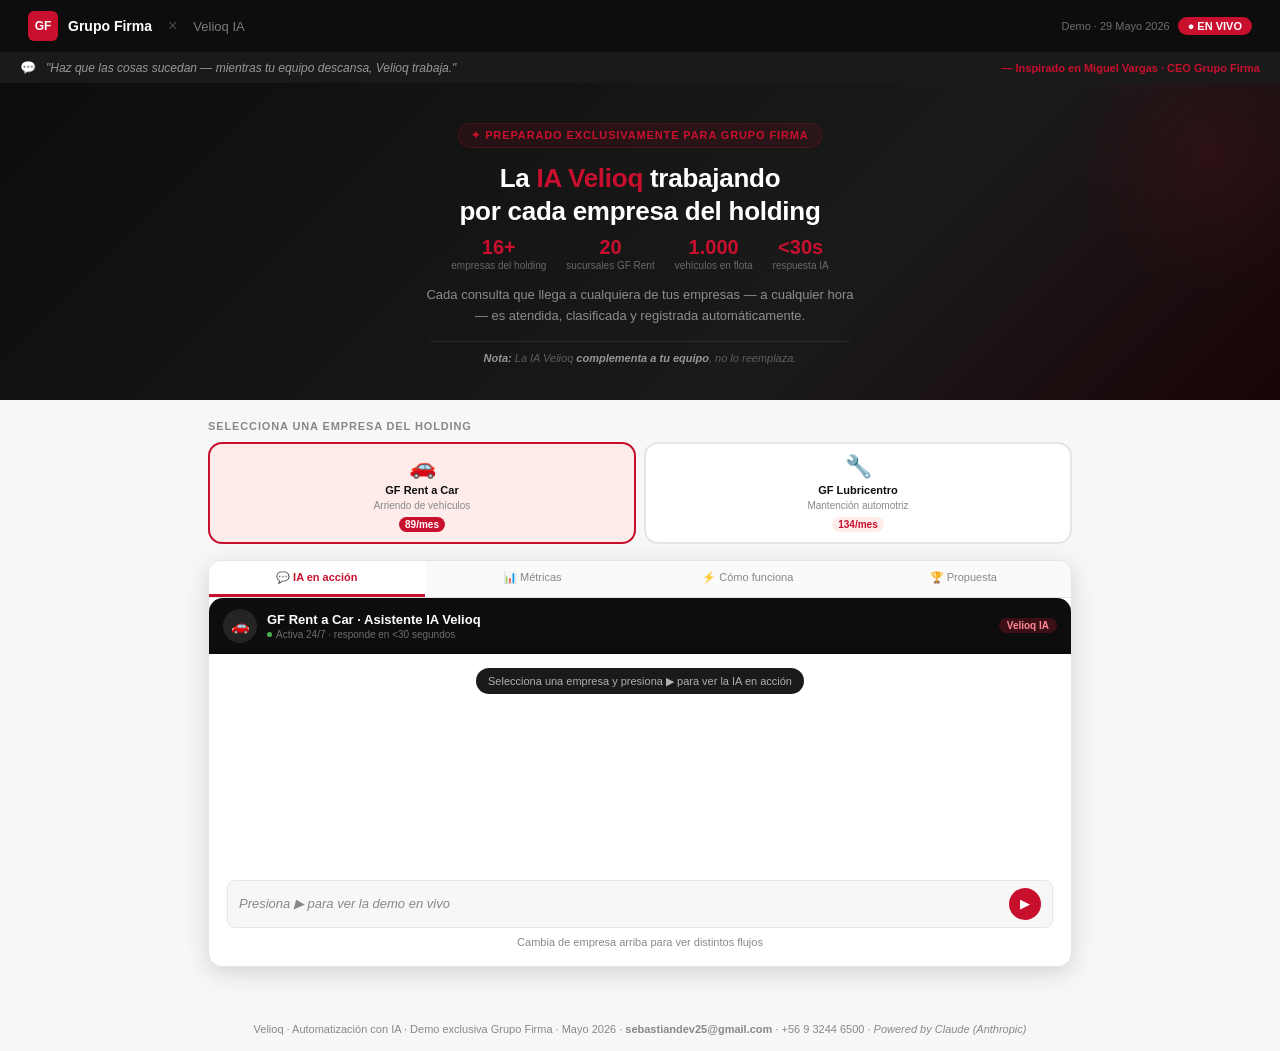
<file: grupofirma-demo.html>
<!DOCTYPE html>
<html lang="es">
<head>
<meta charset="UTF-8">
<meta name="viewport" content="width=device-width, initial-scale=1.0">
<title>Velioq × Grupo Firma — Demo IA</title>
<style>
*{box-sizing:border-box;margin:0;padding:0}
:root{
  --red:#C8102E;--red-dark:#9E0D24;--red-light:#FDECEA;
  --black:#0D0D0D;--dark:#1A1A1A;--dark2:#242424;
  --white:#fff;--bg:#F7F7F7;
  --text:#0D0D0D;--text2:#4a4a4a;--text3:#888;
  --border:#E5E5E5;--border2:#D0D0D0;
  --teal:#1D9E75;--teal-light:#E1F5EE;
  --amber:#BA7517;
  --radius:8px;--radius-lg:14px;
  --shadow:0 1px 4px rgba(0,0,0,0.08);
  --shadow-lg:0 6px 24px rgba(0,0,0,0.14);
}
body{font-family:-apple-system,BlinkMacSystemFont,'Segoe UI',sans-serif;background:var(--bg);color:var(--text);min-height:100vh}
.topbar{background:var(--black);padding:0 20px;height:52px;display:flex;align-items:center;justify-content:space-between;position:sticky;top:0;z-index:50}
.tl{display:flex;align-items:center;gap:10px}
.gf-mark{width:30px;height:30px;background:var(--red);border-radius:6px;display:flex;align-items:center;justify-content:center;font-weight:900;font-size:12px;color:#fff;flex-shrink:0}
.tl-brand{font-size:14px;font-weight:700;color:#fff}
.tl-sep{color:rgba(255,255,255,.25);margin:0 6px}
.tl-sub{font-size:13px;color:rgba(255,255,255,.45)}
.tr{display:flex;align-items:center;gap:8px}
.date-tag{font-size:11px;color:rgba(255,255,255,.4);display:none}
.live-tag{font-size:11px;background:var(--red);color:#fff;padding:3px 10px;border-radius:20px;font-weight:600}
.quote-bar{background:var(--dark);padding:8px 20px;display:flex;align-items:center;gap:10px;overflow:hidden}
.quote-icon{font-size:13px;color:var(--red);flex-shrink:0}
.quote-text{font-size:12px;color:rgba(255,255,255,.55);font-style:italic;white-space:nowrap;overflow:hidden;text-overflow:ellipsis;flex:1}
.quote-author{font-size:11px;color:var(--red);font-weight:600;white-space:nowrap;flex-shrink:0;margin-left:8px}
.hero{background:linear-gradient(135deg,var(--black) 0%,var(--dark) 65%,#1a0508 100%);padding:32px 20px 28px;position:relative;overflow:hidden}
.hero::before{content:'';position:absolute;top:-80px;right:-80px;width:300px;height:300px;background:radial-gradient(circle,rgba(200,16,46,.1),transparent 65%);pointer-events:none}
.hero-inner{max-width:720px;margin:0 auto;text-align:center;position:relative;z-index:1}
.hero-eyebrow{display:inline-flex;align-items:center;gap:6px;font-size:11px;font-weight:600;letter-spacing:.08em;text-transform:uppercase;color:var(--red);background:rgba(200,16,46,.1);border:1px solid rgba(200,16,46,.2);padding:5px 12px;border-radius:20px;margin-bottom:14px}
.hero-title{font-size:22px;font-weight:800;color:#fff;line-height:1.25;margin-bottom:10px;letter-spacing:-.01em}
.hero-title .accent{color:var(--red)}
.hero-stats{display:flex;justify-content:center;gap:20px;flex-wrap:wrap;margin-bottom:14px}
.hero-stat-val{font-size:20px;font-weight:800;color:var(--red);line-height:1}
.hero-stat-label{font-size:10px;color:rgba(255,255,255,.35);margin-top:3px;text-align:center}
.hero-sub{font-size:13px;color:rgba(255,255,255,.5);max-width:440px;margin:0 auto 14px;line-height:1.6}
.hero-nota{font-size:11px;color:rgba(255,255,255,.3);font-style:italic;border-top:1px solid rgba(255,255,255,.08);padding-top:10px;max-width:420px;margin:0 auto}
.hero-nota strong{color:rgba(255,255,255,.55)}
.main{max-width:920px;margin:0 auto;padding:16px 20px 40px}
.sel-wrap{margin-bottom:16px}
.sel-label{font-size:11px;font-weight:600;color:var(--text3);text-transform:uppercase;letter-spacing:.08em;margin-bottom:10px;display:block}
.emp-grid{display:grid;grid-template-columns:repeat(2,1fr);gap:8px}
.emp-btn{display:flex;flex-direction:column;align-items:center;gap:4px;padding:10px 8px;border-radius:var(--radius-lg);border:2px solid var(--border);background:var(--white);cursor:pointer;transition:all .15s;font-family:inherit;text-align:center}
.emp-btn:hover{border-color:var(--red);transform:translateY(-1px);box-shadow:var(--shadow)}
.emp-btn.active{border-color:var(--red);background:var(--red-light)}
.emp-btn-icon{font-size:22px}
.emp-btn-name{font-size:11px;font-weight:700;color:var(--black)}
.emp-btn-rubro{font-size:10px;color:var(--text3)}
.emp-btn-count{font-size:10px;background:var(--red-light);color:var(--red);padding:2px 6px;border-radius:20px;font-weight:600;margin-top:2px}
.emp-btn.active .emp-btn-count{background:var(--red);color:#fff}
.panel{background:var(--white);border-radius:var(--radius-lg);border:1px solid var(--border);box-shadow:var(--shadow-lg);overflow:hidden}
.panel-tabs{display:flex;border-bottom:1px solid var(--border);background:#FAFAFA;overflow-x:auto}
.ptab{flex:1;min-width:80px;padding:10px 6px;font-size:11px;font-weight:500;color:var(--text3);border:none;background:none;cursor:pointer;border-bottom:3px solid transparent;transition:all .15s;font-family:inherit;text-align:center;white-space:nowrap}
.ptab.active{color:var(--red);border-bottom-color:var(--red);font-weight:700;background:var(--white)}
.panel-body{padding:18px}
.chat-top{display:flex;align-items:center;gap:10px;background:var(--black);padding:11px 14px;margin:-18px -18px 14px;border-radius:var(--radius-lg) var(--radius-lg) 0 0}
.chat-ava{width:34px;height:34px;border-radius:50%;background:var(--dark2);display:flex;align-items:center;justify-content:center;font-size:15px;flex-shrink:0}
.chat-name-text{font-size:13px;font-weight:700;color:#fff}
.chat-status{font-size:10px;color:rgba(255,255,255,.4);display:flex;align-items:center;gap:4px;margin-top:2px}
.online-dot{width:5px;height:5px;border-radius:50%;background:#4CAF50;flex-shrink:0}
.chat-tag{font-size:10px;background:rgba(200,16,46,.25);color:#ff8899;padding:2px 8px;border-radius:20px;font-weight:600;margin-left:auto;white-space:nowrap}
.chat-msgs{min-height:200px;max-height:280px;overflow-y:auto;display:flex;flex-direction:column;gap:7px;margin-bottom:12px}
.msg{max-width:85%;padding:8px 12px;border-radius:12px;font-size:13px;line-height:1.5}
.msg.user{background:var(--bg);color:var(--text);border-bottom-left-radius:3px;align-self:flex-start}
.msg.ia{background:var(--red);color:#fff;border-bottom-right-radius:3px;align-self:flex-end}
.msg.sys{background:var(--dark);color:rgba(255,255,255,.65);font-size:11px;align-self:center;border-radius:20px;padding:5px 12px;text-align:center}
.chat-input-row{display:flex;gap:8px;align-items:center;background:var(--bg);border-radius:var(--radius);padding:7px 11px;border:1px solid var(--border)}
.chat-ph{flex:1;font-size:13px;color:var(--text3);font-style:italic}
.play-btn{background:var(--red);color:#fff;border:none;width:32px;height:32px;border-radius:50%;cursor:pointer;display:flex;align-items:center;justify-content:center;font-size:13px;flex-shrink:0;transition:background .15s}
.play-btn:hover{background:var(--red-dark)}
.play-btn:disabled{opacity:.5;cursor:not-allowed}
.chat-hint{font-size:11px;color:var(--text3);text-align:center;margin-top:8px}
.demo-tag{display:inline-block;font-size:10px;background:#FBF3E3;color:var(--amber);border:1px solid rgba(186,117,23,.2);padding:3px 10px;border-radius:20px;font-weight:600;margin-bottom:12px}
.met-grid{display:grid;grid-template-columns:repeat(3,1fr);gap:10px;margin-bottom:14px}
.met-card{background:var(--bg);border-radius:var(--radius-lg);padding:12px 14px;border-left:3px solid var(--border2)}
.met-card.r{border-left-color:var(--red)}
.met-card.g{border-left-color:var(--teal)}
.met-card.a{border-left-color:var(--amber)}
.met-label{font-size:10px;font-weight:600;color:var(--text3);text-transform:uppercase;letter-spacing:.05em;margin-bottom:5px}
.met-val{font-size:22px;font-weight:800;color:var(--black)}
.met-sub{font-size:10px;color:var(--text3);margin-top:3px}
.bar-box{background:var(--bg);border-radius:var(--radius-lg);padding:12px 14px;margin-bottom:12px}
.bar-title{font-size:12px;font-weight:700;color:var(--black);margin-bottom:10px}
.bar-row{display:flex;align-items:center;gap:8px;margin-bottom:7px}
.bar-ico{font-size:13px;width:18px;text-align:center;flex-shrink:0}
.bar-lbl{font-size:11px;color:var(--text2);width:110px;flex-shrink:0}
.bar-track{flex:1;height:7px;background:var(--border);border-radius:4px;overflow:hidden}
.bar-fill{height:100%;background:var(--red);border-radius:4px}
.bar-val{font-size:11px;font-weight:700;color:var(--black);width:24px;text-align:right}
.total-box{background:var(--black);border-radius:var(--radius-lg);padding:14px;text-align:center}
.total-label{font-size:10px;color:rgba(255,255,255,.35);text-transform:uppercase;letter-spacing:.06em;margin-bottom:5px}
.total-val{font-size:26px;font-weight:800;color:var(--red)}
.total-sub{font-size:10px;color:rgba(255,255,255,.3);margin-top:3px}
.nota-comp{background:linear-gradient(135deg,var(--dark),var(--dark2));border-left:3px solid var(--red);border-radius:0 var(--radius-lg) var(--radius-lg) 0;padding:12px 14px;margin-bottom:14px}
.nota-comp-title{font-size:11px;font-weight:700;color:var(--red);text-transform:uppercase;letter-spacing:.07em;margin-bottom:5px}
.nota-comp-text{font-size:12px;color:rgba(255,255,255,.6);line-height:1.6}
.nota-comp-text strong{color:#fff}
.imp-grid{display:grid;grid-template-columns:1fr 1fr;gap:12px;margin-bottom:14px}
.imp-col{background:var(--bg);border-radius:var(--radius-lg);padding:12px 14px}
.imp-col.good{background:var(--red-light);border:1px solid rgba(200,16,46,.15)}
.imp-head{font-size:12px;font-weight:700;margin-bottom:10px;display:flex;align-items:center;gap:5px}
.imp-row{display:flex;align-items:flex-start;gap:6px;margin-bottom:6px;font-size:12px;color:var(--text2);line-height:1.4}
.imp-ico{flex-shrink:0;font-size:12px;margin-top:1px}
.flujo-wrap{background:var(--bg);border-radius:var(--radius-lg);padding:14px}
.flujo-title{font-size:12px;font-weight:700;color:var(--black);margin-bottom:12px}
.flujo-step{display:flex;align-items:flex-start;gap:10px;margin-bottom:10px;position:relative}
.flujo-step::after{content:'';position:absolute;left:13px;top:28px;width:2px;height:100%;background:var(--border);z-index:0}
.flujo-step:last-child::after{display:none}
.flujo-circle{width:26px;height:26px;border-radius:50%;background:var(--red-light);border:2px solid var(--red);display:flex;align-items:center;justify-content:center;font-size:11px;flex-shrink:0;position:relative;z-index:1}
.flujo-t{font-size:13px;font-weight:600;color:var(--black)}
.flujo-s{font-size:11px;color:var(--text3);margin-top:2px;line-height:1.4}
.prop-head{background:linear-gradient(135deg,var(--black),var(--dark));border-radius:var(--radius-lg);padding:18px;margin-bottom:14px;text-align:center;position:relative;overflow:hidden}
.prop-head::before{content:'';position:absolute;top:-40px;right:-40px;width:180px;height:180px;background:radial-gradient(circle,rgba(200,16,46,.1),transparent 65%)}
.prop-eyebrow{font-size:10px;color:rgba(255,255,255,.3);letter-spacing:.09em;text-transform:uppercase;margin-bottom:6px}
.prop-title{font-size:17px;font-weight:800;color:#fff;margin-bottom:5px;position:relative;z-index:1}
.prop-sub{font-size:12px;color:rgba(255,255,255,.4);line-height:1.55;position:relative;z-index:1}
.planes{display:grid;grid-template-columns:1fr 1fr;gap:10px;margin-bottom:12px}
.plan{background:var(--bg);border:2px solid var(--border);border-radius:var(--radius-lg);padding:14px}
.plan.rec{border-color:var(--red);background:var(--white)}
.plan-badge{font-size:10px;background:var(--red);color:#fff;padding:2px 8px;border-radius:20px;font-weight:700;display:inline-block;margin-bottom:7px}
.plan-name{font-size:13px;font-weight:800;color:var(--black);margin-bottom:3px}
.plan-feats{list-style:none;padding:0;display:flex;flex-direction:column;gap:5px;margin-top:10px}
.plan-feats li{font-size:12px;color:var(--text2);display:flex;align-items:flex-start;gap:5px;line-height:1.4}
.fc{color:var(--teal);flex-shrink:0}
.fx{color:var(--text3);flex-shrink:0}
.obs-box{background:var(--red-light);border:1px solid rgba(200,16,46,.2);border-radius:var(--radius-lg);padding:12px 14px;margin-bottom:12px}
.obs-title{font-size:12px;font-weight:700;color:var(--red);margin-bottom:7px}
.obs-row{font-size:12px;color:var(--text2);display:flex;align-items:flex-start;gap:5px;margin-bottom:5px;line-height:1.4}
.roi-box{background:var(--black);border-radius:var(--radius-lg);padding:14px;margin-bottom:12px}
.roi-title{font-size:10px;color:rgba(255,255,255,.3);text-align:center;text-transform:uppercase;letter-spacing:.07em;margin-bottom:12px}
.roi-row{display:flex;justify-content:space-around}
.roi-item{text-align:center}
.roi-val{font-size:20px;font-weight:800;color:var(--red)}
.roi-label{font-size:10px;color:rgba(255,255,255,.3);margin-top:4px;max-width:80px;margin-left:auto;margin-right:auto}
.cta-box{background:var(--red);border-radius:var(--radius-lg);padding:16px;text-align:center}
.cta-title{font-size:14px;font-weight:700;color:#fff;margin-bottom:5px}
.cta-sub{font-size:12px;color:rgba(255,255,255,.75);margin-bottom:12px;line-height:1.5}
.cta-btn{background:#fff;color:var(--red);border:none;padding:10px 22px;border-radius:var(--radius);font-size:13px;font-weight:700;cursor:pointer;transition:all .15s;text-decoration:none;display:inline-block}
.cta-btn:hover{background:#F5F5F5}
@keyframes blink{0%,100%{opacity:.3}50%{opacity:1}}
.dot{display:inline-block;width:6px;height:6px;border-radius:50%;background:rgba(255,255,255,.8);margin:0 2px;animation:blink 1.2s ease infinite}
.dot:nth-child(2){animation-delay:.2s}
.dot:nth-child(3){animation-delay:.4s}
@keyframes su{from{opacity:0;transform:translateY(5px)}to{opacity:1;transform:translateY(0)}}
.su{animation:su .3s ease forwards}
@media(min-width:600px){.topbar{padding:0 28px}.date-tag{display:block}.hero{padding:40px 28px 36px}.hero-title{font-size:26px}.main{padding:20px 28px 40px}}
@media(max-width:599px){.hero-stats{gap:14px}.met-grid{grid-template-columns:repeat(2,1fr)}.imp-grid{grid-template-columns:1fr}.planes{grid-template-columns:1fr}.panel-tabs{overflow-x:auto}.ptab{min-width:70px;font-size:10px;padding:9px 4px}}
</style>
</head>
<body>

<div class="topbar">
  <div class="tl">
    <div class="gf-mark">GF</div>
    <span class="tl-brand">Grupo Firma</span>
    <span class="tl-sep">×</span>
    <span class="tl-sub">Velioq IA</span>
  </div>
  <div class="tr">
    <span class="date-tag">Demo · 29 Mayo 2026</span>
    <span class="live-tag">● EN VIVO</span>
  </div>
</div>

<div class="quote-bar">
  <span class="quote-icon">💬</span>
  <span class="quote-text" id="quote-text"></span>
  <span class="quote-author" id="quote-author"></span>
</div>

<div class="hero">
  <div class="hero-inner">
    <div class="hero-eyebrow">✦ Preparado exclusivamente para Grupo Firma</div>
    <h1 class="hero-title">La <span class="accent">IA Velioq</span> trabajando<br>por cada empresa del holding</h1>
    <div class="hero-stats">
      <div><div class="hero-stat-val">16+</div><div class="hero-stat-label">empresas del holding</div></div>
      <div><div class="hero-stat-val">20</div><div class="hero-stat-label">sucursales GF Rent</div></div>
      <div><div class="hero-stat-val">1.000</div><div class="hero-stat-label">vehículos en flota</div></div>
      <div><div class="hero-stat-val">&lt;30s</div><div class="hero-stat-label">respuesta IA</div></div>
    </div>
    <p class="hero-sub">Cada consulta que llega a cualquiera de tus empresas — a cualquier hora — es atendida, clasificada y registrada automáticamente.</p>
    <div class="hero-nota"><strong>Nota:</strong> La IA Velioq <strong>complementa a tu equipo</strong>, no lo reemplaza.</div>
  </div>
</div>

<div class="main">
  <div class="sel-wrap">
    <span class="sel-label">Selecciona una empresa del holding</span>
    <div class="emp-grid" id="emp-grid"></div>
  </div>

  <div class="panel">
    <div class="panel-tabs">
      <button class="ptab active" onclick="switchTab('chat',this)">💬 IA en acción</button>
      <button class="ptab" onclick="switchTab('metricas',this)">📊 Métricas</button>
      <button class="ptab" onclick="switchTab('impacto',this)">⚡ Cómo funciona</button>
      <button class="ptab" onclick="switchTab('propuesta',this)">🏆 Propuesta</button>
    </div>
    <div class="panel-body">

      <div id="tab-chat">
        <div class="chat-top">
          <div class="chat-ava" id="chat-ava">🚗</div>
          <div>
            <div class="chat-name-text" id="chat-name">GF Rent a Car · Asistente IA Velioq</div>
            <div class="chat-status"><div class="online-dot"></div>Activa 24/7 · responde en &lt;30 segundos</div>
          </div>
          <div class="chat-tag">Velioq IA</div>
        </div>
        <div class="chat-msgs" id="chat-msgs">
          <div class="msg sys">Selecciona una empresa y presiona ▶ para ver la IA en acción</div>
        </div>
        <div class="chat-input-row">
          <div class="chat-ph" id="chat-ph">Presiona ▶ para ver la demo en vivo</div>
          <button class="play-btn" id="play-btn" onclick="playDemo()">▶</button>
        </div>
        <div class="chat-hint">Cambia de empresa arriba para ver distintos flujos</div>
      </div>

      <div id="tab-metricas" style="display:none">
        <div class="demo-tag">📊 Datos de ejemplo para la demo</div>
        <div class="met-grid">
          <div class="met-card r"><div class="met-label">Consultas atendidas</div><div class="met-val">223</div><div class="met-sub">mes ejemplo · ambas empresas</div></div>
          <div class="met-card g"><div class="met-label">Leads calificados</div><div class="met-val">108</div><div class="met-sub">oportunidades registradas</div></div>
          <div class="met-card a"><div class="met-label">Tiempo respuesta</div><div class="met-val">&lt;30s</div><div class="met-sub">promedio IA · 24/7</div></div>
        </div>
        <div class="bar-box">
          <div class="bar-title">Consultas por empresa — escenario proyectado</div>
          <div id="bars"></div>
        </div>
        <div class="total-box">
          <div class="total-label">Valor estimado de oportunidades — GF Rent</div>
          <div class="total-val">$2.295.000</div>
          <div class="total-sub">reservas capturadas por semana · 20 sucursales</div>
        </div>
      </div>

      <div id="tab-impacto" style="display:none">
        <div class="nota-comp">
          <div class="nota-comp-title">✦ Filosofía Velioq — Complementar, no reemplazar</div>
          <div class="nota-comp-text">La IA Velioq <strong>trabaja junto a tu equipo</strong>. Tu equipo se libera de tareas repetitivas y se enfoca en lo que importa: <strong>cerrar negocios, construir relaciones, hacer crecer el holding</strong>.</div>
        </div>
        <div class="imp-grid">
          <div class="imp-col">
            <div class="imp-head">😔 Sin IA Velioq</div>
            <div class="imp-row"><div class="imp-ico">❌</div>Consultas perdidas fuera de horario</div>
            <div class="imp-row"><div class="imp-ico">❌</div>Equipo atendiendo preguntas repetitivas</div>
            <div class="imp-row"><div class="imp-ico">❌</div>Sin registro centralizado</div>
            <div class="imp-row"><div class="imp-ico">❌</div>Cada empresa con proceso distinto</div>
            <div class="imp-row"><div class="imp-ico">❌</div>Sin visibilidad en tiempo real</div>
          </div>
          <div class="imp-col good">
            <div class="imp-head" style="color:var(--red)">🚀 Con IA Velioq</div>
            <div class="imp-row"><div class="imp-ico">✅</div>Atención 24/7 en todas las empresas</div>
            <div class="imp-row"><div class="imp-ico">✅</div>Equipo enfocado en tareas de alto valor</div>
            <div class="imp-row"><div class="imp-ico">✅</div>CRM unificado para el holding</div>
            <div class="imp-row"><div class="imp-ico">✅</div>Flujo personalizado por empresa GF</div>
            <div class="imp-row"><div class="imp-ico">✅</div>Dashboard central en tiempo real</div>
          </div>
        </div>
        <div class="flujo-wrap">
          <div class="flujo-title">¿Qué hace exactamente la IA Velioq?</div>
          <div class="flujo-step"><div class="flujo-circle">📱</div><div><div class="flujo-t">El cliente escribe por WhatsApp</div><div class="flujo-s">A cualquier empresa del holding · a cualquier hora</div></div></div>
          <div class="flujo-step"><div class="flujo-circle">🧠</div><div><div class="flujo-t">La IA analiza y clasifica el mensaje</div><div class="flujo-s">Identifica tipo de consulta, urgencia y empresa</div></div></div>
          <div class="flujo-step"><div class="flujo-circle">💬</div><div><div class="flujo-t">Respuesta personalizada al instante</div><div class="flujo-s">Menos de 30 segundos · tono de cada empresa GF</div></div></div>
          <div class="flujo-step"><div class="flujo-circle">📊</div><div><div class="flujo-t">Registro automático en CRM del holding</div><div class="flujo-s">Lead guardado con todos los datos</div></div></div>
          <div class="flujo-step"><div class="flujo-circle">🎯</div><div><div class="flujo-t">Dashboard central para Miguel</div><div class="flujo-s">Vista en tiempo real de todas las empresas</div></div></div>
        </div>
      </div>

      <div id="tab-propuesta" style="display:none">
        <div class="prop-head">
          <div class="prop-eyebrow">Propuesta diseñada exclusivamente para</div>
          <div class="prop-title">Plan Holding · Grupo Firma × Velioq</div>
          <div class="prop-sub">Un sistema de IA unificado · un solo dashboard · escalable a todo el grupo</div>
        </div>

        <div style="background:#fff7ed;border:1.5px solid #f3d8a1;border-radius:12px;padding:18px 20px;margin-bottom:18px">
          <div style="display:flex;align-items:center;gap:10px;margin-bottom:10px">
            <span style="font-size:22px">📱</span>
            <div>
              <div style="font-size:13px;font-weight:700;color:#92400e">Caso real — GF Rent Car</div>
              <div style="font-size:11px;color:#b45309">Mensaje enviado el domingo 25 de Mayo · 1:59 AM</div>
            </div>
          </div>
          <div style="background:#fff;border-radius:8px;padding:12px 14px;margin-bottom:10px;border:1px solid #e5e7eb">
            <div style="font-size:12px;color:#6b7280;margin-bottom:6px">Mensaje enviado a GF Rent Car:</div>
            <div style="font-size:13px;color:#111;font-style:italic">"Hola, necesito arrendar un vehículo para mañana lunes. ¿Tienen disponibilidad?"</div>
            <div style="font-size:11px;color:#9ca3af;margin-top:6px">Enviado: 1:59 AM · Estado: ✓ Entregado · Sin respuesta</div>
          </div>
          <div style="font-size:12px;color:#92400e;line-height:1.6">
            ⏱ <strong>Sin respuesta automática.</strong> El cliente esperó hasta el día siguiente.<br>
            Con Velioq IA: <strong>respuesta en 30 segundos, pre-reserva registrada, ejecutivo notificado.</strong>
          </div>
        </div>

        <div class="obs-box">
          <div class="obs-title">💡 Oportunidad detectada — GF Lubricentro</div>
          <div class="obs-row"><div class="imp-ico">🔍</div>GF Lubricentro tiene presencia activa pero <strong>sin reseñas en Google Maps</strong>. La IA invita automáticamente a cada cliente a dejar una reseña — reputación digital sin esfuerzo.</div>
        </div>

        <div class="planes">
          <div class="plan">
            <div class="plan-name">Plan por Empresa</div>
            <div style="font-size:11px;color:var(--text3);margin:4px 0 8px;font-style:italic">Conversemos sobre el plan ideal</div>
            <ul class="plan-feats">
              <li><span class="fc">✓</span>IA Velioq personalizada</li>
              <li><span class="fc">✓</span>Panel cliente con métricas</li>
              <li><span class="fc">✓</span>CRM Google Sheets</li>
              <li><span class="fc">✓</span>Análisis IA semanal</li>
              <li><span class="fx">—</span>Dashboard central holding</li>
              <li><span class="fx">—</span>Descuento por volumen</li>
            </ul>
          </div>
          <div class="plan rec">
            <div class="plan-badge">★ RECOMENDADO PARA GRUPO FIRMA</div>
            <div class="plan-name">Plan Holding</div>
            <div style="font-size:11px;color:rgba(0,0,0,.5);margin:4px 0 8px;font-style:italic">Conversemos sobre la propuesta que mejor se adapte</div>
            <ul class="plan-feats">
              <li><span class="fc">✓</span>GF Rent + GF Lubricentro incluidos</li>
              <li><span class="fc">✓</span>IA Velioq para cada empresa</li>
              <li><span class="fc">✓</span>Dashboard central · vista Miguel</li>
              <li><span class="fc">✓</span>CRM unificado del holding</li>
              <li><span class="fc">✓</span>Reputación digital automática</li>
              <li><span class="fc">✓</span>Escalable al resto del grupo</li>
            </ul>
          </div>
        </div>

        <div class="roi-box">
          <div class="roi-title">Impacto estimado para Grupo Firma</div>
          <div class="roi-row">
            <div class="roi-item"><div class="roi-val">+40%</div><div class="roi-label">leads capturados fuera de horario</div></div>
            <div class="roi-item"><div class="roi-val">-60%</div><div class="roi-label">tiempo en consultas repetitivas</div></div>
            <div class="roi-item"><div class="roi-val">4.8★</div><div class="roi-label">reputación Google Maps automática</div></div>
          </div>
        </div>

        <div class="cta-box">
          <div class="cta-title">¿Empezamos con una empresa piloto?</div>
          <div class="cta-sub">Iniciamos con <strong>GF Rent a Car</strong> — sin riesgo, resultados en 30 días.<br>Si los números convencen, escalamos al holding completo.</div>
          <a class="cta-btn" href="https://wa.me/56932446500?text=Hola%20Sebasti%C3%A1n%2C%20vi%20la%20demo%20de%20Velioq%20para%20Grupo%20Firma.%20Quiero%20definir%20la%20empresa%20piloto." target="_blank" rel="noopener">Definir empresa piloto → WhatsApp</a>
        </div>
      </div>

    </div>
  </div>
</div>

<div style="text-align:center;padding:16px 20px;font-size:11px;color:var(--text3)">
  Velioq · Automatización con IA · Demo exclusiva Grupo Firma · Mayo 2026 · <strong>sebastiandev25@gmail.com</strong> · +56 9 3244 6500 · <em>Powered by Claude (Anthropic)</em>
</div>

<script>
const FRASES=[
  {txt:"Haz que las cosas sucedan — mientras tu equipo descansa, Velioq trabaja.",autor:"Inspirado en Miguel Vargas · CEO Grupo Firma"},
  {txt:"Hace 11 años comenzamos con un sueño: transformar industrias tradicionales. La IA es el siguiente paso.",autor:"Filosofía Grupo Firma"},
  {txt:"El éxito empresarial está en escalar con agilidad y visión — la IA te da las dos.",autor:"Velioq para Grupo Firma"},
  {txt:"Un holding que nunca duerme: cada consulta atendida, cada oportunidad registrada, las 24 horas.",autor:"Velioq × Grupo Firma"},
  {txt:"La innovación no reemplaza a las personas: las potencia para hacer lo que solo ellas pueden hacer.",autor:"Velioq · Complementar, no reemplazar"},
];

let fraseIdx=0;
function nextFrase(){
  const f=FRASES[fraseIdx%FRASES.length];
  document.getElementById("quote-text").textContent=`"${f.txt}"`;
  document.getElementById("quote-author").textContent=`— ${f.autor}`;
  fraseIdx++;
}
nextFrase();
setInterval(nextFrase,5000);

const EMPRESAS=[
  {icon:"🚗",name:"GF Rent a Car",rubro:"Arriendo de vehículos",consultas:89,ph:"Ej: Quiero arrendar un auto para...",
   msgs:[
    {t:"sys",txt:"⚠️ Sin Velioq: mensaje enviado el domingo 25/05 a la 1:59 AM — sin respuesta automática"},
    {t:"user",txt:"Hola, necesito arrendar un vehículo para mañana lunes. ¿Tienen disponibilidad?"},
    {t:"ia",txt:"¡Hola! Soy el asistente IA de GF Rent a Car. Para el día lunes tenemos disponibilidad. ¿Qué tipo de vehículo necesita — auto, camioneta o van? ¿Y para cuántos días?"},
    {t:"user",txt:"Una camioneta, 3 días"},
    {t:"ia",txt:"Tenemos disponible una Toyota Hilux 2023 para el lunes. Le envío los detalles y coordino con nuestro ejecutivo para confirmar. ¿Me puede indicar su nombre para registrar la pre-reserva?"},
    {t:"sys",txt:"✓ Con Velioq: respuesta en 30 seg · Pre-reserva registrada · Ejecutivo notificado · Cliente no buscó otra opción"},
   ]},
  {icon:"🔧",name:"GF Lubricentro",rubro:"Mantención automotriz",consultas:134,ph:"Ej: Necesito cambio de aceite para...",
   msgs:[
    {t:"user",txt:"Buenas, necesito cambio de aceite para mi Corolla 2021, ¿tienen hora mañana?"},
    {t:"ia",txt:"¡Buenas! Soy el asistente IA de GF Lubricentro. Para un Corolla 2021: cambio de aceite sintético 5W-30 con filtro incluido. Tenemos hora mañana a las 10:00 AM o 15:30. ¿Cuál le acomoda?"},
    {t:"user",txt:"Las 10 de la mañana, perfecto"},
    {t:"ia",txt:"¡Listo! Cita confirmada mañana 10:00 AM en GF Lubricentro. Le enviaré un recordatorio esta noche. Al finalizar, le invitaremos a compartir su experiencia en Google. 😊"},
    {t:"sys",txt:"✓ Cita agendada · Corolla 2021 · 10:00 AM · Recordatorio programado · Reseña Google programada"},
   ]},
];

let activeIdx=0,playing=false,demoId=0;

function initEmpresas(){
  const grid=document.getElementById("emp-grid");
  EMPRESAS.forEach((e,i)=>{
    const btn=document.createElement("button");
    btn.className="emp-btn"+(i===0?" active":"");
    btn.id="eb-"+i;
    btn.setAttribute("aria-label",`Ver demo de ${e.name}`);
    btn.innerHTML=`<span class="emp-btn-icon">${e.icon}</span><span class="emp-btn-name">${e.name}</span><span class="emp-btn-rubro">${e.rubro}</span><span class="emp-btn-count">${e.consultas}/mes</span>`;
    btn.onclick=()=>selectEmpresa(i);
    grid.appendChild(btn);
  });
  renderBars();
}

function selectEmpresa(idx){
  demoId++;
  activeIdx=idx;
  playing=false;
  document.querySelectorAll(".emp-btn").forEach((b,i)=>b.classList.toggle("active",i===idx));
  const e=EMPRESAS[idx];
  document.getElementById("chat-ava").textContent=e.icon;
  document.getElementById("chat-name").textContent=e.name+" · Asistente IA Velioq";
  document.getElementById("chat-ph").textContent=e.ph;
  document.getElementById("chat-msgs").innerHTML='<div class="msg sys">Presiona ▶ para ver el asistente IA Velioq en acción</div>';
  document.getElementById("play-btn").disabled=false;
}

function switchTab(tab,btn){
  ["chat","metricas","impacto","propuesta"].forEach(t=>{
    document.getElementById("tab-"+t).style.display=t===tab?"block":"none";
  });
  document.querySelectorAll(".ptab").forEach(b=>{
    b.classList.remove("active");
    b.setAttribute("aria-selected","false");
  });
  btn.classList.add("active");
  btn.setAttribute("aria-selected","true");
}

async function playDemo(){
  if(playing)return;
  playing=true;
  const myId=++demoId;
  const btn=document.getElementById("play-btn");
  btn.disabled=true;
  const msgs=document.getElementById("chat-msgs");
  msgs.innerHTML="";
  for(const m of EMPRESAS[activeIdx].msgs){
    if(myId!==demoId)return;
    await sleep(m.t==="sys"?500:700);
    if(myId!==demoId)return;
    if(m.t==="ia"){
      const t=document.createElement("div");
      t.className="msg ia su";t.style.opacity=".7";
      t.innerHTML='<span class="dot"></span><span class="dot"></span><span class="dot"></span>';
      msgs.appendChild(t);msgs.scrollTop=msgs.scrollHeight;
      await sleep(1400);
      if(myId!==demoId){t.remove();return;}
      t.remove();
    }
    const div=document.createElement("div");
    div.className=`msg ${m.t} su`;
    div.textContent=m.txt;
    msgs.appendChild(div);
    msgs.scrollTop=msgs.scrollHeight;
  }
  playing=false;
  btn.disabled=false;
}

function renderBars(){
  const max=Math.max(...EMPRESAS.map(e=>e.consultas));
  document.getElementById("bars").innerHTML=EMPRESAS.map(e=>`
    <div class="bar-row">
      <span class="bar-ico">${e.icon}</span>
      <span class="bar-lbl">${e.name}</span>
      <div class="bar-track"><div class="bar-fill" style="width:${Math.round(e.consultas/max*100)}%"></div></div>
      <span class="bar-val">${e.consultas}</span>
    </div>`).join("");
}

function sleep(ms){return new Promise(r=>setTimeout(r,ms));}
initEmpresas();
</script>
</body>
</html>
</file>
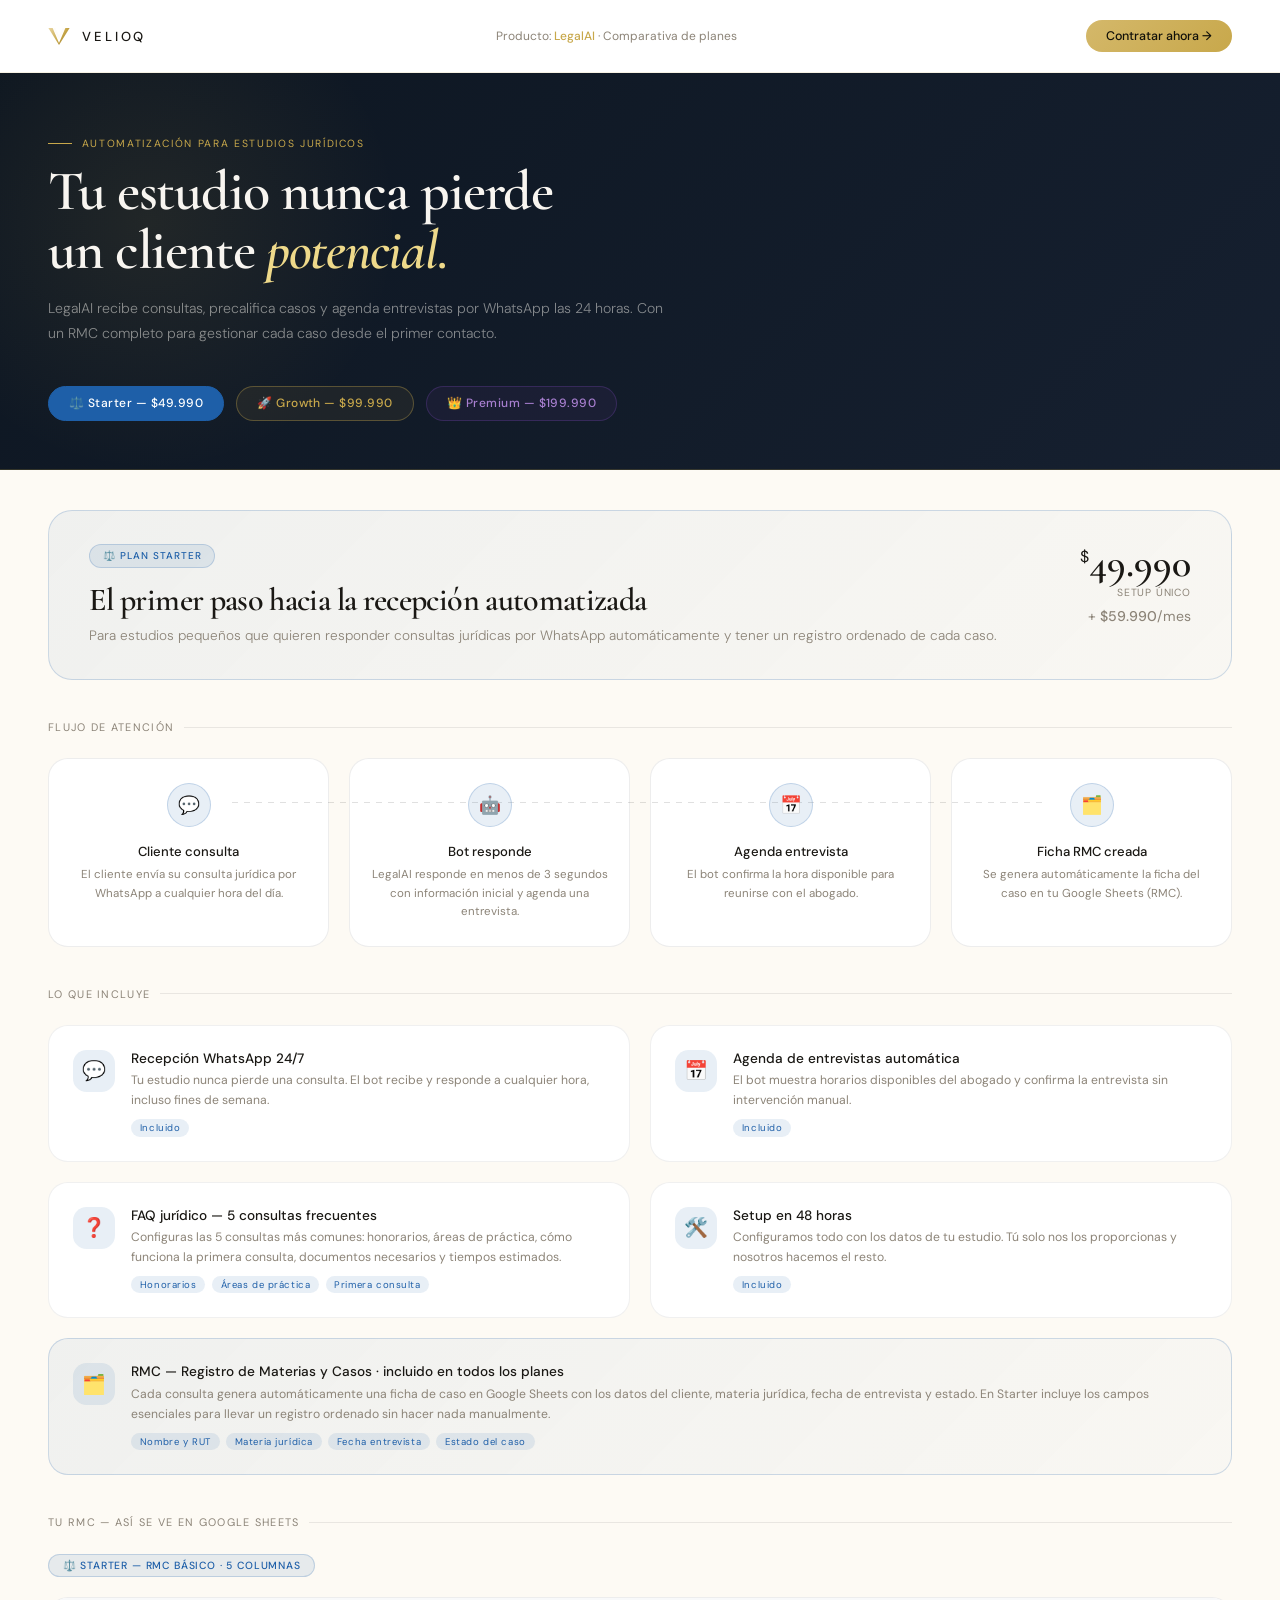
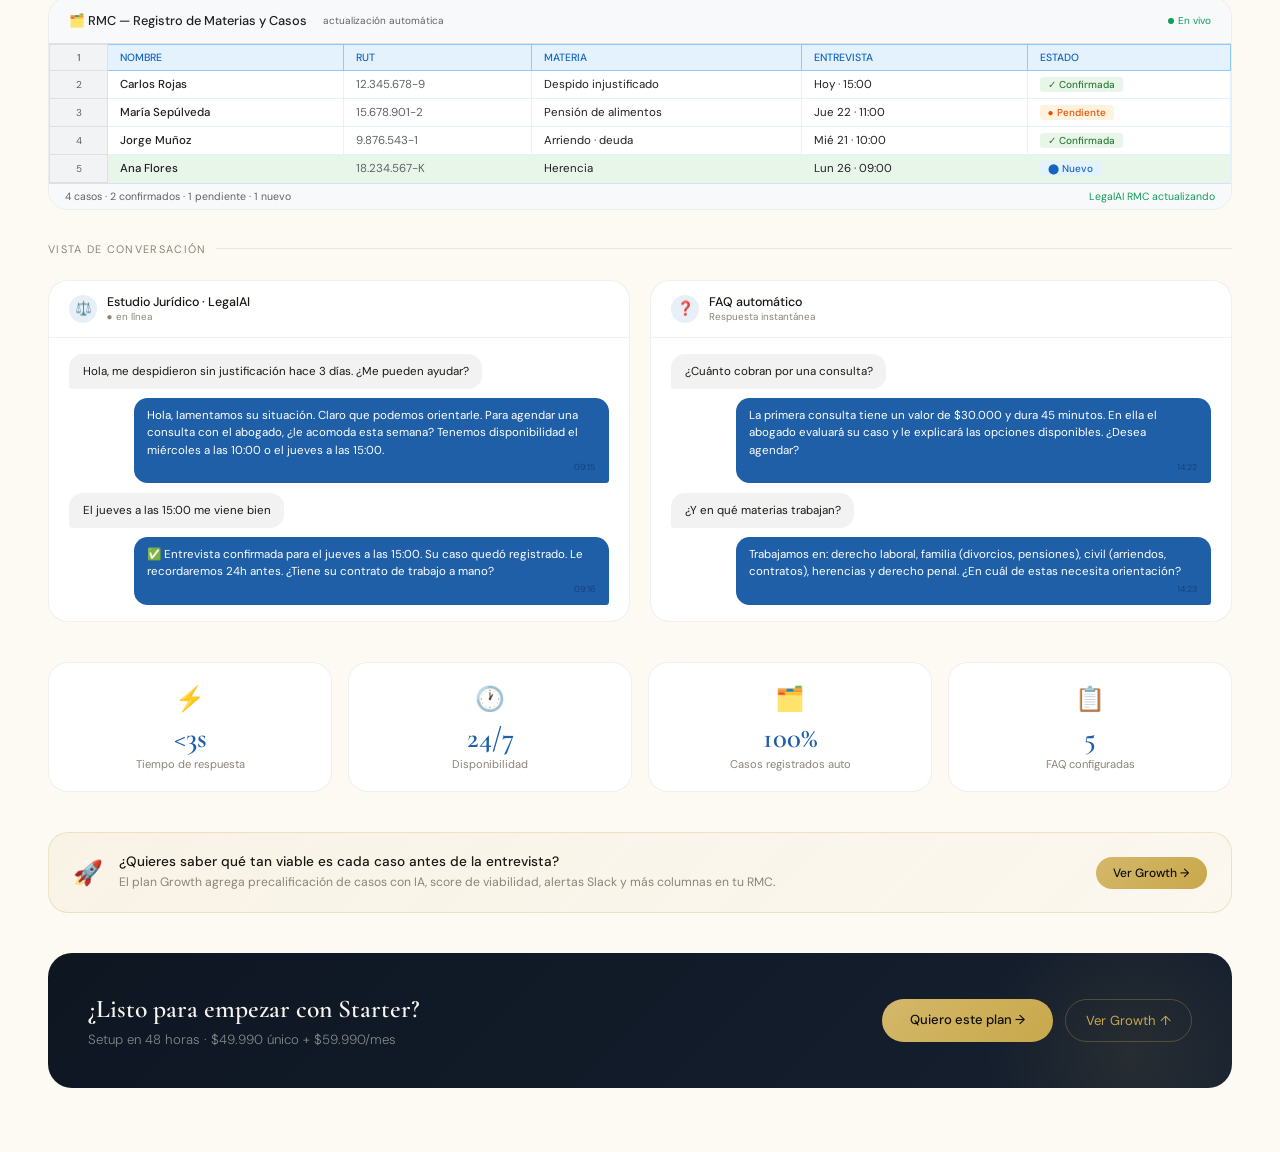
<file: legalai-dashboard.html>
<!DOCTYPE html>
<html lang="es">
<head>
<!-- deploy: 2026-05-30 -->
<meta charset="UTF-8">
<meta name="viewport" content="width=device-width, initial-scale=1.0">
<title>LegalAI — Dashboard de Planes</title>
<link rel="preconnect" href="https://fonts.googleapis.com">
<link href="https://fonts.googleapis.com/css2?family=Cormorant+Garamond:ital,wght@0,400;0,600;1,400&family=DM+Sans:wght@300;400;500&display=swap" rel="stylesheet">
<style>
*,*::before,*::after{margin:0;padding:0;box-sizing:border-box;}
:root{
  --cream:#FDFAF4;--white:#FFFFFF;--black:#111009;
  --gold:#C8A84B;--gold-light:#D4B86A;--gold-pale:#EED98A;
  --stone:#8C8478;--ink:#1A1814;
  --s:#1E5FA8;--s-dim:rgba(30,95,168,0.1);--s-border:rgba(30,95,168,0.2);
  --g:#C8A84B;--g-dim:rgba(200,168,75,0.1);--g-border:rgba(200,168,75,0.25);
  --p:#6B3FA0;--p-dim:rgba(107,63,160,0.1);--p-border:rgba(107,63,160,0.2);
}
html{scroll-behavior:smooth;}
body{font-family:'DM Sans',sans-serif;background:var(--cream);color:var(--ink);overflow-x:hidden;}

/* HEADER */
header{background:var(--white);border-bottom:1px solid rgba(200,168,75,0.15);padding:1.25rem 3rem;display:flex;align-items:center;justify-content:space-between;position:sticky;top:0;z-index:50;}
.hlogo{display:flex;align-items:center;gap:0.75rem;}
.hlogo svg{width:22px;height:17px;}
.hword{font-size:0.82rem;font-weight:500;letter-spacing:0.22em;text-transform:uppercase;color:var(--ink);}
.hprod{font-size:0.75rem;color:var(--stone);}
.hprod strong{color:var(--gold);font-weight:500;}
.hcta{background:linear-gradient(135deg,var(--gold-light),var(--gold));color:var(--black);padding:0.5rem 1.25rem;border-radius:2rem;font-size:0.78rem;font-weight:500;text-decoration:none;transition:opacity 0.2s;}
.hcta:hover{opacity:0.88;}

/* HERO */
.hero{position:relative;overflow:hidden;padding:4rem 3rem 3rem;background:linear-gradient(135deg,#0D1621 0%,#162030 100%);border-bottom:1px solid rgba(200,168,75,0.2);}
.hero-bg{position:absolute;inset:0;background:url('https://images.unsplash.com/photo-1589829545856-d10d557cf95f?w=1400&q=80') center/cover no-repeat;opacity:0.06;}
.hero-glow{position:absolute;width:500px;height:500px;background:radial-gradient(circle,rgba(200,168,75,0.1) 0%,transparent 70%);top:-100px;left:-100px;pointer-events:none;}
.hero-content{position:relative;z-index:2;max-width:620px;}
.hero-tag{font-size:0.65rem;letter-spacing:0.16em;text-transform:uppercase;color:var(--gold);margin-bottom:0.75rem;display:flex;align-items:center;gap:0.6rem;}
.hero-tag-line{width:24px;height:0.5px;background:var(--gold);}
.hero-title{font-family:'Cormorant Garamond',serif;font-size:clamp(2.2rem,5vw,3.5rem);font-weight:600;line-height:1.05;letter-spacing:-0.02em;color:#F8F5F0;margin-bottom:1rem;}
.hero-title em{font-style:italic;color:var(--gold-pale);}
.hero-desc{font-size:0.88rem;line-height:1.78;color:rgba(248,245,240,0.5);font-weight:300;}
.plan-tabs{position:relative;z-index:2;display:flex;gap:0.75rem;margin-top:2.5rem;flex-wrap:wrap;}
.plan-tab{padding:0.55rem 1.25rem;border-radius:2rem;font-size:0.75rem;font-weight:500;letter-spacing:0.04em;cursor:pointer;border:1px solid transparent;transition:all 0.25s;}
.plan-tab.s{color:#5B9FE8;border-color:rgba(30,95,168,0.35);background:rgba(30,95,168,0.1);}
.plan-tab.s.active,.plan-tab.s:hover{background:var(--s);color:white;border-color:var(--s);}
.plan-tab.g{color:var(--g);border-color:rgba(200,168,75,0.35);background:rgba(200,168,75,0.08);}
.plan-tab.g.active,.plan-tab.g:hover{background:var(--g);color:var(--black);border-color:var(--g);}
.plan-tab.p{color:#A87FD0;border-color:rgba(107,63,160,0.35);background:rgba(107,63,160,0.1);}
.plan-tab.p.active,.plan-tab.p:hover{background:var(--p);color:white;border-color:var(--p);}

/* MAIN */
.main{padding:2.5rem 3rem 4rem;}
.plan-panel{display:none;}.plan-panel.active{display:block;}

/* PLAN HEADER */
.plan-header{display:grid;grid-template-columns:1fr auto;gap:2rem;align-items:start;margin-bottom:2.5rem;padding:2rem 2.5rem;border-radius:1.5rem;border:1px solid rgba(0,0,0,0.07);}
.ph-s{background:linear-gradient(135deg,rgba(30,95,168,0.06),rgba(30,95,168,0.02));border-color:var(--s-border);}
.ph-g{background:linear-gradient(135deg,rgba(200,168,75,0.08),rgba(200,168,75,0.02));border-color:var(--g-border);}
.ph-p{background:linear-gradient(135deg,rgba(107,63,160,0.07),rgba(107,63,160,0.02));border-color:var(--p-border);}
.plan-badge{display:inline-flex;align-items:center;gap:0.4rem;border-radius:2rem;padding:0.28rem 0.8rem;font-size:0.62rem;font-weight:500;letter-spacing:0.1em;text-transform:uppercase;margin-bottom:0.75rem;}
.pb-s{background:var(--s-dim);color:var(--s);border:0.5px solid var(--s-border);}
.pb-g{background:var(--g-dim);color:var(--g);border:0.5px solid var(--g-border);}
.pb-p{background:var(--p-dim);color:var(--p);border:0.5px solid var(--p-border);}
.plan-name-big{font-family:'Cormorant Garamond',serif;font-size:2rem;font-weight:600;letter-spacing:-0.02em;color:var(--ink);margin-bottom:0.4rem;}
.plan-tagline{font-size:0.85rem;color:var(--stone);font-weight:300;line-height:1.6;}
.plan-pricing{text-align:right;}
.plan-price-main{font-family:'Cormorant Garamond',serif;font-size:2.5rem;font-weight:600;color:var(--ink);line-height:1;}
.plan-price-main sup{font-size:1rem;font-family:'DM Sans',sans-serif;font-weight:400;vertical-align:super;}
.plan-price-label{font-size:0.65rem;color:var(--stone);letter-spacing:0.08em;text-transform:uppercase;margin-top:0.2rem;}
.plan-price-monthly{font-size:0.88rem;color:var(--stone);margin-top:0.5rem;}
.plan-price-monthly strong{font-weight:500;}

/* SECTION TITLE */
.sec-title{font-size:0.68rem;letter-spacing:0.12em;text-transform:uppercase;color:var(--stone);margin-bottom:1.5rem;display:flex;align-items:center;gap:0.6rem;}
.sec-title::after{content:'';flex:1;height:0.5px;background:rgba(0,0,0,0.08);}

/* FLOW */
.flow-grid{display:grid;grid-template-columns:repeat(4,1fr);gap:1.25rem;margin-bottom:2.5rem;position:relative;}
.flow-grid::before{content:'';position:absolute;top:44px;left:calc(12.5% + 36px);right:calc(12.5% + 36px);height:1px;background:repeating-linear-gradient(90deg,rgba(0,0,0,0.12) 0px,rgba(0,0,0,0.12) 6px,transparent 6px,transparent 12px);}
.flow-step{background:var(--white);border:1px solid rgba(0,0,0,0.07);border-radius:1.25rem;padding:1.5rem 1.25rem;text-align:center;transition:transform 0.2s,box-shadow 0.2s;}
.flow-step:hover{transform:translateY(-3px);box-shadow:0 8px 24px rgba(0,0,0,0.08);}
.flow-num{width:44px;height:44px;border-radius:50%;display:flex;align-items:center;justify-content:center;font-size:1.1rem;margin:0 auto 1rem;position:relative;z-index:1;}
.fn-s{background:var(--s-dim);border:1px solid var(--s-border);}
.fn-g{background:var(--g-dim);border:1px solid var(--g-border);}
.fn-p{background:var(--p-dim);border:1px solid var(--p-border);}
.flow-step-title{font-size:0.82rem;font-weight:500;color:var(--ink);margin-bottom:0.4rem;}
.flow-step-desc{font-size:0.72rem;line-height:1.6;color:var(--stone);}

/* FEATURES */
.features-grid{display:grid;grid-template-columns:1fr 1fr;gap:1.25rem;margin-bottom:2.5rem;}
.feat{background:var(--white);border:1px solid rgba(0,0,0,0.06);border-radius:1.25rem;padding:1.5rem;display:flex;align-items:flex-start;gap:1rem;transition:transform 0.2s;}
.feat:hover{transform:translateY(-2px);}
.feat.full{grid-column:1/-1;}
.feat-icon{width:42px;height:42px;border-radius:0.85rem;flex-shrink:0;display:flex;align-items:center;justify-content:center;font-size:1.2rem;}
.fi-s{background:var(--s-dim);}
.fi-g{background:var(--g-dim);}
.fi-p{background:var(--p-dim);}
.feat-title{font-size:0.85rem;font-weight:500;color:var(--ink);margin-bottom:0.3rem;}
.feat-desc{font-size:0.76rem;line-height:1.62;color:var(--stone);}
.feat-tags{display:flex;gap:0.4rem;flex-wrap:wrap;margin-top:0.5rem;}
.ftag{font-size:0.6rem;letter-spacing:0.06em;padding:0.15rem 0.55rem;border-radius:2rem;}
.ft-s{background:var(--s-dim);color:var(--s);}
.ft-g{background:var(--g-dim);color:var(--g);}
.ft-p{background:var(--p-dim);color:var(--p);}
.ft-new{background:rgba(239,68,68,0.1);color:#DC2626;}

/* CHAT PREVIEW */
.preview-grid{display:grid;grid-template-columns:1fr 1fr;gap:1.25rem;margin-bottom:2.5rem;}
.prev-card{background:var(--white);border:1px solid rgba(0,0,0,0.06);border-radius:1.25rem;overflow:hidden;}
.prev-head{padding:0.85rem 1.25rem;display:flex;align-items:center;gap:0.6rem;border-bottom:1px solid rgba(0,0,0,0.05);}
.prev-icon{width:28px;height:28px;border-radius:50%;display:flex;align-items:center;justify-content:center;font-size:0.85rem;}
.pi-s{background:var(--s-dim);}
.pi-g{background:var(--g-dim);}
.pi-p{background:var(--p-dim);}
.prev-name{font-size:0.78rem;font-weight:500;color:var(--ink);}
.prev-sub{font-size:0.62rem;color:var(--stone);}
.prev-body{padding:1rem 1.25rem;display:flex;flex-direction:column;gap:0.6rem;}
.pm{max-width:88%;padding:0.55rem 0.85rem;border-radius:0.85rem;font-size:0.72rem;line-height:1.5;}
.pm.in{background:rgba(0,0,0,0.05);align-self:flex-start;color:var(--ink);border-bottom-left-radius:0.2rem;}
.pm.out{align-self:flex-end;color:white;border-bottom-right-radius:0.2rem;}
.pm-s{background:var(--s);}
.pm-g{background:var(--g);color:var(--black)!important;}
.pm-p{background:var(--p);}
.pm-time{font-size:0.55rem;color:rgba(0,0,0,0.3);text-align:right;margin-top:0.15rem;}

/* GOOGLE SHEETS / RMC */
.sheets-wrap{background:var(--white);border:1px solid rgba(0,0,0,0.08);border-radius:1.25rem;overflow:hidden;margin-bottom:2.5rem;}
.sheets-chrome{background:#F8F9FA;border-bottom:1px solid #E0E0E0;padding:8px 16px;display:flex;align-items:center;gap:10px;}
.sheets-dots{display:flex;gap:5px;}
.sheets-dot{width:9px;height:9px;border-radius:50%;}
.sheets-url{flex:1;background:#fff;border:0.5px solid #E0E0E0;border-radius:3px;padding:3px 10px;font-size:11px;color:#5F6368;}
.sheets-toolbar{background:#F8F9FA;border-bottom:0.5px solid #E0E0E0;padding:5px 16px;display:flex;align-items:center;justify-content:space-between;}
.sheets-title{display:flex;align-items:center;gap:6px;font-size:12px;font-weight:500;color:#202124;}
.sheets-live{font-size:10px;color:#0F9D58;}
.sheets-tabs{background:#F1F3F4;border-bottom:0.5px solid #E0E0E0;padding:0 16px;display:flex;gap:0;align-items:flex-end;}
.sheets-tab{padding:5px 14px;font-size:11px;color:#5F6368;}
.sheets-tab.active{background:white;border:0.5px solid #E0E0E0;border-bottom:none;border-radius:3px 3px 0 0;color:#0F9D58;font-weight:500;}
.sheets-scroll{overflow-x:auto;}
.sheets-table{width:100%;border-collapse:collapse;font-size:11.5px;}
.sheets-table th.rn{width:28px;background:#F1F3F4;border:0.5px solid #E0E0E0;padding:4px;text-align:center;color:#5F6368;font-weight:400;font-size:10px;}
.sheets-table th.col-letter{background:#F1F3F4;border:0.5px solid #E0E0E0;padding:4px 10px;text-align:center;color:#5F6368;font-weight:400;font-size:10px;}
.sheets-table th.col-header{background:#E8F5E9;border:0.5px solid #BDBDBD;padding:6px 10px;text-align:left;color:#0F9D58;font-weight:500;font-size:10.5px;letter-spacing:0.03em;white-space:nowrap;}
.sheets-table th.col-header-blue{background:#E3F2FD;border:0.5px solid #BDBDBD;padding:6px 10px;text-align:left;color:#1565C0;font-weight:500;font-size:10.5px;white-space:nowrap;}
.sheets-table td{border:0.5px solid #E0E0E0;padding:6px 10px;color:#202124;white-space:nowrap;}
.sheets-table td.rn{background:#F1F3F4;text-align:center;color:#5F6368;font-size:10px;width:28px;}
.sheets-table .row-new{background:#E8F5E9;animation:pulse-row 2s ease-in-out infinite alternate;}
.sheets-table .row-urgent{background:#FFF8F8;}
.sheets-table .row-active{background:#F3F8FF;}
@keyframes pulse-row{from{background:#E8F5E9;}to{background:#C8E6C9;}}
.badge-hot{background:#FDECEA;color:#C62828;padding:1px 7px;border-radius:3px;font-size:10px;font-weight:500;}
.badge-warm{background:#FFF8E1;color:#F57F17;padding:1px 7px;border-radius:3px;font-size:10px;font-weight:500;}
.badge-cold{background:#F3F3F3;color:#616161;padding:1px 7px;border-radius:3px;font-size:10px;font-weight:500;}
.badge-ok{background:#E8F5E9;color:#2E7D32;padding:1px 7px;border-radius:3px;font-size:10px;font-weight:500;}
.badge-pend{background:#FFF3E0;color:#E65100;padding:1px 7px;border-radius:3px;font-size:10px;font-weight:500;}
.badge-new{background:#E3F2FD;color:#1565C0;padding:1px 7px;border-radius:3px;font-size:10px;font-weight:500;}
.badge-process{background:#EDE7F6;color:#6A1B9A;padding:1px 7px;border-radius:3px;font-size:10px;font-weight:500;}
.badge-closed{background:#F1F8E9;color:#558B2F;padding:1px 7px;border-radius:3px;font-size:10px;font-weight:500;}
.sheets-footer{background:#F8F9FA;border-top:0.5px solid #E0E0E0;padding:6px 16px;display:flex;justify-content:space-between;align-items:center;}
.sheets-footer-left{font-size:10.5px;color:#5F6368;}
.sheets-footer-right{font-size:10.5px;color:#0F9D58;}

/* DRIVE MOCKUP */
.drive-wrap{background:var(--white);border:1px solid rgba(0,0,0,0.07);border-radius:1.25rem;overflow:hidden;margin-bottom:2.5rem;}

/* UPGRADE BANNER */
.upgrade-banner{background:linear-gradient(135deg,rgba(200,168,75,0.08),rgba(200,168,75,0.03));border:1px solid rgba(200,168,75,0.25);border-radius:1.25rem;padding:1.25rem 1.5rem;margin-bottom:2.5rem;display:flex;align-items:center;gap:1rem;}
.upgrade-banner.purple{background:linear-gradient(135deg,rgba(107,63,160,0.08),rgba(107,63,160,0.03));border-color:rgba(107,63,160,0.25);}
.upgrade-icon{font-size:1.5rem;flex-shrink:0;}
.upgrade-title{font-size:0.85rem;font-weight:500;color:var(--ink);margin-bottom:0.2rem;}
.upgrade-desc{font-size:0.76rem;color:var(--stone);line-height:1.55;}
.upgrade-btn{margin-left:auto;flex-shrink:0;padding:0.5rem 1.1rem;border-radius:2rem;font-size:0.75rem;font-weight:500;cursor:pointer;border:none;font-family:'DM Sans',sans-serif;transition:opacity 0.2s;}
.upgrade-btn.g{background:linear-gradient(135deg,var(--gold-light),var(--gold));color:var(--black);}
.upgrade-btn.p{background:var(--p);color:white;}
.upgrade-btn:hover{opacity:0.88;}

/* METRICS */
.metrics-grid{display:grid;grid-template-columns:repeat(4,1fr);gap:1rem;margin-bottom:2.5rem;}
.metric{background:var(--white);border:1px solid rgba(0,0,0,0.06);border-radius:1.25rem;padding:1.25rem;text-align:center;}
.metric-emoji{font-size:1.5rem;margin-bottom:0.6rem;}
.metric-num{font-family:'Cormorant Garamond',serif;font-size:1.8rem;font-weight:600;line-height:1;}
.mn-s{color:var(--s);}
.mn-g{color:var(--g);}
.mn-p{color:var(--p);}
.metric-label{font-size:0.7rem;color:var(--stone);margin-top:0.3rem;}

/* CTA */
.cta-section{background:linear-gradient(135deg,#0D1621,#162030);border-radius:1.5rem;padding:2.5rem;display:flex;align-items:center;justify-content:space-between;position:relative;overflow:hidden;}
.cta-glow{position:absolute;width:300px;height:300px;background:radial-gradient(circle,rgba(200,168,75,0.1) 0%,transparent 70%);right:-50px;top:-50px;pointer-events:none;}
.cta-left{position:relative;z-index:1;}
.cta-title{font-family:'Cormorant Garamond',serif;font-size:1.6rem;font-weight:600;color:#F8F5F0;margin-bottom:0.4rem;}
.cta-desc{font-size:0.83rem;color:rgba(248,245,240,0.5);font-weight:300;}
.cta-buttons{display:flex;gap:0.75rem;position:relative;z-index:1;}
.cta-btn{background:linear-gradient(135deg,var(--gold-light),var(--gold));color:var(--black);padding:0.75rem 1.75rem;border-radius:2rem;font-size:0.82rem;font-weight:500;text-decoration:none;border:none;cursor:pointer;font-family:'DM Sans',sans-serif;transition:opacity 0.2s;}
.cta-btn:hover{opacity:0.9;}
.cta-ghost{padding:0.75rem 1.25rem;border:0.5px solid rgba(200,168,75,0.3);border-radius:2rem;font-size:0.82rem;color:var(--gold);background:transparent;cursor:pointer;font-family:'DM Sans',sans-serif;transition:background 0.2s;}
.cta-ghost:hover{background:rgba(200,168,75,0.1);}

/* MOBILE */
@media(max-width:768px){
  header{padding:1rem 1.25rem;}
  .hprod{display:none;}
  .hero{padding:3rem 1.25rem 2.5rem;}
  .plan-tabs{gap:0.5rem;}
  .plan-tab{font-size:0.68rem;padding:0.45rem 0.85rem;}
  .main{padding:1.5rem 1.25rem 3rem;}
  .plan-header{grid-template-columns:1fr;gap:1rem;padding:1.5rem;}
  .plan-pricing{text-align:left;}
  .flow-grid{grid-template-columns:1fr 1fr;gap:1rem;}
  .flow-grid::before{display:none;}
  .features-grid{grid-template-columns:1fr;}
  .feat.full{grid-column:1;}
  .preview-grid{grid-template-columns:1fr;}
  .metrics-grid{grid-template-columns:1fr 1fr;}
  .cta-section{flex-direction:column;gap:1.5rem;padding:1.75rem;}
  .cta-buttons{flex-direction:column;width:100%;}
  .cta-btn,.cta-ghost{text-align:center;}
  .upgrade-banner{flex-direction:column;align-items:flex-start;}
  .upgrade-btn{margin-left:0;}
  .sheets-scroll{-webkit-overflow-scrolling:touch;}
}

.fade-in{opacity:0;transform:translateY(16px);transition:opacity 0.5s ease,transform 0.5s ease;}
.fade-in.visible{opacity:1;transform:translateY(0);}

/* ── CRM VISUAL ── */
*,*::before,*::after{margin:0;padding:0;box-sizing:border-box;}
:root{
  --cream:#FDFAF4;--white:#fff;--ink:#1A1814;--stone:#8C8478;
  --gold:#C8A84B;--gold-light:#D4B86A;--gold-pale:#EED98A;--gold-dim:rgba(200,168,75,0.1);
  --blue:#1E5FA8;--blue-dim:rgba(30,95,168,0.1);
  --green:#4A7C59;--green-dim:rgba(74,124,89,0.1);
  --purple:#6B3FA0;--purple-dim:rgba(107,63,160,0.1);
  --red:#DC2626;--red-dim:rgba(220,38,38,0.08);
  --orange:#D97706;--orange-dim:rgba(217,119,6,0.08);
}
body{font-family:'DM Sans',sans-serif;background:var(--cream);color:var(--ink);}

/* TABS */
.page-tabs{display:flex;gap:0;background:var(--white);border-bottom:1px solid rgba(200,168,75,0.15);padding:0 2rem;position:sticky;top:0;z-index:50;}
.page-tab{padding:1rem 1.5rem;font-size:0.82rem;font-weight:500;cursor:pointer;border-bottom:2px solid transparent;color:var(--stone);transition:all 0.2s;letter-spacing:0.03em;}
.page-tab.active{color:var(--gold);border-bottom-color:var(--gold);}
.page-content{display:none;padding:2rem;}
.page-content.active{display:block;}

/* SECTION TITLE */
.sec{font-size:0.65rem;letter-spacing:0.14em;text-transform:uppercase;color:var(--stone);margin-bottom:1.25rem;display:flex;align-items:center;gap:0.6rem;}
.sec::after{content:'';flex:1;height:0.5px;background:rgba(0,0,0,0.08);}
.plan-label{display:inline-flex;align-items:center;gap:0.4rem;padding:0.25rem 0.85rem;border-radius:2rem;font-size:0.65rem;font-weight:500;letter-spacing:0.08em;text-transform:uppercase;margin-bottom:1.25rem;}
.pl-green{background:var(--green-dim);color:var(--green);border:0.5px solid rgba(74,124,89,0.2);}
.pl-gold{background:var(--gold-dim);color:var(--gold);border:0.5px solid rgba(200,168,75,0.25);}
.pl-purple{background:var(--purple-dim);color:var(--purple);border:0.5px solid rgba(107,63,160,0.2);}
.pl-blue{background:var(--blue-dim);color:var(--blue);border:0.5px solid rgba(30,95,168,0.2);}
.block{background:var(--white);border:1px solid rgba(0,0,0,0.07);border-radius:1.25rem;overflow:hidden;margin-bottom:2rem;}
.block-head{padding:0.85rem 1.25rem;background:#F8F9FA;border-bottom:1px solid #E0E0E0;display:flex;align-items:center;justify-content:space-between;}
.block-title{font-size:0.8rem;font-weight:500;color:#202124;display:flex;align-items:center;gap:0.5rem;}
.block-live{font-size:10px;color:#0F9D58;display:flex;align-items:center;gap:4px;}
.live-dot{width:6px;height:6px;border-radius:50%;background:#0F9D58;animation:blink 2s infinite;}
@keyframes blink{0%,100%{opacity:1;}50%{opacity:0.3;}}

/* ── SHEETS BÁSICO (Starter) ── */
.sheets-table{width:100%;border-collapse:collapse;font-size:11.5px;}
.sheets-table th{background:#E8F5E9;border:0.5px solid #BDBDBD;padding:6px 12px;text-align:left;color:#0F9D58;font-weight:500;font-size:10.5px;white-space:nowrap;}
.sheets-table th.rn,.sheets-table td.rn{width:28px;background:#F1F3F4;border:0.5px solid #E0E0E0;text-align:center;color:#5F6368;font-size:10px;}
.sheets-table td{border:0.5px solid #E0E0E0;padding:6px 12px;color:#202124;white-space:nowrap;}
.sheets-table .row-new{background:#E8F5E9;animation:pulse 2s ease-in-out infinite alternate;}
.sheets-table .row-urgent{background:#FFF8F8;}
@keyframes pulse{from{background:#E8F5E9;}to{background:#C8E6C9;}}
.badge{display:inline-flex;align-items:center;padding:1px 8px;border-radius:3px;font-size:10px;font-weight:500;white-space:nowrap;}
.b-ok{background:#E8F5E9;color:#2E7D32;}
.b-pend{background:#FFF3E0;color:#E65100;}
.b-new{background:#E3F2FD;color:#1565C0;}
.b-hot{background:#FDECEA;color:#C62828;}
.b-warm{background:#FFF8E1;color:#F57F17;}
.b-cold{background:#F3F3F3;color:#616161;}
.b-process{background:#EDE7F6;color:#6A1B9A;}
.b-closed{background:#F1F8E9;color:#558B2F;}
.sheets-footer{padding:6px 16px;background:#F8F9FA;border-top:0.5px solid #E0E0E0;display:flex;justify-content:space-between;font-size:10.5px;color:#5F6368;}

/* ── SHEETS VISUAL (Growth) ── */
.growth-table{width:100%;border-collapse:collapse;font-size:11.5px;}
.growth-table th{background:#FFF8E6;border:0.5px solid #E8D5A0;padding:7px 12px;text-align:left;color:#8B6914;font-weight:500;font-size:10.5px;white-space:nowrap;}
.growth-table th.rn,.growth-table td.rn{width:28px;background:#F1F3F4;border:0.5px solid #E0E0E0;text-align:center;color:#5F6368;font-size:10px;}
.growth-table td{border:0.5px solid #F0E8D0;padding:7px 12px;color:#202124;white-space:nowrap;}
.growth-table tr:hover td{background:#FFFDF5;}
.growth-table .row-new{background:#FFFBEC;animation:pulse-g 2s ease-in-out infinite alternate;}
.growth-table .row-urgent{background:#FFF9F0;}
@keyframes pulse-g{from{background:#FFFBEC;}to{background:#FFF0C0;}}

/* VIABILITY BAR */
.viab-wrap{display:flex;align-items:center;gap:6px;min-width:90px;}
.viab-bar{flex:1;height:5px;background:#F0E8D0;border-radius:3px;overflow:hidden;}
.viab-fill{height:100%;border-radius:3px;transition:width 0.3s;}
.viab-fill.high{background:linear-gradient(90deg,#4A7C59,#69DB7C);}
.viab-fill.mid{background:linear-gradient(90deg,#D97706,#FCD34D);}
.viab-fill.low{background:linear-gradient(90deg,#9CA3AF,#D1D5DB);}
.viab-pct{font-size:10px;font-weight:500;color:#8B6914;min-width:28px;}

/* SCORE RING */
.score-ring{width:32px;height:32px;position:relative;flex-shrink:0;}
.score-ring svg{width:100%;height:100%;transform:rotate(-90deg);}
.score-ring circle{fill:none;stroke-width:3;}
.score-ring .bg{stroke:#F0E8D0;}
.score-ring .val{stroke-dasharray:88;stroke-linecap:round;}
.score-ring .val.s9{stroke:#C8A84B;stroke-dashoffset:9;}
.score-ring .val.s8{stroke:#C8A84B;stroke-dashoffset:18;}
.score-ring .val.s7{stroke:#D97706;stroke-dashoffset:26;}
.score-ring .val.s6{stroke:#9CA3AF;stroke-dashoffset:35;}
.score-num{position:absolute;inset:0;display:flex;align-items:center;justify-content:center;font-size:8px;font-weight:600;color:var(--ink);}

/* DOC CHIPS */
.doc-chips{display:flex;gap:3px;flex-wrap:wrap;}
.doc-chip{background:#FFF8E1;border:0.5px solid #F0D070;border-radius:2px;padding:1px 5px;font-size:9px;color:#8B6914;}

/* ── KANBAN (Premium) ── */
.kanban{display:grid;grid-template-columns:repeat(5,1fr);gap:0.85rem;padding:1.25rem;}
.kol{background:#F8F9FA;border-radius:0.85rem;overflow:hidden;}
.kol-head{padding:0.65rem 0.85rem;display:flex;align-items:center;justify-content:space-between;}
.kol-title{font-size:0.7rem;font-weight:500;letter-spacing:0.06em;text-transform:uppercase;}
.kol-count{width:18px;height:18px;border-radius:50%;display:flex;align-items:center;justify-content:center;font-size:9px;font-weight:600;color:white;}
.kol-body{padding:0.5rem;display:flex;flex-direction:column;gap:0.5rem;min-height:120px;}

/* KANBAN COLUMN COLORS */
.kol.k-consult .kol-head{background:#E3F2FD;}.kol.k-consult .kol-title{color:#1565C0;}.kol.k-consult .kol-count{background:#1565C0;}
.kol.k-interview .kol-head{background:#FFF8E1;}.kol.k-interview .kol-title{color:#F57F17;}.kol.k-interview .kol-count{background:#F57F17;}
.kol.k-process .kol-head{background:#EDE7F6;}.kol.k-process .kol-title{color:#6A1B9A;}.kol.k-process .kol-count{background:#6A1B9A;}
.kol.k-closed .kol-head{background:#E8F5E9;}.kol.k-closed .kol-title{color:#2E7D32;}.kol.k-closed .kol-count{background:#2E7D32;}
.kol.k-lost .kol-head{background:#FDECEA;}.kol.k-lost .kol-title{color:#C62828;}.kol.k-lost .kol-count{background:#C62828;}

/* KANBAN CARD */
.kcard{background:var(--white);border-radius:0.65rem;padding:0.75rem;border:1px solid rgba(0,0,0,0.07);cursor:default;transition:transform 0.15s,box-shadow 0.15s;}
.kcard:hover{transform:translateY(-2px);box-shadow:0 4px 12px rgba(0,0,0,0.1);}
.kcard.urgent{border-left:3px solid var(--red);}
.kcard.high-viab{border-left:3px solid var(--green);}
.kcard-name{font-size:0.75rem;font-weight:500;color:var(--ink);margin-bottom:0.3rem;}
.kcard-matter{font-size:0.67rem;color:var(--stone);margin-bottom:0.5rem;line-height:1.4;}
.kcard-meta{display:flex;align-items:center;justify-content:space-between;gap:0.35rem;}
.kcard-channel{font-size:9px;background:#F3F4F6;border-radius:3px;padding:1px 5px;color:var(--stone);}
.kcard-score{font-size:9px;font-weight:600;padding:1px 6px;border-radius:3px;}
.score-a{background:#E8F5E9;color:#2E7D32;}
.score-b{background:#FFF8E1;color:#F57F17;}
.score-c{background:#F3F3F3;color:#616161;}
.kcard-days{font-size:9px;color:var(--red);font-weight:500;}
.kcard-new{font-size:9px;color:#1565C0;font-weight:500;animation:pulse-new 1.5s infinite alternate;}
@keyframes pulse-new{from{opacity:1;}to{opacity:0.4;}}

/* STATS ROW */
.stats-row{display:grid;grid-template-columns:repeat(4,1fr);gap:0.85rem;padding:0.85rem 1.25rem;background:#FFFDF5;border-top:0.5px solid #F0E8D0;}
.stat-item{text-align:center;}
.stat-num{font-family:'Cormorant Garamond',serif;font-size:1.4rem;font-weight:600;line-height:1;}
.stat-label{font-size:9px;color:var(--stone);margin-top:2px;letter-spacing:0.04em;}

/* LEGAL RMC — same base, blue theme */
.rmc-table{width:100%;border-collapse:collapse;font-size:11.5px;}
.rmc-table th{background:#E3F2FD;border:0.5px solid #90CAF9;padding:6px 12px;text-align:left;color:#1565C0;font-weight:500;font-size:10.5px;white-space:nowrap;}
.rmc-table th.rn,.rmc-table td.rn{width:28px;background:#F1F3F4;border:0.5px solid #E0E0E0;text-align:center;color:#5F6368;font-size:10px;}
.rmc-table td{border:0.5px solid #E3F2FD;padding:6px 12px;color:#202124;white-space:nowrap;}
.rmc-table .row-new{background:#E8F5E9;animation:pulse 2s ease-in-out infinite alternate;}
.rmc-table .row-urgent{background:#FFF8F8;}

.rmc-growth-table{width:100%;border-collapse:collapse;font-size:11.5px;}
.rmc-growth-table th{background:#E8EAF6;border:0.5px solid #9FA8DA;padding:7px 12px;text-align:left;color:#283593;font-weight:500;font-size:10.5px;white-space:nowrap;}
.rmc-growth-table th.rn,.rmc-growth-table td.rn{width:28px;background:#F1F3F4;border:0.5px solid #E0E0E0;text-align:center;color:#5F6368;font-size:10px;}
.rmc-growth-table td{border:0.5px solid #E8EAF6;padding:7px 12px;color:#202124;white-space:nowrap;}
.rmc-growth-table tr:hover td{background:#F5F5FF;}
.rmc-growth-table .row-new{background:#E8F5E9;animation:pulse 2s ease-in-out infinite alternate;}
.rmc-growth-table .row-urgent{background:#FFF8F8;}

.viab-bar-blue .viab-fill.high{background:linear-gradient(90deg,#1565C0,#42A5F5);}
.viab-bar-blue .viab-fill.mid{background:linear-gradient(90deg,#F57F17,#FFC107);}
.score-ring .val.s9-blue{stroke:#1565C0;stroke-dashoffset:9;}
.score-ring .val.s8-blue{stroke:#1565C0;stroke-dashoffset:18;}
.score-ring .val.s7-blue{stroke:#F57F17;stroke-dashoffset:26;}

/* LEGAL KANBAN */
.kol.lk-consult .kol-head{background:#E8EAF6;}.kol.lk-consult .kol-title{color:#283593;}.kol.lk-consult .kol-count{background:#283593;}
.kol.lk-interview .kol-head{background:#E3F2FD;}.kol.lk-interview .kol-title{color:#1565C0;}.kol.lk-interview .kol-count{background:#1565C0;}
.kol.lk-process .kol-head{background:#EDE7F6;}.kol.lk-process .kol-title{color:#6A1B9A;}.kol.lk-process .kol-count{background:#6A1B9A;}
.kol.lk-closed .kol-head{background:#E8F5E9;}.kol.lk-closed .kol-title{color:#2E7D32;}.kol.lk-closed .kol-count{background:#2E7D32;}
.kol.lk-lost .kol-head{background:#FDECEA;}.kol.lk-lost .kol-title{color:#C62828;}.kol.lk-lost .kol-count{background:#C62828;}

/* ══ MOBILE RESPONSIVE DASHBOARD ══ */
@media(max-width:768px){
  header{padding:0.85rem 1.25rem;}
  .hprod{display:none;}
  .hcta{font-size:0.72rem;padding:0.45rem 0.9rem;}

  .hero{padding:2.5rem 1.25rem 2rem;}
  .hero-title{font-size:clamp(1.8rem,8vw,2.5rem);}
  .hero-desc{font-size:0.82rem;}
  .plan-tabs{flex-wrap:wrap;gap:0.5rem;}
  .plan-tab{font-size:0.7rem;padding:0.45rem 0.85rem;}

  .main{padding:1.25rem 1rem 3rem;}

  .plan-header{grid-template-columns:1fr;gap:1rem;padding:1.25rem;}
  .plan-pricing{text-align:left;}
  .plan-name-big{font-size:1.5rem;}

  .flow-grid{grid-template-columns:1fr 1fr;gap:0.85rem;}
  .flow-grid::before{display:none;}
  .flow-step{padding:1rem;}

  .features-grid{grid-template-columns:1fr;gap:1rem;}
  .feat.full{grid-column:1;}

  .preview-grid{grid-template-columns:1fr;}

  .kanban{grid-template-columns:1fr 1fr;gap:0.65rem;padding:0.85rem;}
  .kol.k-lost,.kol.lk-lost{display:none;}

  .metrics-grid{grid-template-columns:1fr 1fr;gap:0.75rem;}

  .cta-section{flex-direction:column;gap:1.5rem;padding:1.75rem;}
  .cta-buttons{flex-direction:column;width:100%;}
  .cta-btn,.cta-ghost{text-align:center;width:100%;}

  .upgrade-banner{flex-direction:column;align-items:flex-start;gap:0.75rem;}
  .upgrade-btn{margin-left:0;width:100%;text-align:center;}

  .sheets-scroll{-webkit-overflow-scrolling:touch;}
  .block{border-radius:0.85rem;}

  .stats-row{grid-template-columns:1fr 1fr;}
}

@media(max-width:480px){
  .plan-tabs{flex-direction:column;}
  .plan-tab{text-align:center;}
  .flow-grid{grid-template-columns:1fr;}
  .kanban{grid-template-columns:1fr;}
  .metrics-grid{grid-template-columns:1fr 1fr;}
}
html, body { -webkit-overflow-scrolling: touch; overflow-x: hidden; }
.modal-left, .main, .chat-body { -webkit-overflow-scrolling: touch; }
* { touch-action: pan-y pinch-zoom; }
</style>
</head>
<body>

<header>
  <div class="hlogo">
    <svg viewBox="0 0 40 32" fill="none"><defs><linearGradient id="g0" x1="0" y1="0" x2="40" y2="32" gradientUnits="userSpaceOnUse"><stop offset="0%" stop-color="#E8D5A0"/><stop offset="55%" stop-color="#C8A84B"/><stop offset="100%" stop-color="#8B6914"/></linearGradient></defs><polygon points="0,0 8,0 20,28 32,0 40,0 20,32" fill="url(#g0)"/><polygon points="13,0 20,14 27,0 31,0 20,22 9,0" fill="rgba(253,250,244,0.5)"/></svg>
    <span class="hword">Velioq</span>
  </div>
  <div class="hprod">Producto: <strong>LegalAI</strong> · Comparativa de planes</div>
  <a href="https://wa.me/56932446500?text=Hola%20Sebasti%C3%A1n%2C%20quiero%20contratar%20LegalAI" class="hcta" target="_blank" rel="noopener noreferrer">Contratar ahora →</a>
</header>

<div class="hero">
  <div class="hero-bg"></div>
  <div class="hero-glow"></div>
  <div class="hero-content">
    <div class="hero-tag"><span class="hero-tag-line"></span>Automatización para estudios jurídicos</div>
    <h1 class="hero-title">Tu estudio nunca pierde<br>un cliente <em>potencial.</em></h1>
    <p class="hero-desc">LegalAI recibe consultas, precalifica casos y agenda entrevistas por WhatsApp las 24 horas. Con un RMC completo para gestionar cada caso desde el primer contacto.</p>
  </div>
  <div class="plan-tabs">
    <div class="plan-tab s active" onclick="switchPlan('s')">⚖️ Starter — $49.990</div>
    <div class="plan-tab g" onclick="switchPlan('g')">🚀 Growth — $99.990</div>
    <div class="plan-tab p" onclick="switchPlan('p')">👑 Premium — $199.990</div>
  </div>
</div>

<div class="main">

<!-- ══════════════ STARTER ══════════════ -->
<div class="plan-panel active" id="panel-s">
  <div class="plan-header ph-s fade-in">
    <div>
      <div class="plan-badge pb-s">⚖️ Plan Starter</div>
      <div class="plan-name-big">El primer paso hacia la recepción automatizada</div>
      <div class="plan-tagline">Para estudios pequeños que quieren responder consultas jurídicas por WhatsApp automáticamente y tener un registro ordenado de cada caso.</div>
    </div>
    <div class="plan-pricing">
      <div class="plan-price-main"><sup>$</sup>49.990</div>
      <div class="plan-price-label">Setup único</div>
      <div class="plan-price-monthly">+ <strong>$59.990</strong>/mes</div>
    </div>
  </div>

  <div class="sec-title">Flujo de atención</div>
  <div class="flow-grid fade-in">
    <div class="flow-step"><div class="flow-num fn-s">💬</div><div class="flow-step-title">Cliente consulta</div><div class="flow-step-desc">El cliente envía su consulta jurídica por WhatsApp a cualquier hora del día.</div></div>
    <div class="flow-step"><div class="flow-num fn-s">🤖</div><div class="flow-step-title">Bot responde</div><div class="flow-step-desc">LegalAI responde en menos de 3 segundos con información inicial y agenda una entrevista.</div></div>
    <div class="flow-step"><div class="flow-num fn-s">📅</div><div class="flow-step-title">Agenda entrevista</div><div class="flow-step-desc">El bot confirma la hora disponible para reunirse con el abogado.</div></div>
    <div class="flow-step"><div class="flow-num fn-s">🗂️</div><div class="flow-step-title">Ficha RMC creada</div><div class="flow-step-desc">Se genera automáticamente la ficha del caso en tu Google Sheets (RMC).</div></div>
  </div>

  <div class="sec-title">Lo que incluye</div>
  <div class="features-grid fade-in">
    <div class="feat"><div class="feat-icon fi-s">💬</div><div><div class="feat-title">Recepción WhatsApp 24/7</div><div class="feat-desc">Tu estudio nunca pierde una consulta. El bot recibe y responde a cualquier hora, incluso fines de semana.</div><div class="feat-tags"><span class="ftag ft-s">Incluido</span></div></div></div>
    <div class="feat"><div class="feat-icon fi-s">📅</div><div><div class="feat-title">Agenda de entrevistas automática</div><div class="feat-desc">El bot muestra horarios disponibles del abogado y confirma la entrevista sin intervención manual.</div><div class="feat-tags"><span class="ftag ft-s">Incluido</span></div></div></div>
    <div class="feat"><div class="feat-icon fi-s">❓</div><div><div class="feat-title">FAQ jurídico — 5 consultas frecuentes</div><div class="feat-desc">Configuras las 5 consultas más comunes: honorarios, áreas de práctica, cómo funciona la primera consulta, documentos necesarios y tiempos estimados.</div><div class="feat-tags"><span class="ftag ft-s">Honorarios</span><span class="ftag ft-s">Áreas de práctica</span><span class="ftag ft-s">Primera consulta</span></div></div></div>
    <div class="feat"><div class="feat-icon fi-s">🛠️</div><div><div class="feat-title">Setup en 48 horas</div><div class="feat-desc">Configuramos todo con los datos de tu estudio. Tú solo nos los proporcionas y nosotros hacemos el resto.</div><div class="feat-tags"><span class="ftag ft-s">Incluido</span></div></div></div>
    <div class="feat full" style="background:linear-gradient(135deg,rgba(30,95,168,0.06),rgba(30,95,168,0.02));border-color:var(--s-border);">
      <div class="feat-icon fi-s">🗂️</div>
      <div>
        <div class="feat-title">RMC — Registro de Materias y Casos · incluido en todos los planes</div>
        <div class="feat-desc">Cada consulta genera automáticamente una ficha de caso en Google Sheets con los datos del cliente, materia jurídica, fecha de entrevista y estado. En Starter incluye los campos esenciales para llevar un registro ordenado sin hacer nada manualmente.</div>
        <div class="feat-tags"><span class="ftag ft-s">Nombre y RUT</span><span class="ftag ft-s">Materia jurídica</span><span class="ftag ft-s">Fecha entrevista</span><span class="ftag ft-s">Estado del caso</span></div>
      </div>
    </div>
  </div>

  <div class="sec-title">Tu RMC — así se ve en Google Sheets</div>
  <div class="plan-label pl-blue">⚖️ Starter — RMC básico · 5 columnas</div>
  <div class="block">
    <div class="block-head">
      <div class="block-title">🗂️ RMC — Registro de Materias y Casos<span style="font-size:10px;color:#5F6368;font-weight:400;margin-left:8px;">actualización automática</span></div>
      <div class="block-live"><span class="live-dot"></span>En vivo</div>
    </div>
    <div style="overflow-x:auto;">
      <table class="rmc-table">
        <colgroup><col style="width:26px;"><col style="width:125px;"><col style="width:100px;"><col style="width:140px;"><col style="width:120px;"><col style="width:100px;"></colgroup>
        <thead><tr><th class="rn">1</th><th>NOMBRE</th><th>RUT</th><th>MATERIA</th><th>ENTREVISTA</th><th>ESTADO</th></tr></thead>
        <tbody>
          <tr><td class="rn">2</td><td style="font-weight:500;">Carlos Rojas</td><td style="color:#5F6368;">12.345.678-9</td><td>Despido injustificado</td><td>Hoy · 15:00</td><td><span class="badge b-ok">✓ Confirmada</span></td></tr>
          <tr><td class="rn">3</td><td style="font-weight:500;">María Sepúlveda</td><td style="color:#5F6368;">15.678.901-2</td><td>Pensión de alimentos</td><td>Jue 22 · 11:00</td><td><span class="badge b-pend">● Pendiente</span></td></tr>
          <tr><td class="rn">4</td><td style="font-weight:500;">Jorge Muñoz</td><td style="color:#5F6368;">9.876.543-1</td><td>Arriendo · deuda</td><td>Mié 21 · 10:00</td><td><span class="badge b-ok">✓ Confirmada</span></td></tr>
          <tr class="row-new"><td class="rn">5</td><td style="font-weight:500;">Ana Flores</td><td style="color:#5F6368;">18.234.567-K</td><td>Herencia</td><td>Lun 26 · 09:00</td><td><span class="badge b-new">⬤ Nuevo</span></td></tr>
        </tbody>
      </table>
    </div>
    <div class="sheets-footer"><span>4 casos · 2 confirmados · 1 pendiente · 1 nuevo</span><span style="color:#0F9D58;">LegalAI RMC actualizando</span></div>
  </div>

<div class="sec-title">Vista de conversación</div>
  <div class="preview-grid fade-in">
    <div class="prev-card">
      <div class="prev-head"><div class="prev-icon pi-s">⚖️</div><div><div class="prev-name">Estudio Jurídico · LegalAI</div><div class="prev-sub">● en línea</div></div></div>
      <div class="prev-body">
        <div class="pm in">Hola, me despidieron sin justificación hace 3 días. ¿Me pueden ayudar?</div>
        <div class="pm out pm-s">Hola, lamentamos su situación. Claro que podemos orientarle. Para agendar una consulta con el abogado, ¿le acomoda esta semana? Tenemos disponibilidad el miércoles a las 10:00 o el jueves a las 15:00.<div class="pm-time">09:15</div></div>
        <div class="pm in">El jueves a las 15:00 me viene bien</div>
        <div class="pm out pm-s">✅ Entrevista confirmada para el jueves a las 15:00. Su caso quedó registrado. Le recordaremos 24h antes. ¿Tiene su contrato de trabajo a mano?<div class="pm-time">09:16</div></div>
      </div>
    </div>
    <div class="prev-card">
      <div class="prev-head"><div class="prev-icon pi-s">❓</div><div><div class="prev-name">FAQ automático</div><div class="prev-sub">Respuesta instantánea</div></div></div>
      <div class="prev-body">
        <div class="pm in">¿Cuánto cobran por una consulta?</div>
        <div class="pm out pm-s">La primera consulta tiene un valor de $30.000 y dura 45 minutos. En ella el abogado evaluará su caso y le explicará las opciones disponibles. ¿Desea agendar?<div class="pm-time">14:22</div></div>
        <div class="pm in">¿Y en qué materias trabajan?</div>
        <div class="pm out pm-s">Trabajamos en: derecho laboral, familia (divorcios, pensiones), civil (arriendos, contratos), herencias y derecho penal. ¿En cuál de estas necesita orientación?<div class="pm-time">14:23</div></div>
      </div>
    </div>
  </div>

  <div class="metrics-grid fade-in">
    <div class="metric"><div class="metric-emoji">⚡</div><div class="metric-num mn-s">&lt;3s</div><div class="metric-label">Tiempo de respuesta</div></div>
    <div class="metric"><div class="metric-emoji">🕐</div><div class="metric-num mn-s">24/7</div><div class="metric-label">Disponibilidad</div></div>
    <div class="metric"><div class="metric-emoji">🗂️</div><div class="metric-num mn-s">100%</div><div class="metric-label">Casos registrados auto</div></div>
    <div class="metric"><div class="metric-emoji">📋</div><div class="metric-num mn-s">5</div><div class="metric-label">FAQ configuradas</div></div>
  </div>

  <div class="upgrade-banner fade-in">
    <div class="upgrade-icon">🚀</div>
    <div><div class="upgrade-title">¿Quieres saber qué tan viable es cada caso antes de la entrevista?</div><div class="upgrade-desc">El plan Growth agrega precalificación de casos con IA, score de viabilidad, alertas Slack y más columnas en tu RMC.</div></div>
    <button class="upgrade-btn g" onclick="switchPlan('g')">Ver Growth →</button>
  </div>

  <div class="cta-section">
    <div class="cta-glow"></div>
    <div class="cta-left"><div class="cta-title">¿Listo para empezar con Starter?</div><div class="cta-desc">Setup en 48 horas · $49.990 único + $59.990/mes</div></div>
    <div class="cta-buttons">
      <a href="https://wa.me/56932446500?text=Hola%20Sebasti%C3%A1n%2C%20quiero%20contratar%20el%20plan%20Starter%20de%20LegalAI" class="cta-btn" target="_blank" rel="noopener noreferrer">Quiero este plan →</a>
      <button class="cta-ghost" onclick="switchPlan('g')">Ver Growth ↑</button>
    </div>
  </div>
</div>

<!-- ══════════════ GROWTH ══════════════ -->
<div class="plan-panel" id="panel-g">
  <div class="plan-header ph-g fade-in">
    <div>
      <div class="plan-badge pb-g">🚀 Plan Growth — Más elegido</div>
      <div class="plan-name-big">Precalificación inteligente con IA jurídica</div>
      <div class="plan-tagline">Para estudios que quieren saber antes de la entrevista si el caso es viable, su urgencia y qué documentos traer. Ahorra tiempo del abogado.</div>
    </div>
    <div class="plan-pricing">
      <div class="plan-price-main"><sup>$</sup>99.990</div>
      <div class="plan-price-label">Setup único</div>
      <div class="plan-price-monthly">+ <strong>$89.990</strong>/mes</div>
    </div>
  </div>

  <div class="sec-title">Flujo de atención</div>
  <div class="flow-grid fade-in">
    <div class="flow-step"><div class="flow-num fn-g">💬</div><div class="flow-step-title">Cliente consulta</div><div class="flow-step-desc">El cliente describe su situación jurídica por WhatsApp.</div></div>
    <div class="flow-step"><div class="flow-num fn-g">🧠</div><div class="flow-step-title">IA precalifica</div><div class="flow-step-desc">La IA analiza la materia, viabilidad del caso y urgencia jurídica.</div></div>
    <div class="flow-step"><div class="flow-num fn-g">🔔</div><div class="flow-step-title">Alerta Slack</div><div class="flow-step-desc">Si es urgente (plazo legal próximo), notifica al abogado al instante.</div></div>
    <div class="flow-step"><div class="flow-num fn-g">🗂️</div><div class="flow-step-title">RMC + score IA</div><div class="flow-step-desc">Ficha completa con viabilidad, urgencia y documentos requeridos.</div></div>
  </div>

  <div class="sec-title">Lo que incluye (todo Starter + esto)</div>
  <div class="features-grid fade-in">
    <div class="feat"><div class="feat-icon fi-g">🧠</div><div><div class="feat-title">Precalificación de casos con IA</div><div class="feat-desc">La IA analiza cada consulta y determina: materia jurídica, viabilidad estimada, urgencia y documentos que debe traer el cliente. El abogado llega a la entrevista ya informado.</div><div class="feat-tags"><span class="ftag ft-g">IA jurídica</span><span class="ftag ft-new">Nuevo vs Starter</span></div></div></div>
    <div class="feat"><div class="feat-icon fi-g">🔔</div><div><div class="feat-title">Alertas Slack — plazos legales urgentes</div><div class="feat-desc">Si el cliente menciona plazos próximos (despido reciente, audiencia inminente), el abogado recibe alerta inmediata en Slack con todos los datos del caso.</div><div class="feat-tags"><span class="ftag ft-g">Tiempo real</span><span class="ftag ft-new">Nuevo vs Starter</span></div></div></div>
    <div class="feat"><div class="feat-icon fi-g">❓</div><div><div class="feat-title">FAQ jurídico — 10 consultas + actualizaciones</div><div class="feat-desc">Hasta 10 preguntas frecuentes configuradas. Si cambias honorarios, áreas o procedimientos, lo actualizamos cuando necesites.</div><div class="feat-tags"><span class="ftag ft-g">10 preguntas</span><span class="ftag ft-new">Nuevo vs Starter</span></div></div></div>
    <div class="feat"><div class="feat-icon fi-g">💬</div><div><div class="feat-title">Todo lo del plan Starter incluido</div><div class="feat-desc">Recepción 24/7, agenda automática, RMC básico y setup en 48 horas.</div><div class="feat-tags"><span class="ftag ft-g">Incluido</span></div></div></div>
    <div class="feat full" style="background:linear-gradient(135deg,rgba(200,168,75,0.08),rgba(200,168,75,0.02));border-color:var(--g-border);">
      <div class="feat-icon fi-g">🗂️</div>
      <div>
        <div class="feat-title">RMC ampliado — más datos por caso para el abogado</div>
        <div class="feat-desc">En Growth el RMC incluye todo lo del Starter más: score de viabilidad IA, nivel de urgencia (plazo legal próximo), materia específica identificada por IA, documentos requeridos y resumen del caso. El abogado tiene el contexto completo antes de la entrevista.</div>
        <div class="feat-tags"><span class="ftag ft-g">Nombre y RUT</span><span class="ftag ft-g">Materia IA</span><span class="ftag ft-g">Viabilidad</span><span class="ftag ft-g">Urgencia</span><span class="ftag ft-new">+ Score IA</span><span class="ftag ft-new">+ Documentos requeridos</span><span class="ftag ft-new">+ Resumen caso</span></div>
      </div>
    </div>
    <div class="feat full" style="background:linear-gradient(135deg,rgba(200,168,75,0.06),rgba(200,168,75,0.02));border-color:var(--g-border);">
      <div class="feat-icon fi-g">📎</div>
      <div>
        <div class="feat-title">Documentos del cliente en Google Drive</div>
        <div class="feat-desc">El cliente puede enviar contratos, finiquitos, sentencias u otros documentos por WhatsApp. LegalAI los guarda automáticamente en Google Drive vinculados a su ficha RMC. Con el tiempo construyes el expediente digital completo de cada caso.</div>
        <div class="feat-tags"><span class="ftag ft-g">Contratos</span><span class="ftag ft-g">Finiquitos</span><span class="ftag ft-g">Sentencias</span><span class="ftag ft-new">Nuevo vs Starter</span></div>
      </div>
    </div>
  </div>

  <div class="sec-title">Tu RMC Growth — indicadores visuales IA</div>
  <div class="plan-label pl-gold">🚀 Growth — RMC visual · 9 columnas · viabilidad + score + docs</div>
  <div class="block">
    <div class="block-head">
      <div class="block-title">📊 RMC con score IA y viabilidad del caso<span style="font-size:10px;color:#283593;font-weight:400;margin-left:8px;">plazo legal + urgencia + documentos</span></div>
      <div class="block-live"><span class="live-dot"></span>En vivo</div>
    </div>
    <div style="overflow-x:auto;">
      <table class="rmc-growth-table">
        <colgroup><col style="width:26px;"><col style="width:120px;"><col style="width:90px;"><col style="width:130px;"><col style="width:85px;"><col style="width:80px;"><col style="width:105px;"><col style="width:90px;"><col style="width:130px;"></colgroup>
        <thead><tr><th class="rn">1</th><th>NOMBRE</th><th>RUT</th><th>MATERIA</th><th>URGENCIA</th><th>PLAZO</th><th>VIABILIDAD IA</th><th>SCORE</th><th>DOCS RECIBIDOS</th></tr></thead>
        <tbody>
          <tr class="row-urgent">
            <td class="rn">2</td><td style="font-weight:500;">Carlos Rojas</td><td style="color:#5F6368;">12.345.678-9</td><td>Despido injust.</td>
            <td><span class="badge b-hot">⚠️ Alta</span></td>
            <td style="color:#C62828;font-size:10px;font-weight:500;">58 días</td>
            <td><div class="viab-wrap viab-bar-blue"><div class="viab-bar"><div class="viab-fill high" style="width:87%;"></div></div><span class="viab-pct" style="color:#1565C0;">87%</span></div></td>
            <td><div style="display:flex;align-items:center;gap:4px;"><div class="score-ring"><svg viewBox="0 0 30 30"><circle class="bg" cx="15" cy="15" r="12"/><circle class="val s9-blue" cx="15" cy="15" r="12"/></svg><div class="score-num">9.2</div></div></div></td>
            <td><div class="doc-chips"><span class="doc-chip" style="background:#E3F2FD;border-color:#90CAF9;color:#1565C0;">📋 Finiquito</span><span class="doc-chip" style="background:#E3F2FD;border-color:#90CAF9;color:#1565C0;">📄 Contrato</span></div></td>
          </tr>
          <tr>
            <td class="rn">3</td><td style="font-weight:500;">María Sepúlveda</td><td style="color:#5F6368;">15.678.901-2</td><td>Pensión alimentos</td>
            <td><span class="badge b-warm">🟡 Media</span></td>
            <td style="color:#9CA3AF;font-size:10px;">—</td>
            <td><div class="viab-wrap viab-bar-blue"><div class="viab-bar"><div class="viab-fill high" style="width:92%;"></div></div><span class="viab-pct" style="color:#1565C0;">92%</span></div></td>
            <td><div style="display:flex;align-items:center;gap:4px;"><div class="score-ring"><svg viewBox="0 0 30 30"><circle class="bg" cx="15" cy="15" r="12"/><circle class="val s9-blue" cx="15" cy="15" r="12"/></svg><div class="score-num">9.5</div></div></div></td>
            <td><div class="doc-chips"><span style="font-size:10px;color:#9CA3AF;">Pendiente</span></div></td>
          </tr>
          <tr class="row-new">
            <td class="rn">4</td><td style="font-weight:500;">Ana Flores</td><td style="color:#5F6368;">18.234.567-K</td><td>Herencia</td>
            <td><span class="badge b-cold">⚪ Baja</span></td>
            <td style="color:#9CA3AF;font-size:10px;">—</td>
            <td><div class="viab-wrap viab-bar-blue"><div class="viab-bar"><div class="viab-fill high" style="width:78%;"></div></div><span class="viab-pct" style="color:#2E7D32;">78%</span></div></td>
            <td><div style="display:flex;align-items:center;gap:4px;"><div class="score-ring"><svg viewBox="0 0 30 30"><circle class="bg" cx="15" cy="15" r="12"/><circle class="val s8-blue" cx="15" cy="15" r="12"/></svg><div class="score-num">8.2</div></div></div></td>
            <td><div class="doc-chips"><span style="font-size:10px;color:#2E7D32;font-weight:500;">⬤ Recién llegó</span></div></td>
          </tr>
        </tbody>
      </table>
    </div>
    <div class="stats-row" style="background:#F5F5FF;border-top-color:#E8EAF6;">
      <div class="stat-item"><div class="stat-num" style="color:#1E5FA8;">3</div><div class="stat-label">Casos activos</div></div>
      <div class="stat-item"><div class="stat-num" style="color:#DC2626;">1</div><div class="stat-label">Urgencia alta</div></div>
      <div class="stat-item"><div class="stat-num" style="color:#1E5FA8;">86%</div><div class="stat-label">Viabilidad prom.</div></div>
      <div class="stat-item"><div class="stat-num" style="color:#1E5FA8;">3</div><div class="stat-label">Docs recibidos</div></div>
    </div>
  </div>

<div class="sec-title">Alerta Slack + precalificación IA</div>
  <div class="preview-grid fade-in">
    <div class="prev-card">
      <div class="prev-head"><div class="prev-icon pi-g">🧠</div><div><div class="prev-name">Caso urgente precalificado</div><div class="prev-sub">IA identifica plazo legal próximo</div></div></div>
      <div class="prev-body">
        <div class="pm in">Me despidieron hace 2 días sin darme explicación. ¿Tengo plazo para demandar?</div>
        <div class="pm out pm-g">Sí, tiene un plazo de 60 días hábiles desde la fecha de despido para presentar demanda. Es importante actuar pronto. ¿Puede venir hoy o mañana para una evaluación urgente?<div class="pm-time">10:30</div></div>
        <div class="pm in">Hoy si puedo, ¿a qué hora?</div>
        <div class="pm out pm-g">✅ Entrevista urgente confirmada hoy a las 16:00. Traiga su contrato, finiquito y la carta de despido si la tiene. El abogado ya fue notificado de su caso. 📋<div class="pm-time">10:31</div></div>
      </div>
    </div>
    <div class="prev-card">
      <div class="prev-head"><div class="prev-icon pi-g">🔔</div><div><div class="prev-name">Alerta Slack — caso urgente</div><div class="prev-sub">Enviada automáticamente</div></div></div>
      <div class="prev-body" style="padding:1.25rem;">
        <div style="background:#1A1D21;border-radius:0.75rem;padding:1rem;font-size:0.72rem;color:#D1D2D3;line-height:1.7;">
          <div style="color:#E8A838;font-weight:500;margin-bottom:0.4rem;">⚠️ LegalAI — Caso Urgente</div>
          <div><span style="color:#AB9DF2;">Cliente:</span> Carlos Rojas</div>
          <div><span style="color:#AB9DF2;">Materia:</span> Despido injustificado</div>
          <div><span style="color:#AB9DF2;">Urgencia:</span> <span style="color:#FF6B6B;">🔴 Plazo 60 días · día 2</span></div>
          <div><span style="color:#AB9DF2;">Viabilidad:</span> <span style="color:#69DB7C;">Alta 87%</span></div>
          <div><span style="color:#AB9DF2;">Docs:</span> Finiquito recibido ✅</div>
          <div><span style="color:#AB9DF2;">Entrevista:</span> Hoy 16:00 ✅</div>
        </div>
      </div>
    </div>
  </div>

  <div class="metrics-grid fade-in">
    <div class="metric"><div class="metric-emoji">🧠</div><div class="metric-num mn-g">100%</div><div class="metric-label">Casos precalificados</div></div>
    <div class="metric"><div class="metric-emoji">⚠️</div><div class="metric-num mn-g">&lt;1min</div><div class="metric-label">Alerta plazos legales</div></div>
    <div class="metric"><div class="metric-emoji">📈</div><div class="metric-num mn-g">+35%</div><div class="metric-label">Más casos convertidos</div></div>
    <div class="metric"><div class="metric-emoji">🗂️</div><div class="metric-num mn-g">9</div><div class="metric-label">Columnas en RMC</div></div>
  </div>

  <div class="upgrade-banner purple fade-in">
    <div class="upgrade-icon">👑</div>
    <div><div class="upgrade-title">¿Quieres seguimiento del caso completo y expediente digital por cliente?</div><div class="upgrade-desc">El plan Premium agrega pipeline de estados del caso, carpeta individual en Drive, reportes semanales y soporte 24/7.</div></div>
    <button class="upgrade-btn p" onclick="switchPlan('p')">Ver Premium →</button>
  </div>

  <div class="cta-section">
    <div class="cta-glow"></div>
    <div class="cta-left"><div class="cta-title">¿Listo para crecer con Growth?</div><div class="cta-desc">Setup en 48 horas · $99.990 único + $89.990/mes</div></div>
    <div class="cta-buttons">
      <a href="https://wa.me/56932446500?text=Hola%20Sebasti%C3%A1n%2C%20quiero%20contratar%20el%20plan%20Growth%20de%20LegalAI" class="cta-btn" target="_blank" rel="noopener noreferrer">Quiero este plan →</a>
      <button class="cta-ghost" onclick="switchPlan('p')">Ver Premium ↑</button>
    </div>
  </div>
</div>

<!-- ══════════════ PREMIUM ══════════════ -->
<div class="plan-panel" id="panel-p">
  <div class="plan-header ph-p fade-in">
    <div>
      <div class="plan-badge pb-p">👑 Plan Premium</div>
      <div class="plan-name-big">Gestión legal digital completa</div>
      <div class="plan-tagline">Pipeline de estados por caso, expediente digital individual en Drive, reportes semanales y soporte prioritario. El estudio jurídico del futuro.</div>
    </div>
    <div class="plan-pricing">
      <div class="plan-price-main"><sup>$</sup>199.990</div>
      <div class="plan-price-label">Setup único</div>
      <div class="plan-price-monthly">+ <strong>$149.990</strong>/mes</div>
    </div>
  </div>

  <div class="sec-title">Flujo de atención</div>
  <div class="flow-grid fade-in">
    <div class="flow-step"><div class="flow-num fn-p">📱</div><div class="flow-step-title">Multi-canal</div><div class="flow-step-desc">Recibe consultas desde WhatsApp e Instagram simultáneamente.</div></div>
    <div class="flow-step"><div class="flow-num fn-p">🧠</div><div class="flow-step-title">IA jurídica premium</div><div class="flow-step-desc">Precalificación avanzada con análisis de materias complejas y plazos legales.</div></div>
    <div class="flow-step"><div class="flow-num fn-p">📊</div><div class="flow-step-title">Pipeline del caso</div><div class="flow-step-desc">El caso avanza por estados: Consulta → Entrevista → En proceso → Cerrado.</div></div>
    <div class="flow-step"><div class="flow-num fn-p">📁</div><div class="flow-step-title">Expediente digital</div><div class="flow-step-desc">Carpeta individual en Drive con todos los documentos del caso organizados.</div></div>
  </div>

  <div class="sec-title">Lo que incluye (todo Growth + esto)</div>
  <div class="features-grid fade-in">
    <div class="feat"><div class="feat-icon fi-p">📊</div><div><div class="feat-title">Pipeline de estados del caso</div><div class="feat-desc">Cada caso avanza por etapas visibles en el RMC: Consulta inicial → Entrevista agendada → En proceso → Cerrado / Ganado / Desistido. El abogado ve de un vistazo en qué etapa está cada cliente.</div><div class="feat-tags"><span class="ftag ft-p">Exclusivo Premium</span><span class="ftag ft-new">Nuevo vs Growth</span></div></div></div>
    <div class="feat"><div class="feat-icon fi-p">📁</div><div><div class="feat-title">Expediente digital individual en Drive</div><div class="feat-desc">Cada cliente tiene su propia carpeta en Google Drive creada automáticamente. Contratos, finiquitos, sentencias, poderes y comunicaciones quedan organizados por nombre y caso.</div><div class="feat-tags"><span class="ftag ft-p">Exclusivo Premium</span><span class="ftag ft-new">Nuevo vs Growth</span></div></div></div>
    <div class="feat"><div class="feat-icon fi-p">📊</div><div><div class="feat-title">Reporte semanal automático</div><div class="feat-desc">Cada lunes recibes un resumen: casos nuevos, entrevistas realizadas, tasa de conversión y materias más frecuentes de la semana.</div><div class="feat-tags"><span class="ftag ft-p">Exclusivo Premium</span><span class="ftag ft-new">Nuevo vs Growth</span></div></div></div>
    <div class="feat"><div class="feat-icon fi-p">🛡️</div><div><div class="feat-title">Soporte prioritario 24/7 + FAQ ilimitado</div><div class="feat-desc">Cualquier ajuste al bot, cambio de honorarios o nuevo servicio lo actualizamos en menos de 2 horas. FAQ sin límite de preguntas.</div><div class="feat-tags"><span class="ftag ft-p">Exclusivo Premium</span></div></div></div>
    <div class="feat full" style="background:linear-gradient(135deg,rgba(107,63,160,0.07),rgba(107,63,160,0.02));border-color:var(--p-border);">
      <div class="feat-icon fi-p">🗂️</div>
      <div>
        <div class="feat-title">RMC Premium — pipeline completo + seguimiento del caso en el tiempo</div>
        <div class="feat-desc">El RMC en Premium agrega el estado del pipeline sobre todo lo de Growth. Cada caso muestra en qué etapa está y cuánto tiempo lleva. Ves de un vistazo cuántos casos están en entrevista, cuántos en proceso y cuántos ya cerrados — sin abrir ningún archivo.</div>
        <div class="feat-tags"><span class="ftag ft-p">Nombre y RUT</span><span class="ftag ft-p">Materia IA</span><span class="ftag ft-p">Urgencia</span><span class="ftag ft-p">Viabilidad</span><span class="ftag ft-p">Score IA</span><span class="ftag ft-p">Docs recibidos</span><span class="ftag ft-new">+ Estado pipeline</span><span class="ftag ft-new">+ Canal origen</span></div>
      </div>
    </div>
  </div>

  <div class="sec-title">Tu RMC Premium — Pipeline Kanban de casos</div>
  <div class="plan-label pl-purple">👑 Premium — Pipeline Kanban · 5 etapas · seguimiento completo</div>
  <div class="block">
    <div class="block-head">
      <div class="block-title">⚖️ Pipeline jurídico — vista Kanban<span style="font-size:10px;color:#6A1B9A;font-weight:400;margin-left:8px;">cada caso avanza por etapas</span></div>
      <div class="block-live"><span class="live-dot"></span>En vivo</div>
    </div>
    <div class="kanban">
      <div class="kol lk-consult">
        <div class="kol-head"><span class="kol-title">Consulta</span><span class="kol-count">2</span></div>
        <div class="kol-body">
          <div class="kcard"><div class="kcard-name">Ana Flores</div><div class="kcard-matter">Herencia · posesión efectiva</div><div class="kcard-meta"><span class="kcard-channel">💬 WA</span><span class="kcard-score score-b">8.2</span><span class="kcard-new">⬤ nuevo</span></div></div>
          <div class="kcard"><div class="kcard-name">Roberto Silva</div><div class="kcard-matter">Divorcio de mutuo acuerdo</div><div class="kcard-meta"><span class="kcard-channel">📸 IG</span><span class="kcard-score score-a">9.8</span><span class="kcard-new">⬤ nuevo</span></div></div>
        </div>
      </div>
      <div class="kol lk-interview">
        <div class="kol-head"><span class="kol-title">Entrevista</span><span class="kol-count">2</span></div>
        <div class="kol-body">
          <div class="kcard urgent"><div class="kcard-name">Carlos Rojas</div><div class="kcard-matter">Despido injustificado · hoy 15:00</div><div class="kcard-meta"><span class="kcard-channel">💬 WA</span><span class="kcard-score score-a">9.2</span><span class="kcard-days">⚠️ 58 días</span></div></div>
          <div class="kcard"><div class="kcard-name">María Sepúlveda</div><div class="kcard-matter">Pensión alimentos · jue 22</div><div class="kcard-meta"><span class="kcard-channel">💬 WA</span><span class="kcard-score score-a">9.5</span></div></div>
        </div>
      </div>
      <div class="kol lk-process">
        <div class="kol-head"><span class="kol-title">En proceso</span><span class="kol-count">2</span></div>
        <div class="kol-body">
          <div class="kcard high-viab"><div class="kcard-name">Sofía Vega</div><div class="kcard-matter">Divorcio · tramitación tribunal</div><div class="kcard-meta"><span class="kcard-channel">📸 IG</span><span class="kcard-score score-a">9.8</span></div></div>
          <div class="kcard"><div class="kcard-name">Jorge Muñoz</div><div class="kcard-matter">Arriendo · notificación enviada</div><div class="kcard-meta"><span class="kcard-channel">💬 WA</span><span class="kcard-score score-b">6.4</span></div></div>
        </div>
      </div>
      <div class="kol lk-closed">
        <div class="kol-head"><span class="kol-title">Cerrado ✓</span><span class="kol-count">3</span></div>
        <div class="kol-body">
          <div class="kcard"><div class="kcard-name">Pedro Vargas</div><div class="kcard-matter">Laboral · ganado en tribunal</div><div class="kcard-meta"><span class="kcard-channel">💬 WA</span><span class="kcard-score score-a">9.1</span></div></div>
          <div class="kcard"><div class="kcard-name">Luisa Morales</div><div class="kcard-matter">Herencia · cerrada con acuerdo</div><div class="kcard-meta"><span class="kcard-channel">📸 IG</span><span class="kcard-score score-a">8.7</span></div></div>
        </div>
      </div>
      <div class="kol lk-lost">
        <div class="kol-head"><span class="kol-title">Desistido</span><span class="kol-count">1</span></div>
        <div class="kol-body">
          <div class="kcard"><div class="kcard-name">Felipe Araya</div><div class="kcard-matter">Civil · no continuó</div><div class="kcard-meta"><span class="kcard-channel">💬 WA</span><span class="kcard-score score-c">5.2</span></div></div>
        </div>
      </div>
    </div>
    <div class="stats-row" style="background:#F5F5FF;border-top-color:#E8EAF6;">
      <div class="stat-item"><div class="stat-num" style="color:#6B3FA0;">11</div><div class="stat-label">Total pipeline</div></div>
      <div class="stat-item"><div class="stat-num" style="color:#4A7C59;">78%</div><div class="stat-label">Tasa conversión</div></div>
      <div class="stat-item"><div class="stat-num" style="color:#1E5FA8;">2</div><div class="stat-label">Canales activos</div></div>
      <div class="stat-item"><div class="stat-num" style="color:#DC2626;">1</div><div class="stat-label">Urgentes hoy</div></div>
    </div>
  </div>

<div class="sec-title">Expediente digital por cliente en Google Drive</div>
  <div class="drive-wrap fade-in">
    <div style="background:#F8F9FA;border-bottom:1px solid #E0E0E0;padding:8px 16px;display:flex;align-items:center;gap:8px;">
      <svg width="16" height="16" viewBox="0 0 24 24" fill="none"><path d="M12 2L2 7l10 5 10-5-10-5zM2 17l10 5 10-5M2 12l10 5 10-5" stroke="#4285F4" stroke-width="2" stroke-linecap="round"/></svg>
      <span style="font-size:12px;font-weight:500;color:#202124;">Drive → LegalAI → Expedientes → <strong>Carlos Rojas · Despido Injustificado</strong></span>
      <span style="font-size:10px;color:#6A1B9A;margin-left:auto;">👑 Premium · expediente automático</span>
    </div>
    <div style="padding:1rem;display:grid;grid-template-columns:repeat(4,1fr);gap:0.65rem;">
      <div style="background:white;border:1px solid #E0E0E0;border-radius:0.5rem;padding:0.75rem;text-align:center;">
        <div style="font-size:1.4rem;margin-bottom:0.3rem;">📋</div>
        <div style="font-size:10px;font-weight:500;color:#202124;">contrato_trabajo.pdf</div>
        <div style="font-size:9px;color:#5F6368;">Enviado por WA · 18 may</div>
      </div>
      <div style="background:white;border:1px solid #E0E0E0;border-radius:0.5rem;padding:0.75rem;text-align:center;">
        <div style="font-size:1.4rem;margin-bottom:0.3rem;">📄</div>
        <div style="font-size:10px;font-weight:500;color:#202124;">finiquito_firmado.pdf</div>
        <div style="font-size:9px;color:#5F6368;">Enviado por WA · 18 may</div>
      </div>
      <div style="background:white;border:1px solid #E0E0E0;border-radius:0.5rem;padding:0.75rem;text-align:center;">
        <div style="font-size:1.4rem;margin-bottom:0.3rem;">✉️</div>
        <div style="font-size:10px;font-weight:500;color:#202124;">carta_despido.jpg</div>
        <div style="font-size:9px;color:#5F6368;">Enviado por WA · 19 may</div>
      </div>
      <div style="background:#EDE7F6;border:1px solid #D1C4E9;border-radius:0.5rem;padding:0.75rem;text-align:center;">
        <div style="font-size:1.4rem;margin-bottom:0.3rem;">⚖️</div>
        <div style="font-size:10px;font-weight:500;color:#6A1B9A;">demanda_borrador.pdf</div>
        <div style="font-size:9px;color:#7B5EA7;">Abogado · hoy</div>
      </div>
    </div>
    <div style="margin:0 1rem 1rem;padding:0.65rem 0.85rem;background:#EDE7F6;border-radius:0.5rem;font-size:11px;color:#6A1B9A;display:flex;align-items:center;gap:0.5rem;">
      <span>📊</span> Estado: <strong>En proceso</strong> · Score IA: 9.2/10 · Plazo demanda: <strong>58 días restantes</strong> · Canal: 💬 WhatsApp
    </div>
  </div>

  <div class="sec-title">Reporte semanal automático</div>
  <div class="sheets-wrap fade-in">
    <div style="display:grid;grid-template-columns:repeat(4,1fr);border-bottom:0.5px solid #E0E0E0;">
      <div style="padding:1.25rem;text-align:center;border-right:0.5px solid #E0E0E0;"><div style="font-family:'Cormorant Garamond',serif;font-size:2rem;font-weight:600;color:var(--p);">23</div><div style="font-size:11px;color:#5F6368;margin-top:2px;">Consultas recibidas</div><div style="font-size:10px;color:#0F9D58;">↑ +8% semana anterior</div></div>
      <div style="padding:1.25rem;text-align:center;border-right:0.5px solid #E0E0E0;"><div style="font-family:'Cormorant Garamond',serif;font-size:2rem;font-weight:600;color:var(--p);">18</div><div style="font-size:11px;color:#5F6368;margin-top:2px;">Entrevistas agendadas</div><div style="font-size:10px;color:#0F9D58;">↑ 78% conversión</div></div>
      <div style="padding:1.25rem;text-align:center;border-right:0.5px solid #E0E0E0;"><div style="font-family:'Cormorant Garamond',serif;font-size:2rem;font-weight:600;color:var(--p);">3</div><div style="font-size:11px;color:#5F6368;margin-top:2px;">Casos urgentes</div><div style="font-size:10px;color:#DC2626;">0 perdidos</div></div>
      <div style="padding:1.25rem;text-align:center;"><div style="font-family:'Cormorant Garamond',serif;font-size:2rem;font-weight:600;color:var(--p);">#1</div><div style="font-size:11px;color:#5F6368;margin-top:2px;">Materia más frecuente</div><div style="font-size:10px;color:#5F6368;">Derecho laboral</div></div>
    </div>
    <table class="sheets-table">
      <thead><tr><th class="col-header">Canal</th><th class="col-header">Consultas</th><th class="col-header">Entrevistas</th><th class="col-header">Conversión</th><th class="col-header">Materia top</th></tr></thead>
      <tbody>
        <tr><td>💬 WhatsApp</td><td>16</td><td>13</td><td><span class="badge-ok">81%</span></td><td>Despido laboral</td></tr>
        <tr><td>📸 Instagram DM</td><td>7</td><td>5</td><td><span class="badge-warm">71%</span></td><td>Pensión alimentos</td></tr>
      </tbody>
    </table>
  </div>

  <div class="metrics-grid fade-in">
    <div class="metric"><div class="metric-emoji">📊</div><div class="metric-num mn-p">5</div><div class="metric-label">Estados del pipeline</div></div>
    <div class="metric"><div class="metric-emoji">📁</div><div class="metric-num mn-p">100%</div><div class="metric-label">Expedientes en Drive</div></div>
    <div class="metric"><div class="metric-emoji">🛡️</div><div class="metric-num mn-p">2h</div><div class="metric-label">Soporte máx respuesta</div></div>
    <div class="metric"><div class="metric-emoji">🗂️</div><div class="metric-num mn-p">11</div><div class="metric-label">Columnas en RMC</div></div>
  </div>

  <div class="cta-section">
    <div class="cta-glow"></div>
    <div class="cta-left"><div class="cta-title">¿Listo para dominar con Premium?</div><div class="cta-desc">Setup en 48 horas · $199.990 único + $149.990/mes</div></div>
    <div class="cta-buttons">
      <a href="https://wa.me/56932446500?text=Hola%20Sebasti%C3%A1n%2C%20quiero%20contratar%20el%20plan%20Premium%20de%20LegalAI" class="cta-btn" target="_blank" rel="noopener noreferrer">Quiero este plan →</a>
      <button class="cta-ghost" onclick="switchPlan('g')">Ver Growth</button>
    </div>
  </div>
</div>

</div>

<script>
function switchPlan(plan){
  document.querySelectorAll('.plan-panel').forEach(p=>p.classList.remove('active'));
  document.querySelectorAll('.plan-tab').forEach(t=>t.classList.remove('active'));
  document.getElementById('panel-'+plan).classList.add('active');
  document.querySelector('.plan-tab.'+plan).classList.add('active');
  window.scrollTo({top:document.querySelector('.hero').offsetHeight+80,behavior:'smooth'});
  setTimeout(()=>{
    document.querySelectorAll('#panel-'+plan+' .fade-in').forEach((el,i)=>{
      el.classList.remove('visible');
      setTimeout(()=>el.classList.add('visible'),i*100);
    });
  },60);
}
const obs=new IntersectionObserver((entries)=>{
  entries.forEach((e,i)=>{if(e.isIntersecting)setTimeout(()=>e.target.classList.add('visible'),i*80);});
},{threshold:0.06});
document.querySelectorAll('.fade-in').forEach(el=>obs.observe(el));
</script>
</body>
</html>
</file>
